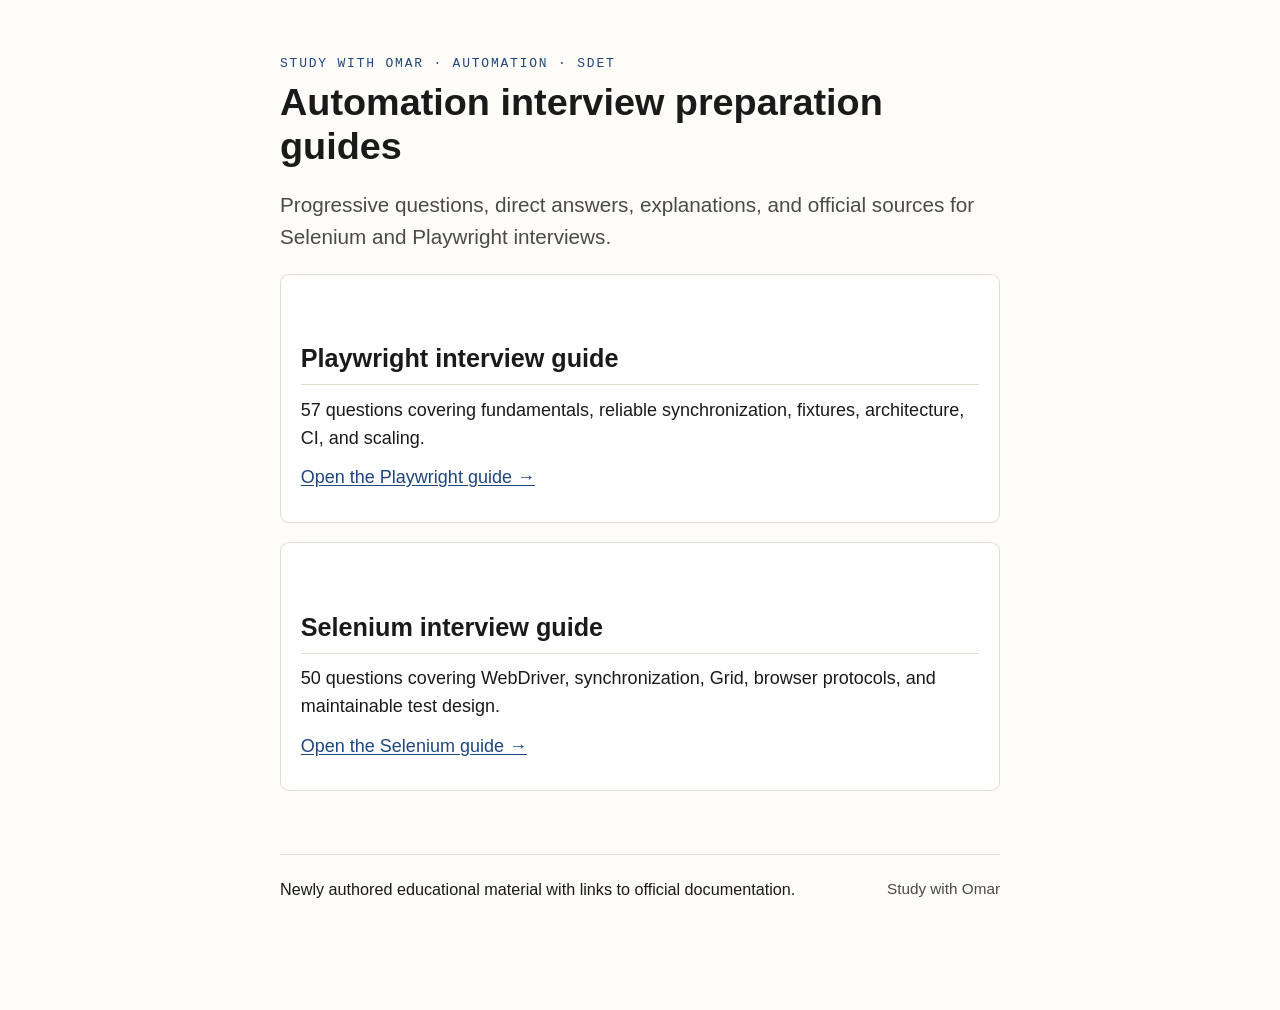
<file: index.html>
<!doctype html>
<html lang="en">
<head>
  <meta charset="utf-8" />
  <meta name="viewport" content="width=device-width, initial-scale=1" />
  <meta name="description" content="Selenium and Playwright interview preparation guides for Automation and SDET engineers." />
  <title>Study with Omar · Automation Interview Guides</title>
  <link rel="icon" href="data:," />
  <link rel="stylesheet" href="assets/course.css" />
  <link rel="stylesheet" href="assets/interview.css" />
</head>
<body>
<main class="page">
  <p class="eyebrow">Study with Omar · Automation · SDET</p>
  <h1>Automation interview preparation guides</h1>
  <p class="lede">
    Progressive questions, direct answers, explanations, and official sources
    for Selenium and Playwright interviews.
  </p>

  <article class="qa">
    <h2>Playwright interview guide</h2>
    <p>57 questions covering fundamentals, reliable synchronization, fixtures, architecture, CI, and scaling.</p>
    <p><a href="playwright-interview-guide.html">Open the Playwright guide →</a></p>
  </article>

  <article class="qa">
    <h2>Selenium interview guide</h2>
    <p>50 questions covering WebDriver, synchronization, Grid, browser protocols, and maintainable test design.</p>
    <p><a href="selenium-interview-guide.html">Open the Selenium guide →</a></p>
  </article>

  <nav class="lesson-nav">
    <span>Newly authored educational material with links to official documentation.</span>
    <span class="fine">Study with Omar</span>
  </nav>
</main>
</body>
</html>
</file>
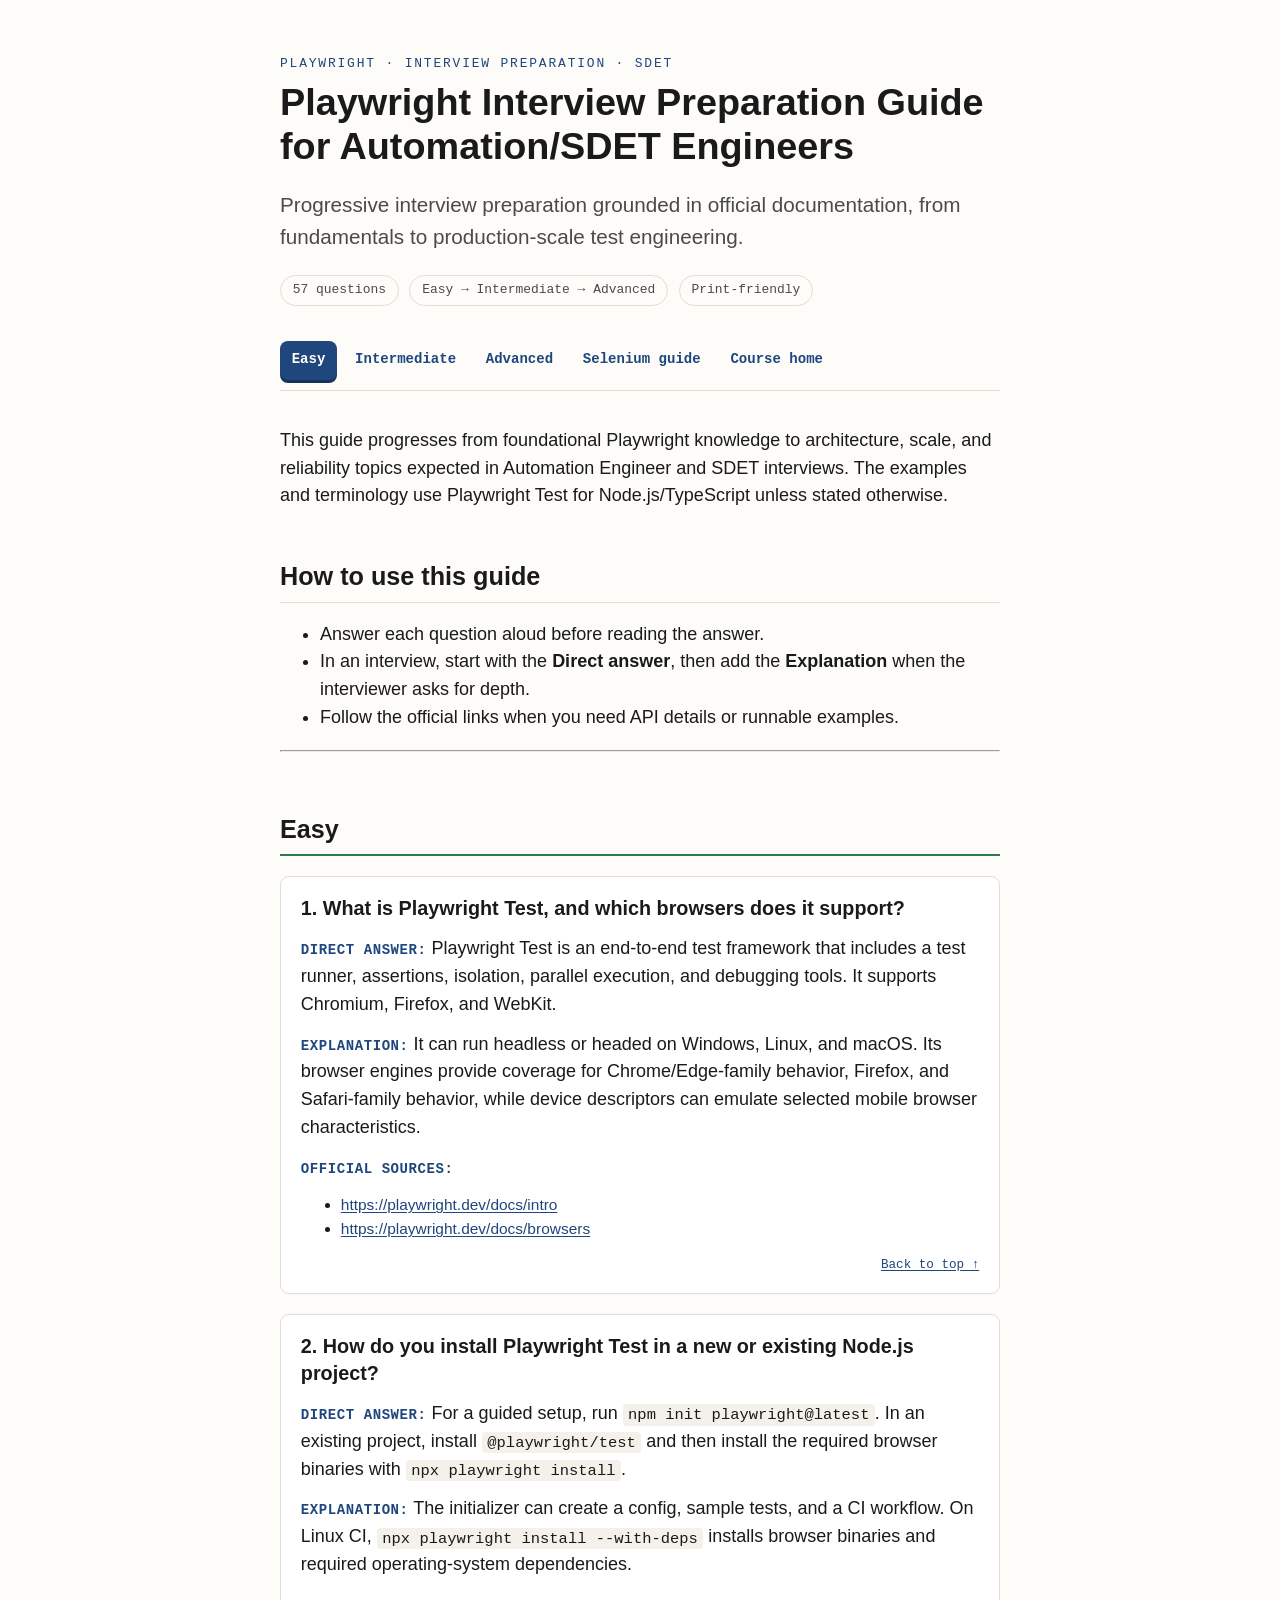
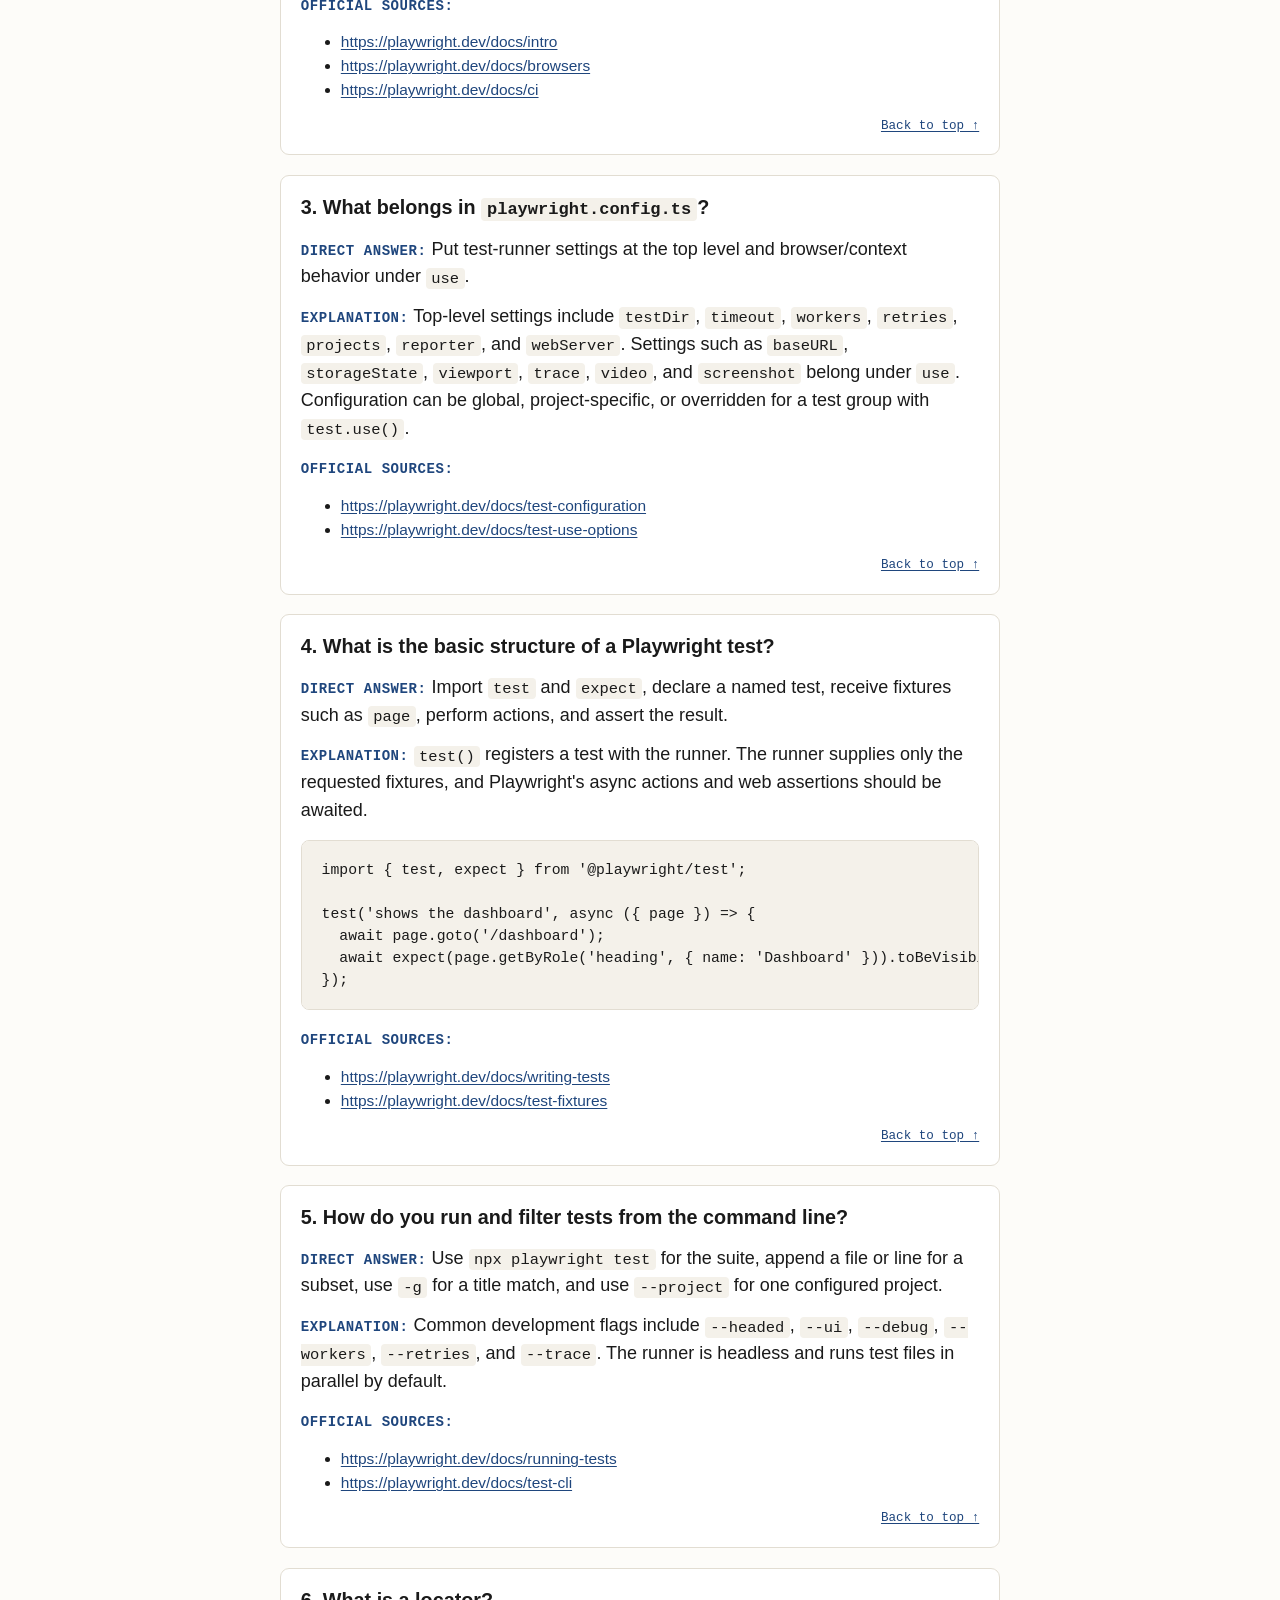
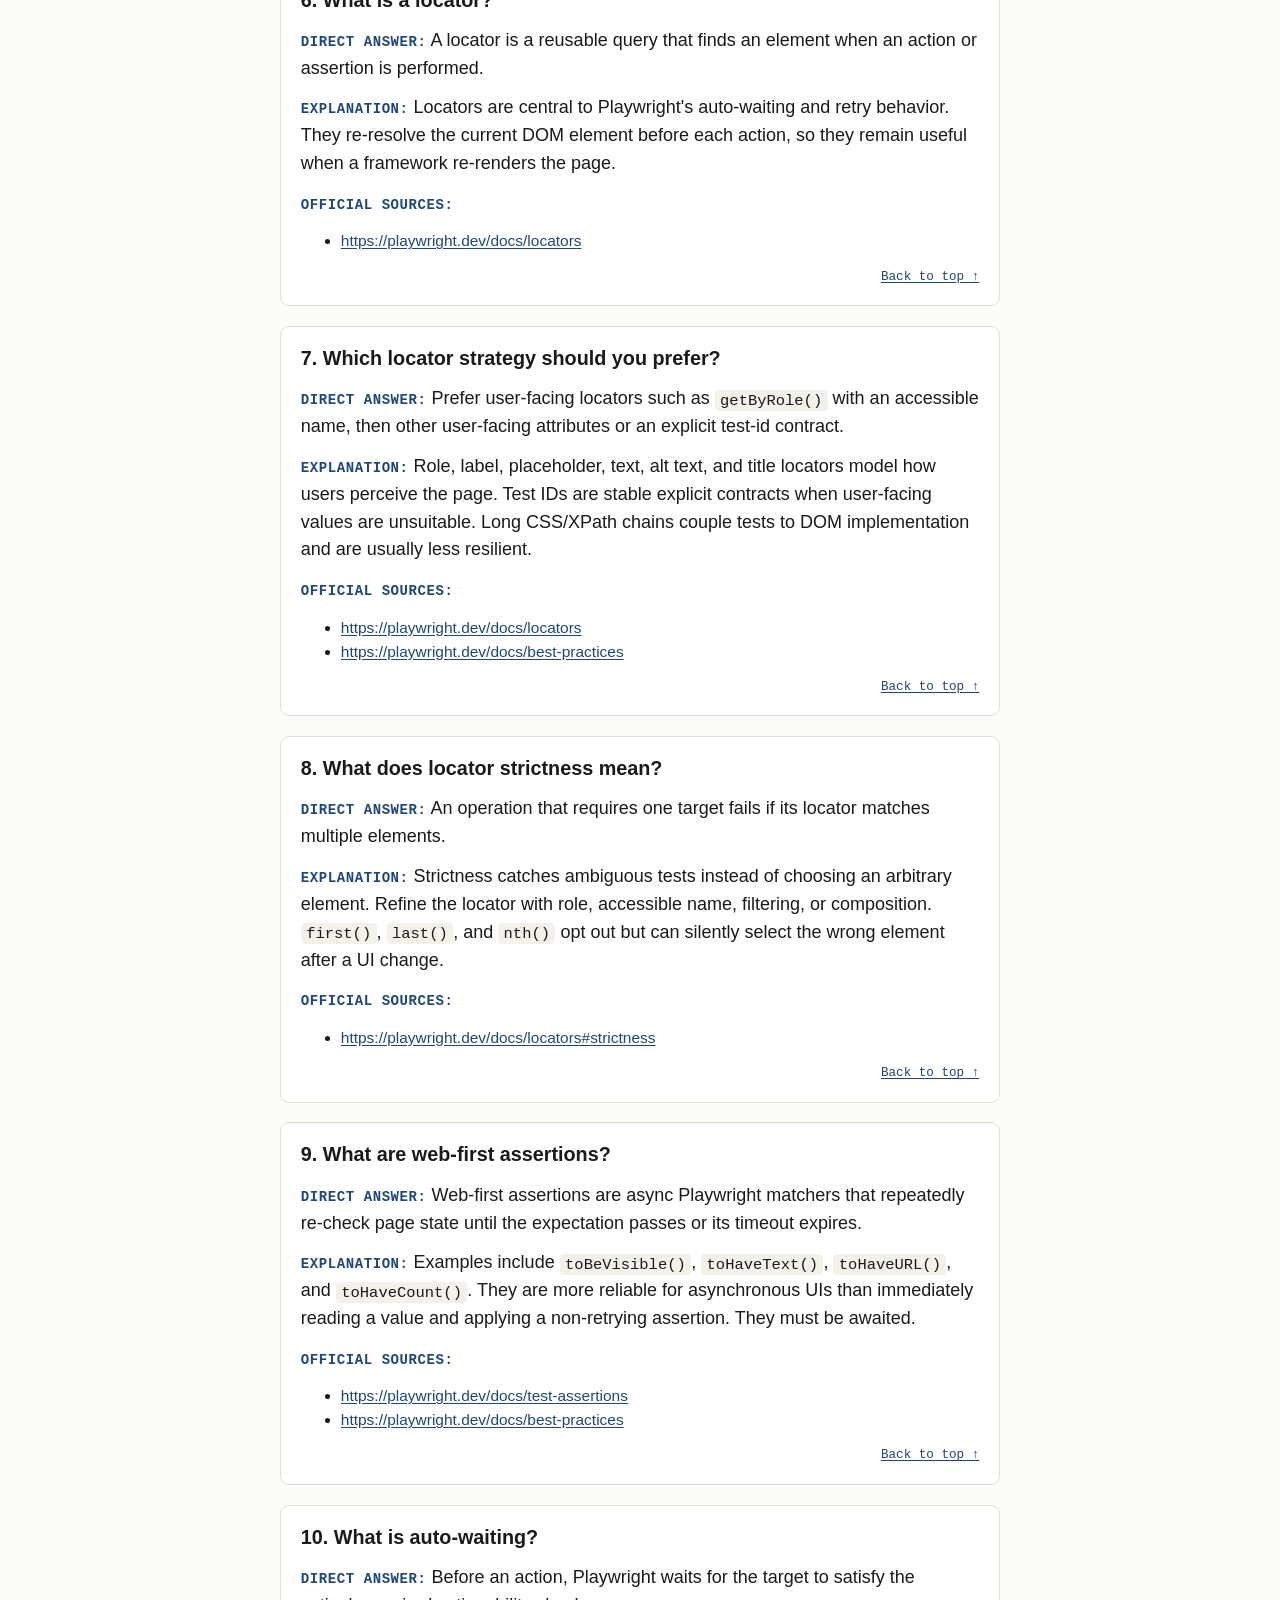
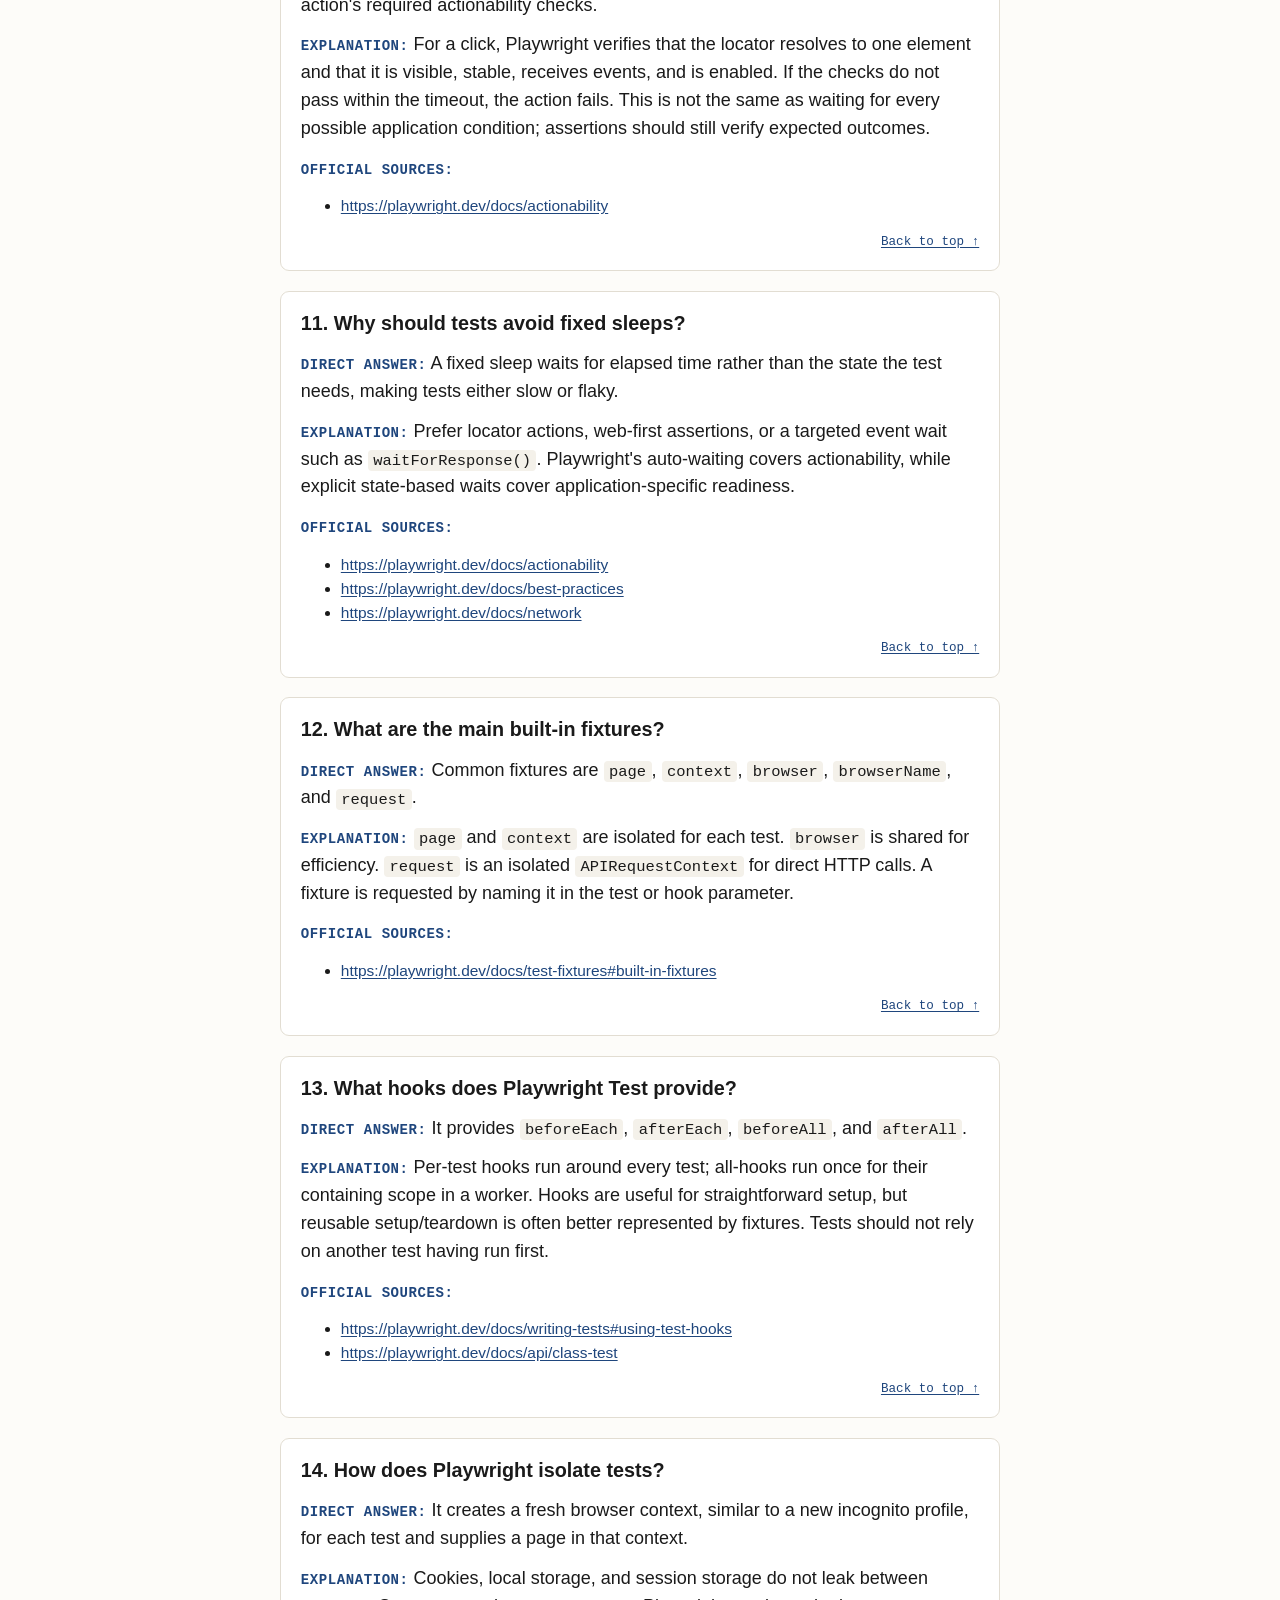
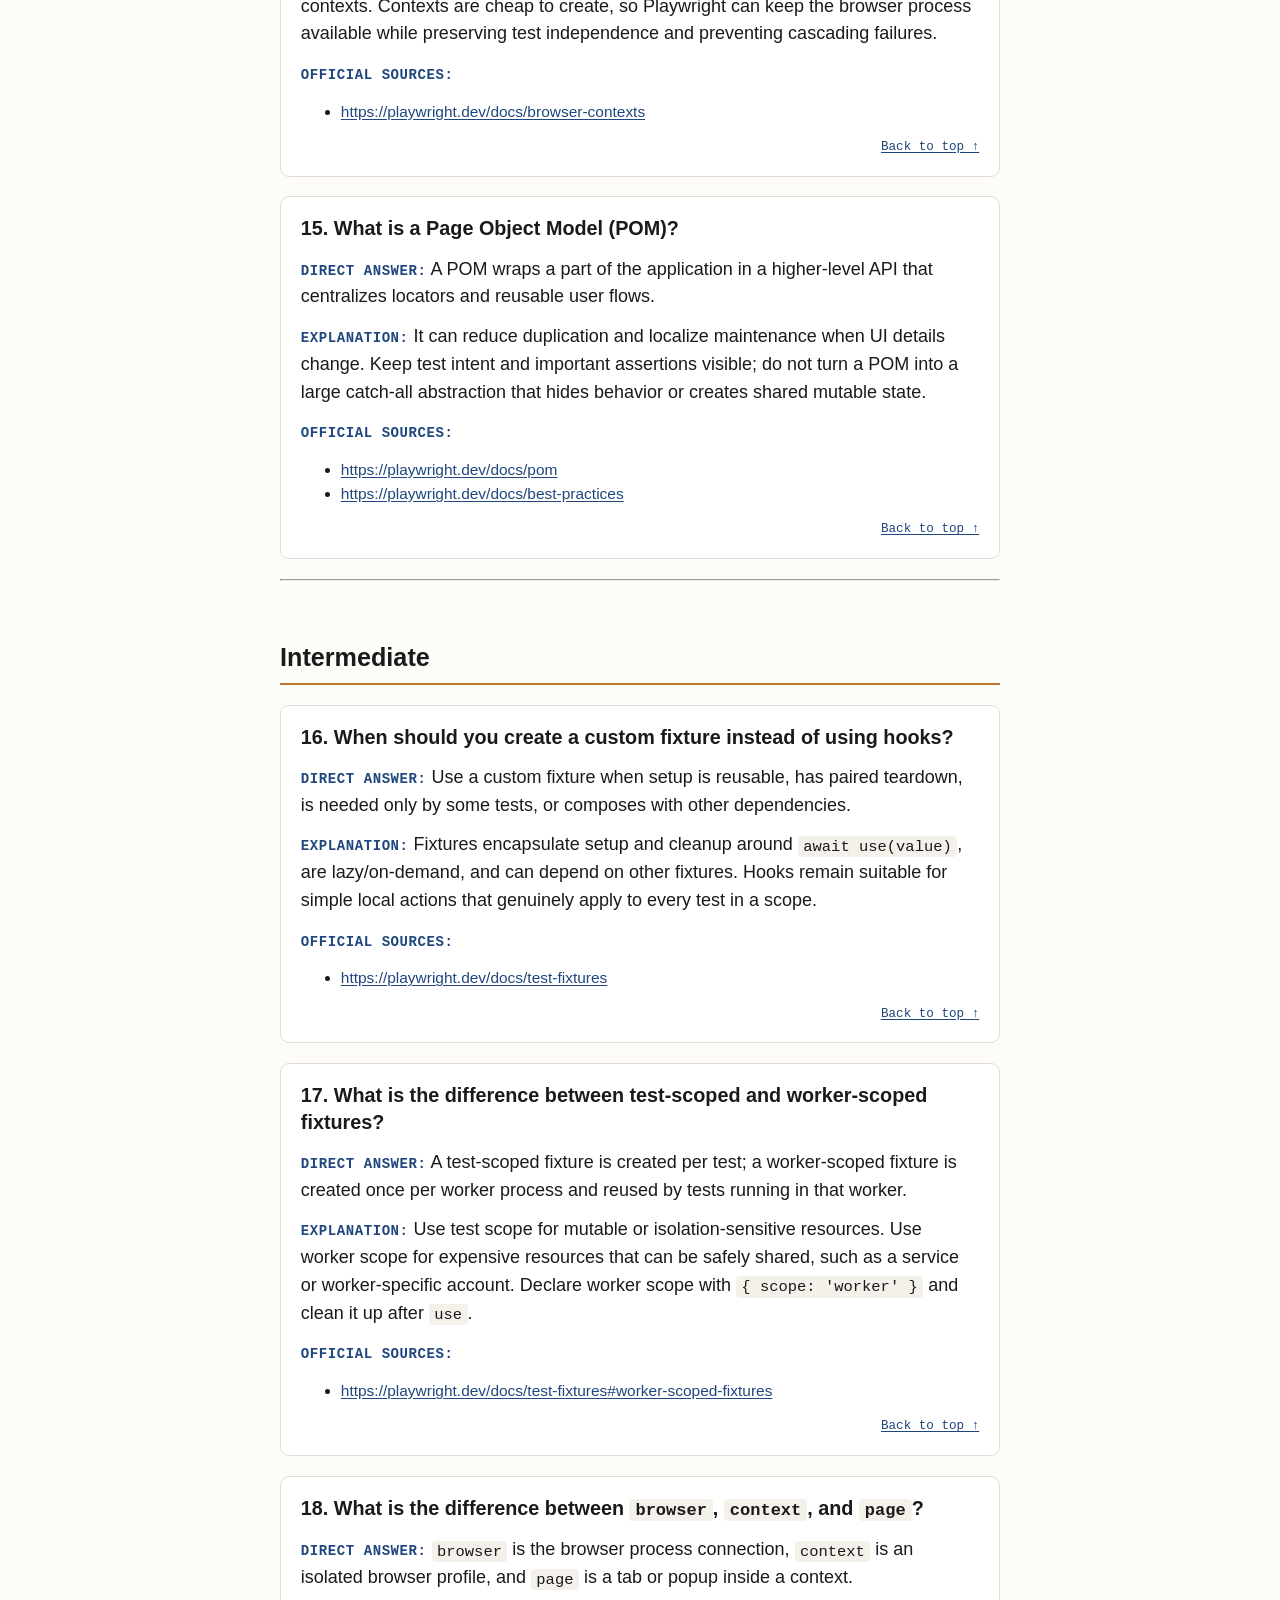
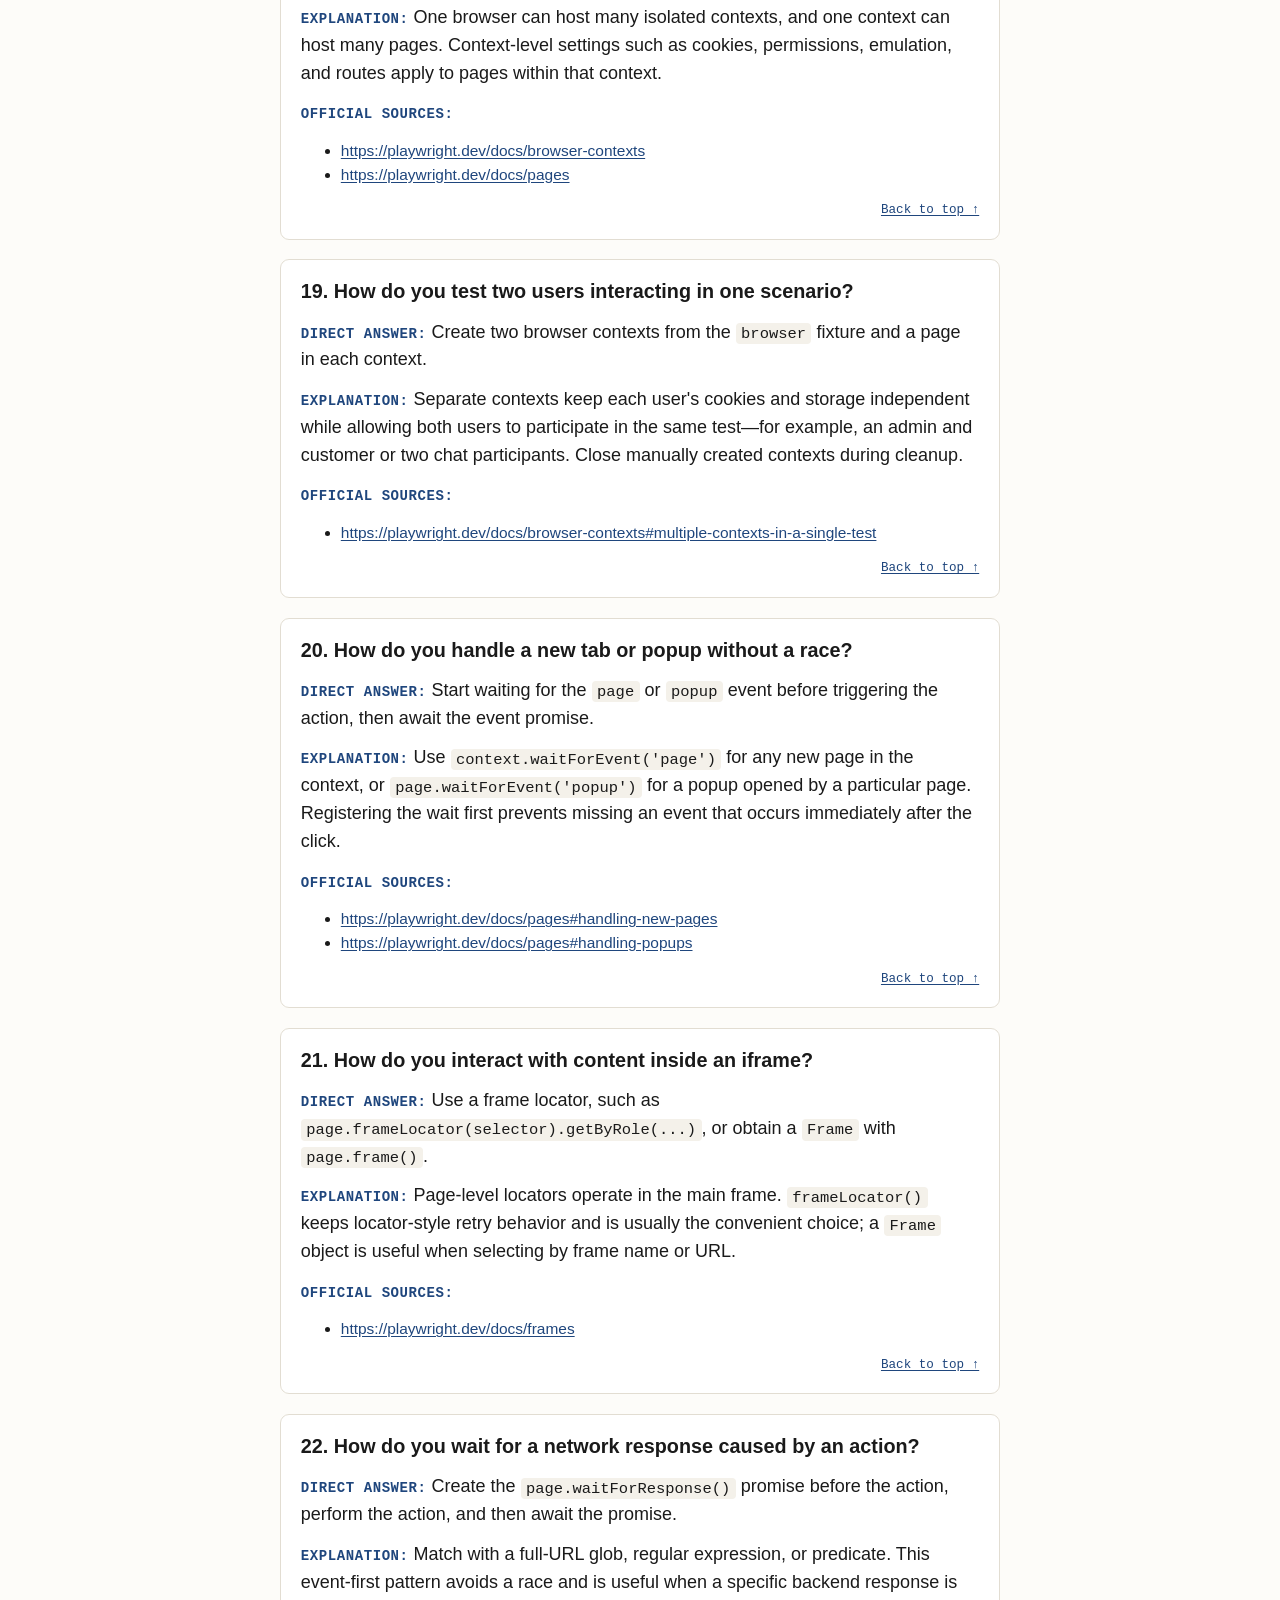
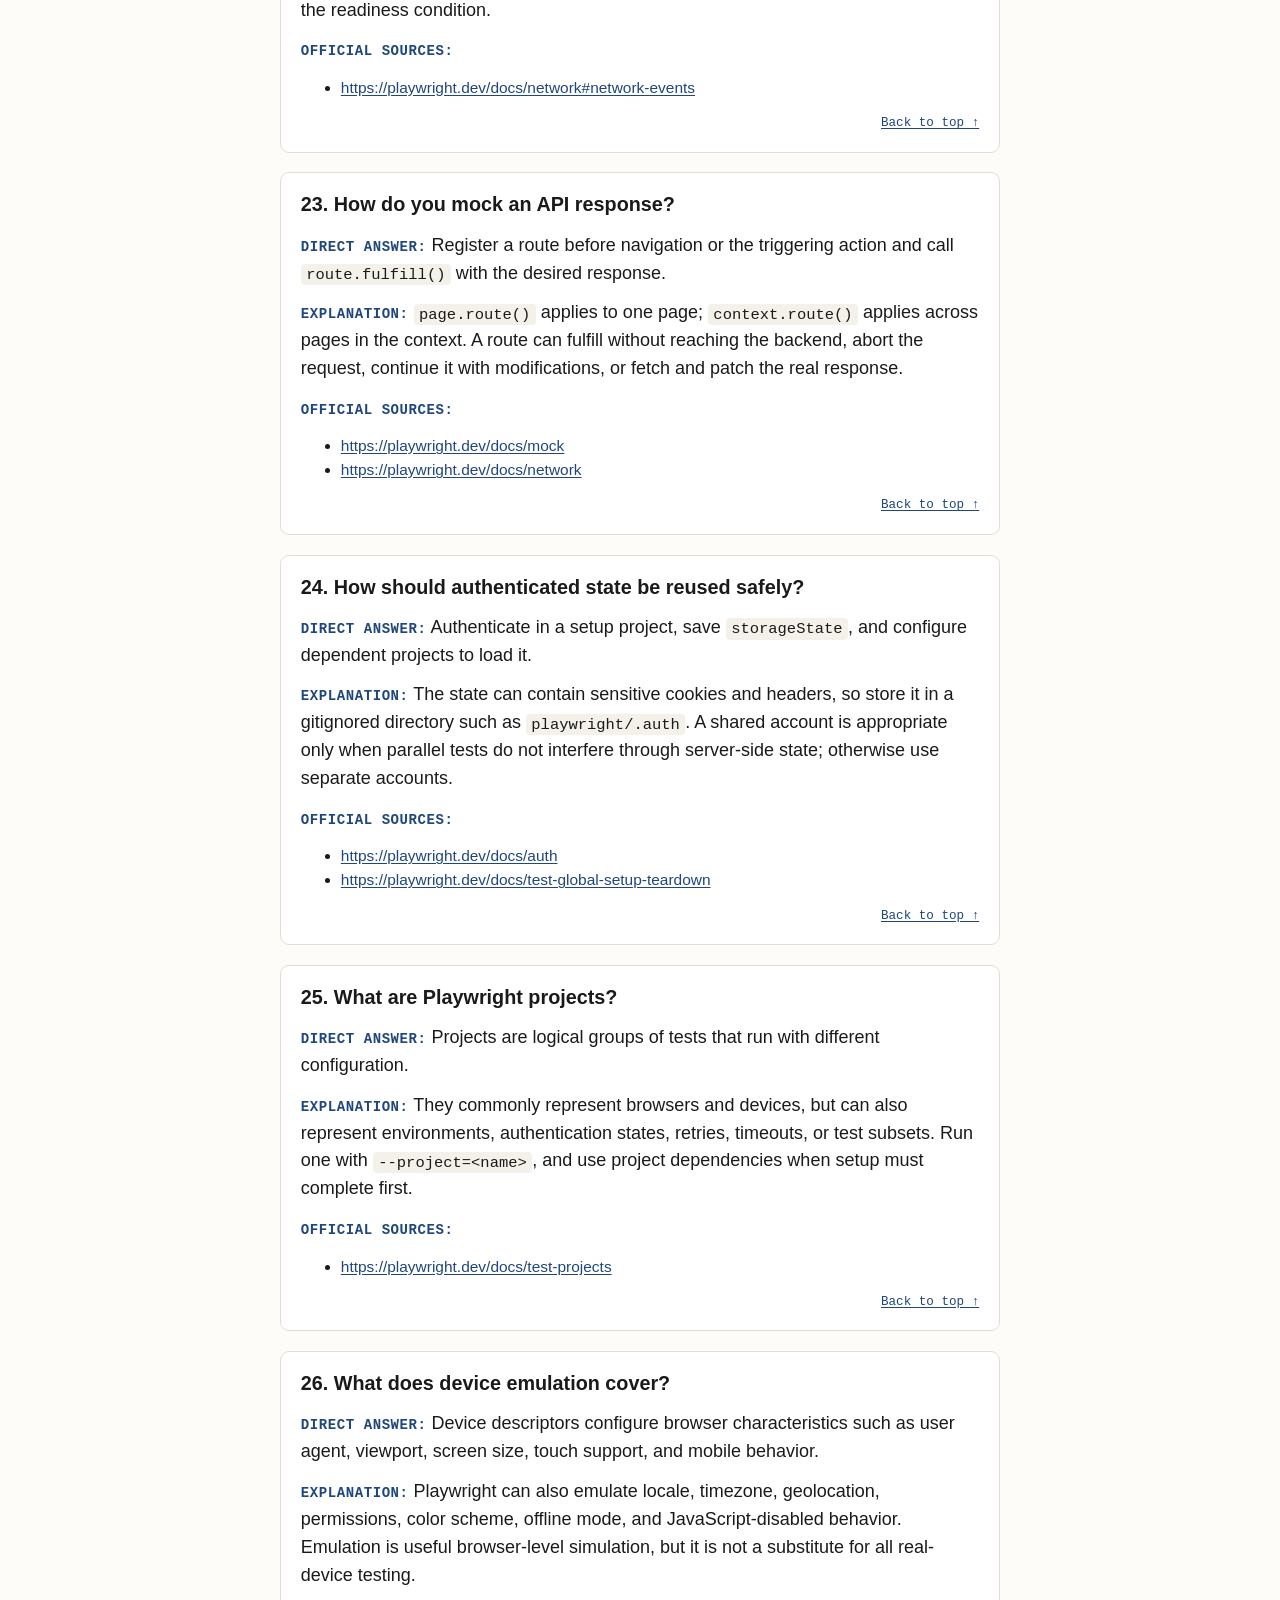
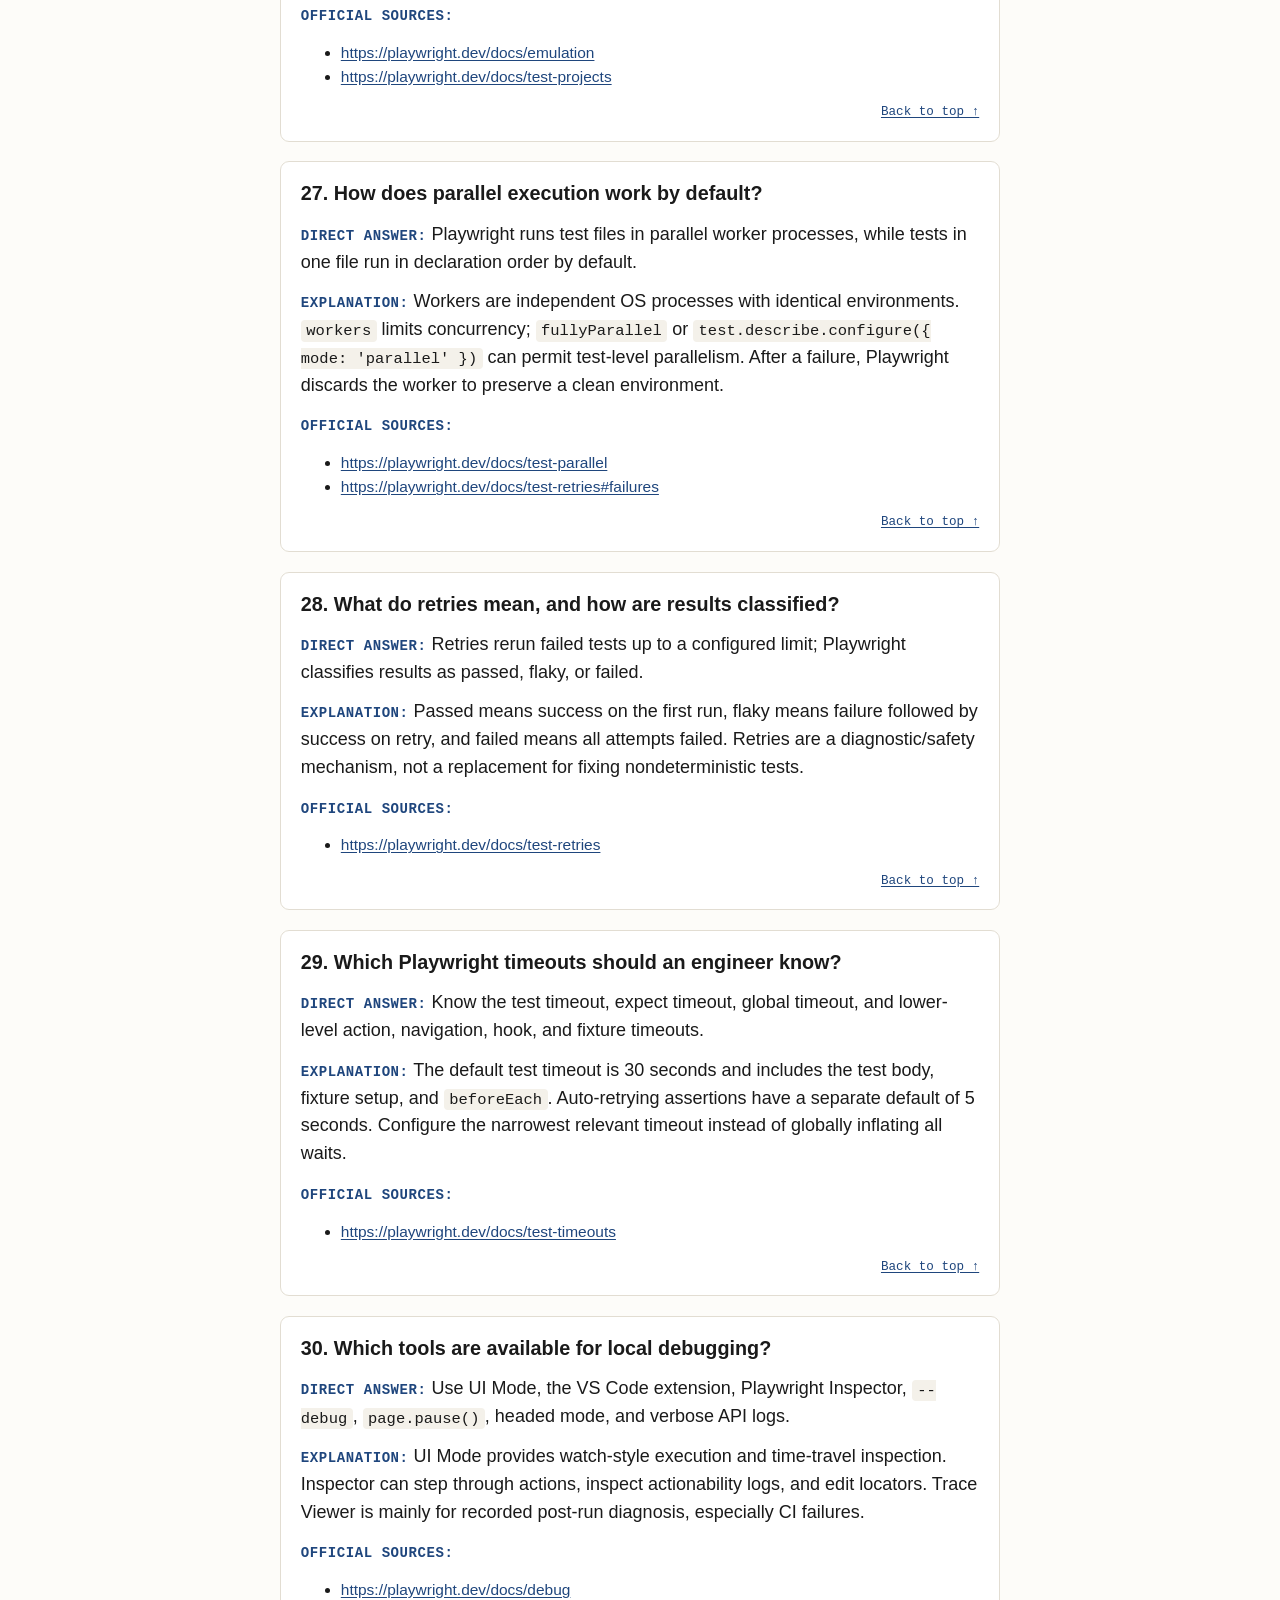
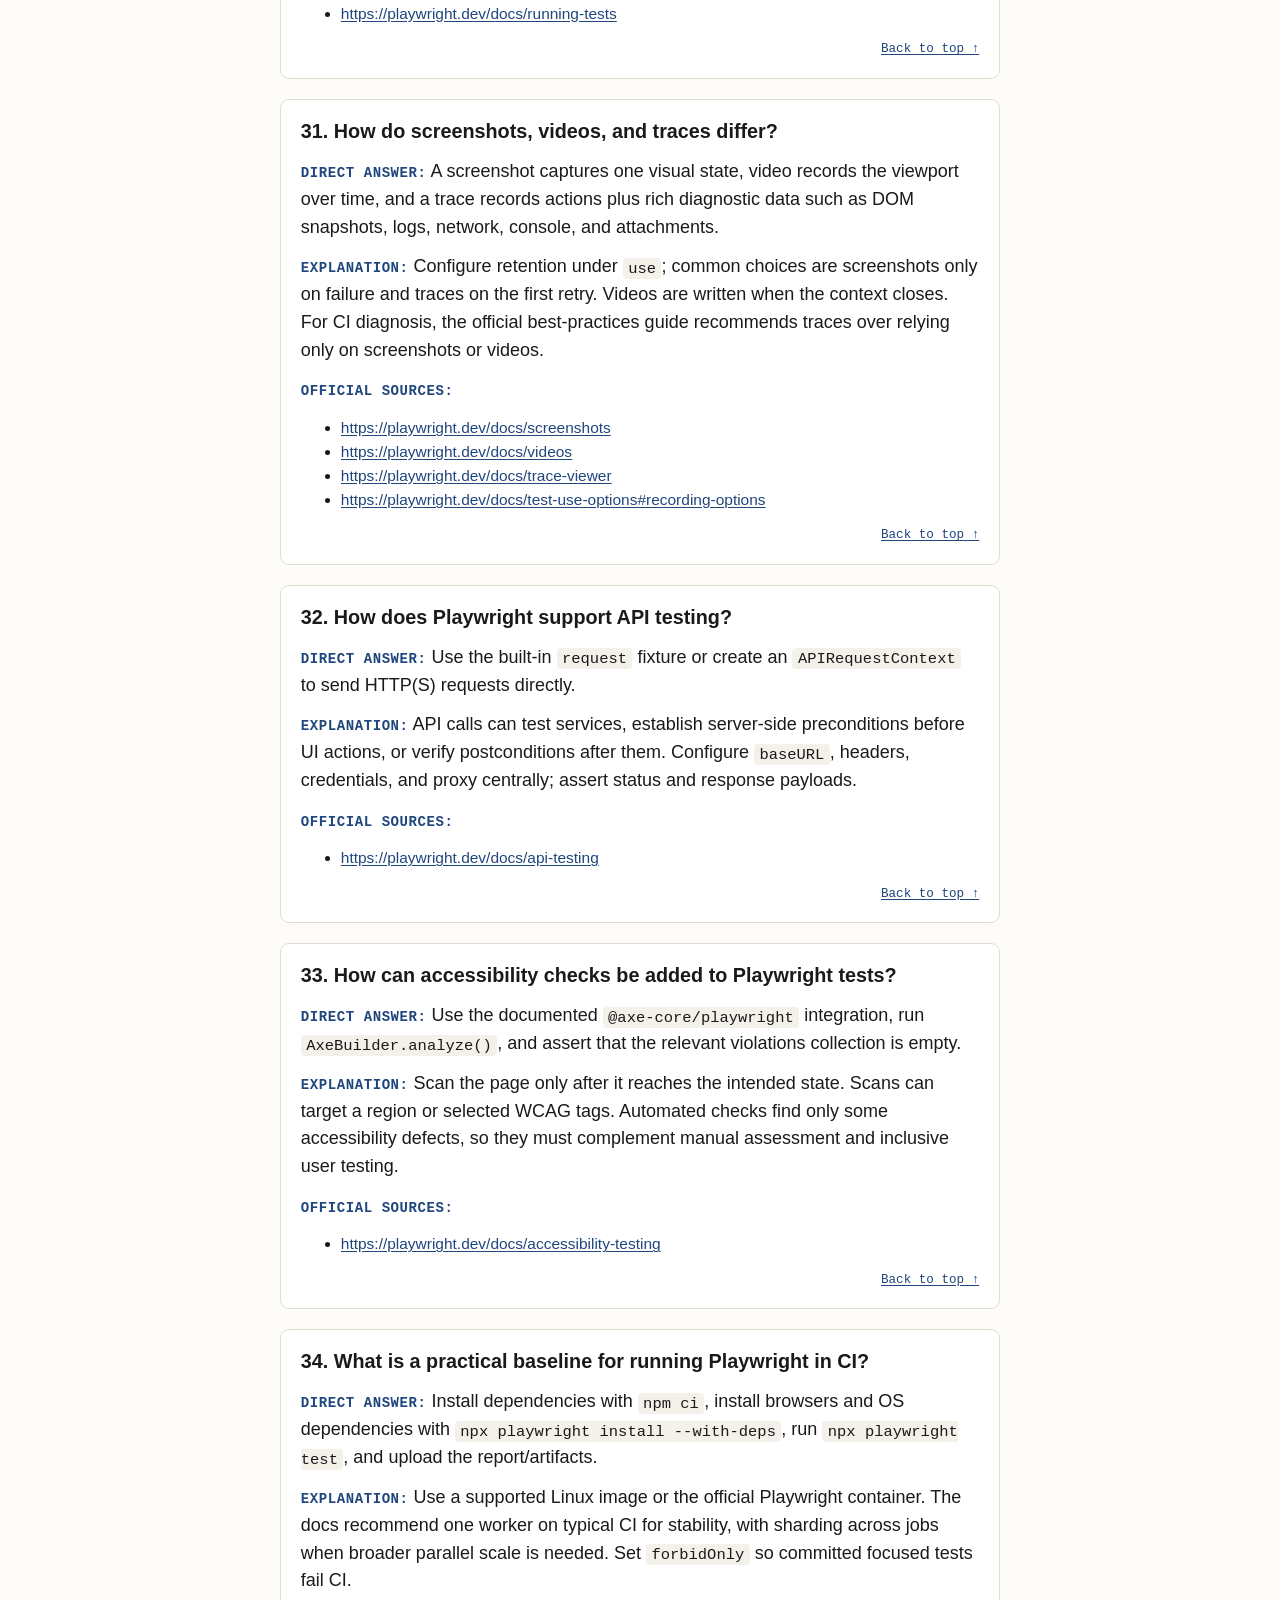
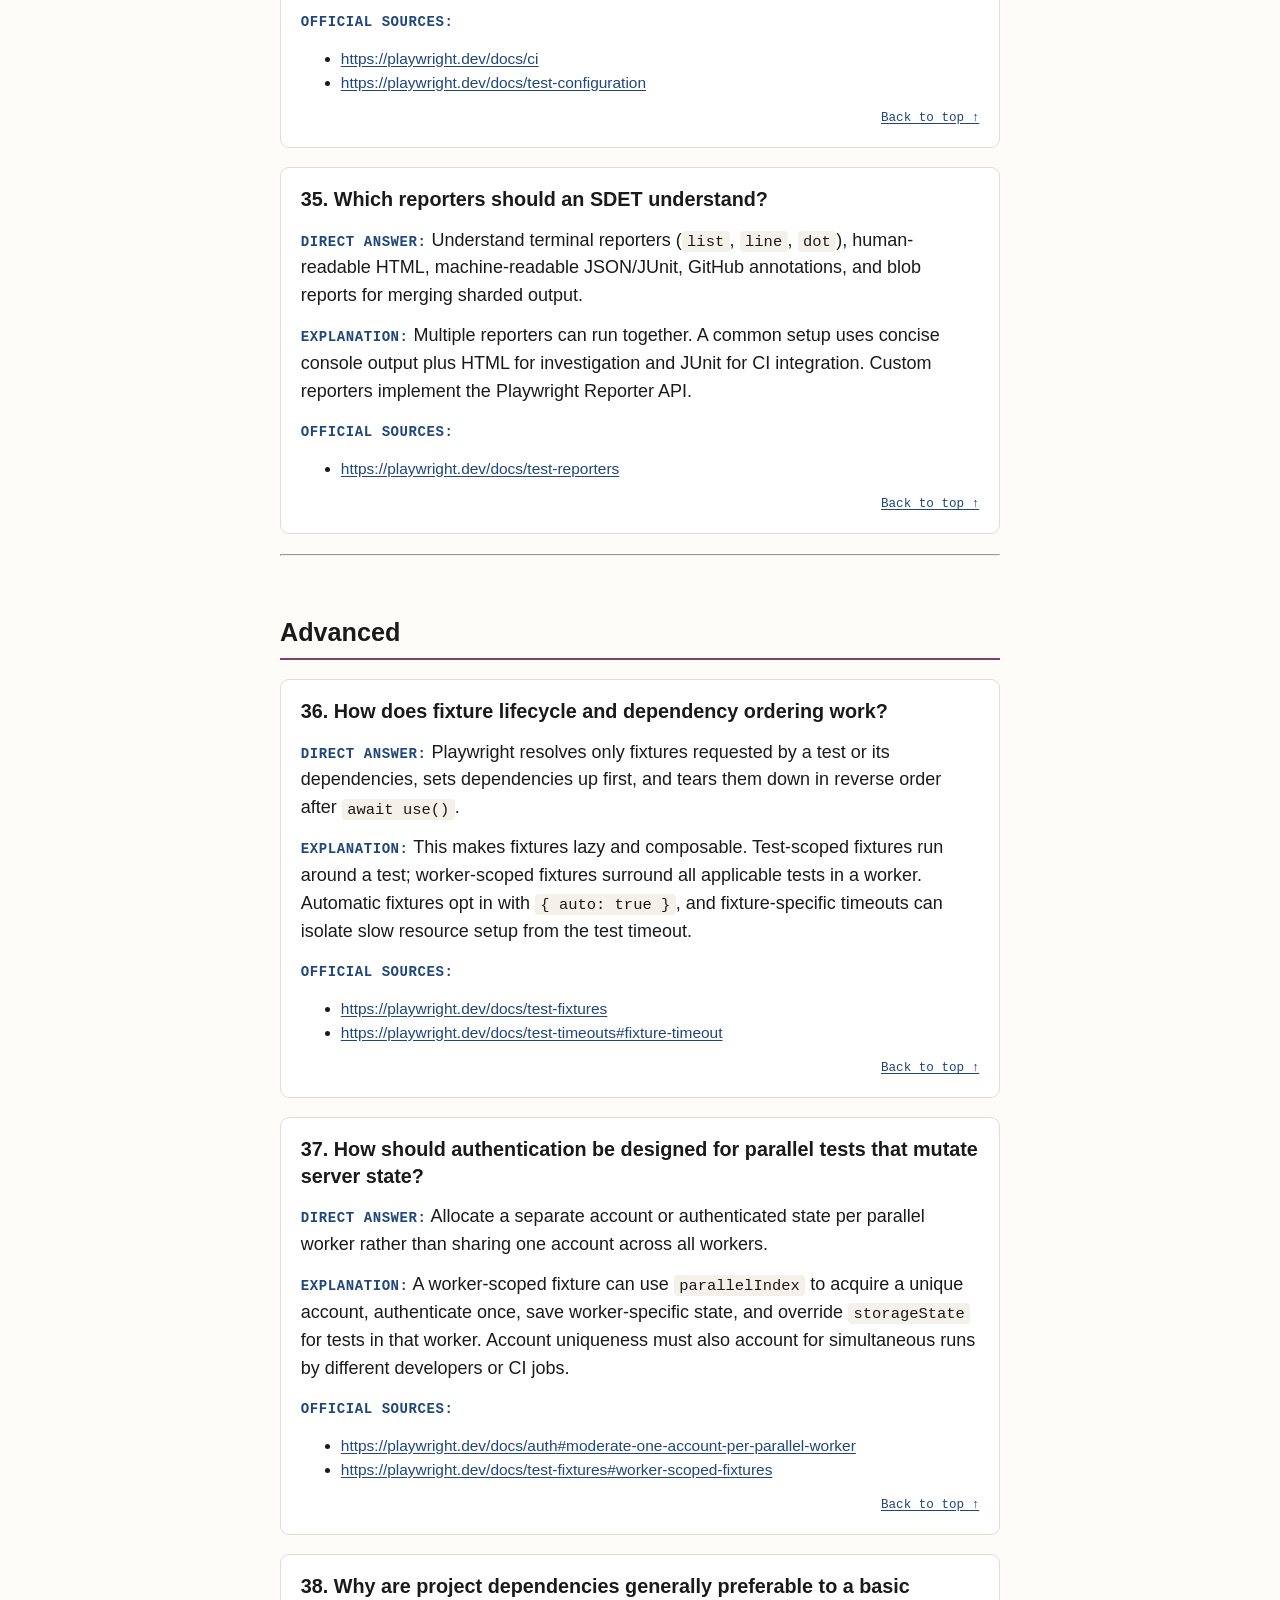
<file: playwright-interview-guide.html>
<!doctype html>
<html lang="en">
<head>
  <meta charset="utf-8" />
  <meta name="viewport" content="width=device-width, initial-scale=1" />
  <meta name="description" content="Playwright Interview Preparation Guide for Automation/SDET Engineers: progressive questions, answers, explanations, and official sources." />
  <title>Playwright Interview Preparation Guide for Automation/SDET Engineers</title>
  <link rel="icon" href="data:," />
  <link rel="stylesheet" href="assets/course.css?v=20260711-2" />
  <link rel="stylesheet" href="assets/interview.css?v=20260711-2" />
</head>
<body>
<main class="page" id="top">
  <p class="eyebrow">Playwright · Interview preparation · SDET</p>
  <h1>Playwright Interview Preparation Guide for Automation/SDET Engineers</h1>
  <p class="lede">Progressive interview preparation grounded in official documentation, from fundamentals to production-scale test engineering.</p>
  <div class="guide-meta">
    <span>57 questions</span>
    <span>Easy → Intermediate → Advanced</span>
    <span>Print-friendly</span>
  </div>
  <nav class="guide-nav" aria-label="Guide navigation">
    <a href="#easy" data-level="easy">Easy</a>
    <a href="#intermediate" data-level="intermediate">Intermediate</a>
    <a href="#advanced" data-level="advanced">Advanced</a>
    <a href="selenium-interview-guide.html">Selenium guide</a>
    <a href="index.html">Course home</a>
  </nav>
<p>This guide progresses from foundational Playwright knowledge to architecture, scale, and reliability topics expected in Automation Engineer and SDET interviews. The examples and terminology use Playwright Test for Node.js/TypeScript unless stated otherwise.</p>
<h2 id="how-to-use-this-guide">How to use this guide</h2>
<ul>
<li>Answer each question aloud before reading the answer.</li>
<li>In an interview, start with the <strong>Direct answer</strong>, then add the <strong>Explanation</strong> when the interviewer asks for depth.</li>
<li>Follow the official links when you need API details or runnable examples.</li>
</ul>
<hr />
<h2 id="easy" class="level-heading">Easy</h2>
<article class="qa" id="1-what-is-playwright-test-and-which-browsers-does-it-support">
<h3>1. What is Playwright Test, and which browsers does it support?</h3>
<p><strong class="answer-label">Direct answer:</strong> Playwright Test is an end-to-end test framework that includes a test runner, assertions, isolation, parallel execution, and debugging tools. It supports Chromium, Firefox, and WebKit.</p>
<p><strong class="answer-label">Explanation:</strong> It can run headless or headed on Windows, Linux, and macOS. Its browser engines provide coverage for Chrome/Edge-family behavior, Firefox, and Safari-family behavior, while device descriptors can emulate selected mobile browser characteristics.</p>
<p><strong class="answer-label">Official sources:</strong></p>
<ul class="source-list">
<li><a href="https://playwright.dev/docs/intro" target="_blank" rel="noopener">https://playwright.dev/docs/intro</a></li>
<li><a href="https://playwright.dev/docs/browsers" target="_blank" rel="noopener">https://playwright.dev/docs/browsers</a></li>
</ul>
<a class="back-to-top" href="#top">Back to top ↑</a>
</article>
<article class="qa" id="2-how-do-you-install-playwright-test-in-a-new-or-existing-node-js-project">
<h3>2. How do you install Playwright Test in a new or existing Node.js project?</h3>
<p><strong class="answer-label">Direct answer:</strong> For a guided setup, run <code>npm init playwright@latest</code>. In an existing project, install <code>@playwright/test</code> and then install the required browser binaries with <code>npx playwright install</code>.</p>
<p><strong class="answer-label">Explanation:</strong> The initializer can create a config, sample tests, and a CI workflow. On Linux CI, <code>npx playwright install --with-deps</code> installs browser binaries and required operating-system dependencies.</p>
<p><strong class="answer-label">Official sources:</strong></p>
<ul class="source-list">
<li><a href="https://playwright.dev/docs/intro" target="_blank" rel="noopener">https://playwright.dev/docs/intro</a></li>
<li><a href="https://playwright.dev/docs/browsers" target="_blank" rel="noopener">https://playwright.dev/docs/browsers</a></li>
<li><a href="https://playwright.dev/docs/ci" target="_blank" rel="noopener">https://playwright.dev/docs/ci</a></li>
</ul>
<a class="back-to-top" href="#top">Back to top ↑</a>
</article>
<article class="qa" id="3-what-belongs-in-playwright-config-ts">
<h3>3. What belongs in <code>playwright.config.ts</code>?</h3>
<p><strong class="answer-label">Direct answer:</strong> Put test-runner settings at the top level and browser/context behavior under <code>use</code>.</p>
<p><strong class="answer-label">Explanation:</strong> Top-level settings include <code>testDir</code>, <code>timeout</code>, <code>workers</code>, <code>retries</code>, <code>projects</code>, <code>reporter</code>, and <code>webServer</code>. Settings such as <code>baseURL</code>, <code>storageState</code>, <code>viewport</code>, <code>trace</code>, <code>video</code>, and <code>screenshot</code> belong under <code>use</code>. Configuration can be global, project-specific, or overridden for a test group with <code>test.use()</code>.</p>
<p><strong class="answer-label">Official sources:</strong></p>
<ul class="source-list">
<li><a href="https://playwright.dev/docs/test-configuration" target="_blank" rel="noopener">https://playwright.dev/docs/test-configuration</a></li>
<li><a href="https://playwright.dev/docs/test-use-options" target="_blank" rel="noopener">https://playwright.dev/docs/test-use-options</a></li>
</ul>
<a class="back-to-top" href="#top">Back to top ↑</a>
</article>
<article class="qa" id="4-what-is-the-basic-structure-of-a-playwright-test">
<h3>4. What is the basic structure of a Playwright test?</h3>
<p><strong class="answer-label">Direct answer:</strong> Import <code>test</code> and <code>expect</code>, declare a named test, receive fixtures such as <code>page</code>, perform actions, and assert the result.</p>
<p><strong class="answer-label">Explanation:</strong> <code>test()</code> registers a test with the runner. The runner supplies only the requested fixtures, and Playwright's async actions and web assertions should be awaited.</p>
<pre><code class="language-ts">import { test, expect } from &#x27;@playwright/test&#x27;;

test(&#x27;shows the dashboard&#x27;, async ({ page }) =&gt; {
  await page.goto(&#x27;/dashboard&#x27;);
  await expect(page.getByRole(&#x27;heading&#x27;, { name: &#x27;Dashboard&#x27; })).toBeVisible();
});</code></pre>
<p><strong class="answer-label">Official sources:</strong></p>
<ul class="source-list">
<li><a href="https://playwright.dev/docs/writing-tests" target="_blank" rel="noopener">https://playwright.dev/docs/writing-tests</a></li>
<li><a href="https://playwright.dev/docs/test-fixtures" target="_blank" rel="noopener">https://playwright.dev/docs/test-fixtures</a></li>
</ul>
<a class="back-to-top" href="#top">Back to top ↑</a>
</article>
<article class="qa" id="5-how-do-you-run-and-filter-tests-from-the-command-line">
<h3>5. How do you run and filter tests from the command line?</h3>
<p><strong class="answer-label">Direct answer:</strong> Use <code>npx playwright test</code> for the suite, append a file or line for a subset, use <code>-g</code> for a title match, and use <code>--project</code> for one configured project.</p>
<p><strong class="answer-label">Explanation:</strong> Common development flags include <code>--headed</code>, <code>--ui</code>, <code>--debug</code>, <code>--workers</code>, <code>--retries</code>, and <code>--trace</code>. The runner is headless and runs test files in parallel by default.</p>
<p><strong class="answer-label">Official sources:</strong></p>
<ul class="source-list">
<li><a href="https://playwright.dev/docs/running-tests" target="_blank" rel="noopener">https://playwright.dev/docs/running-tests</a></li>
<li><a href="https://playwright.dev/docs/test-cli" target="_blank" rel="noopener">https://playwright.dev/docs/test-cli</a></li>
</ul>
<a class="back-to-top" href="#top">Back to top ↑</a>
</article>
<article class="qa" id="6-what-is-a-locator">
<h3>6. What is a locator?</h3>
<p><strong class="answer-label">Direct answer:</strong> A locator is a reusable query that finds an element when an action or assertion is performed.</p>
<p><strong class="answer-label">Explanation:</strong> Locators are central to Playwright's auto-waiting and retry behavior. They re-resolve the current DOM element before each action, so they remain useful when a framework re-renders the page.</p>
<p><strong class="answer-label">Official sources:</strong></p>
<ul class="source-list">
<li><a href="https://playwright.dev/docs/locators" target="_blank" rel="noopener">https://playwright.dev/docs/locators</a></li>
</ul>
<a class="back-to-top" href="#top">Back to top ↑</a>
</article>
<article class="qa" id="7-which-locator-strategy-should-you-prefer">
<h3>7. Which locator strategy should you prefer?</h3>
<p><strong class="answer-label">Direct answer:</strong> Prefer user-facing locators such as <code>getByRole()</code> with an accessible name, then other user-facing attributes or an explicit test-id contract.</p>
<p><strong class="answer-label">Explanation:</strong> Role, label, placeholder, text, alt text, and title locators model how users perceive the page. Test IDs are stable explicit contracts when user-facing values are unsuitable. Long CSS/XPath chains couple tests to DOM implementation and are usually less resilient.</p>
<p><strong class="answer-label">Official sources:</strong></p>
<ul class="source-list">
<li><a href="https://playwright.dev/docs/locators" target="_blank" rel="noopener">https://playwright.dev/docs/locators</a></li>
<li><a href="https://playwright.dev/docs/best-practices" target="_blank" rel="noopener">https://playwright.dev/docs/best-practices</a></li>
</ul>
<a class="back-to-top" href="#top">Back to top ↑</a>
</article>
<article class="qa" id="8-what-does-locator-strictness-mean">
<h3>8. What does locator strictness mean?</h3>
<p><strong class="answer-label">Direct answer:</strong> An operation that requires one target fails if its locator matches multiple elements.</p>
<p><strong class="answer-label">Explanation:</strong> Strictness catches ambiguous tests instead of choosing an arbitrary element. Refine the locator with role, accessible name, filtering, or composition. <code>first()</code>, <code>last()</code>, and <code>nth()</code> opt out but can silently select the wrong element after a UI change.</p>
<p><strong class="answer-label">Official sources:</strong></p>
<ul class="source-list">
<li><a href="https://playwright.dev/docs/locators#strictness" target="_blank" rel="noopener">https://playwright.dev/docs/locators#strictness</a></li>
</ul>
<a class="back-to-top" href="#top">Back to top ↑</a>
</article>
<article class="qa" id="9-what-are-web-first-assertions">
<h3>9. What are web-first assertions?</h3>
<p><strong class="answer-label">Direct answer:</strong> Web-first assertions are async Playwright matchers that repeatedly re-check page state until the expectation passes or its timeout expires.</p>
<p><strong class="answer-label">Explanation:</strong> Examples include <code>toBeVisible()</code>, <code>toHaveText()</code>, <code>toHaveURL()</code>, and <code>toHaveCount()</code>. They are more reliable for asynchronous UIs than immediately reading a value and applying a non-retrying assertion. They must be awaited.</p>
<p><strong class="answer-label">Official sources:</strong></p>
<ul class="source-list">
<li><a href="https://playwright.dev/docs/test-assertions" target="_blank" rel="noopener">https://playwright.dev/docs/test-assertions</a></li>
<li><a href="https://playwright.dev/docs/best-practices" target="_blank" rel="noopener">https://playwright.dev/docs/best-practices</a></li>
</ul>
<a class="back-to-top" href="#top">Back to top ↑</a>
</article>
<article class="qa" id="10-what-is-auto-waiting">
<h3>10. What is auto-waiting?</h3>
<p><strong class="answer-label">Direct answer:</strong> Before an action, Playwright waits for the target to satisfy the action's required actionability checks.</p>
<p><strong class="answer-label">Explanation:</strong> For a click, Playwright verifies that the locator resolves to one element and that it is visible, stable, receives events, and is enabled. If the checks do not pass within the timeout, the action fails. This is not the same as waiting for every possible application condition; assertions should still verify expected outcomes.</p>
<p><strong class="answer-label">Official sources:</strong></p>
<ul class="source-list">
<li><a href="https://playwright.dev/docs/actionability" target="_blank" rel="noopener">https://playwright.dev/docs/actionability</a></li>
</ul>
<a class="back-to-top" href="#top">Back to top ↑</a>
</article>
<article class="qa" id="11-why-should-tests-avoid-fixed-sleeps">
<h3>11. Why should tests avoid fixed sleeps?</h3>
<p><strong class="answer-label">Direct answer:</strong> A fixed sleep waits for elapsed time rather than the state the test needs, making tests either slow or flaky.</p>
<p><strong class="answer-label">Explanation:</strong> Prefer locator actions, web-first assertions, or a targeted event wait such as <code>waitForResponse()</code>. Playwright's auto-waiting covers actionability, while explicit state-based waits cover application-specific readiness.</p>
<p><strong class="answer-label">Official sources:</strong></p>
<ul class="source-list">
<li><a href="https://playwright.dev/docs/actionability" target="_blank" rel="noopener">https://playwright.dev/docs/actionability</a></li>
<li><a href="https://playwright.dev/docs/best-practices" target="_blank" rel="noopener">https://playwright.dev/docs/best-practices</a></li>
<li><a href="https://playwright.dev/docs/network" target="_blank" rel="noopener">https://playwright.dev/docs/network</a></li>
</ul>
<a class="back-to-top" href="#top">Back to top ↑</a>
</article>
<article class="qa" id="12-what-are-the-main-built-in-fixtures">
<h3>12. What are the main built-in fixtures?</h3>
<p><strong class="answer-label">Direct answer:</strong> Common fixtures are <code>page</code>, <code>context</code>, <code>browser</code>, <code>browserName</code>, and <code>request</code>.</p>
<p><strong class="answer-label">Explanation:</strong> <code>page</code> and <code>context</code> are isolated for each test. <code>browser</code> is shared for efficiency. <code>request</code> is an isolated <code>APIRequestContext</code> for direct HTTP calls. A fixture is requested by naming it in the test or hook parameter.</p>
<p><strong class="answer-label">Official sources:</strong></p>
<ul class="source-list">
<li><a href="https://playwright.dev/docs/test-fixtures#built-in-fixtures" target="_blank" rel="noopener">https://playwright.dev/docs/test-fixtures#built-in-fixtures</a></li>
</ul>
<a class="back-to-top" href="#top">Back to top ↑</a>
</article>
<article class="qa" id="13-what-hooks-does-playwright-test-provide">
<h3>13. What hooks does Playwright Test provide?</h3>
<p><strong class="answer-label">Direct answer:</strong> It provides <code>beforeEach</code>, <code>afterEach</code>, <code>beforeAll</code>, and <code>afterAll</code>.</p>
<p><strong class="answer-label">Explanation:</strong> Per-test hooks run around every test; all-hooks run once for their containing scope in a worker. Hooks are useful for straightforward setup, but reusable setup/teardown is often better represented by fixtures. Tests should not rely on another test having run first.</p>
<p><strong class="answer-label">Official sources:</strong></p>
<ul class="source-list">
<li><a href="https://playwright.dev/docs/writing-tests#using-test-hooks" target="_blank" rel="noopener">https://playwright.dev/docs/writing-tests#using-test-hooks</a></li>
<li><a href="https://playwright.dev/docs/api/class-test" target="_blank" rel="noopener">https://playwright.dev/docs/api/class-test</a></li>
</ul>
<a class="back-to-top" href="#top">Back to top ↑</a>
</article>
<article class="qa" id="14-how-does-playwright-isolate-tests">
<h3>14. How does Playwright isolate tests?</h3>
<p><strong class="answer-label">Direct answer:</strong> It creates a fresh browser context, similar to a new incognito profile, for each test and supplies a page in that context.</p>
<p><strong class="answer-label">Explanation:</strong> Cookies, local storage, and session storage do not leak between contexts. Contexts are cheap to create, so Playwright can keep the browser process available while preserving test independence and preventing cascading failures.</p>
<p><strong class="answer-label">Official sources:</strong></p>
<ul class="source-list">
<li><a href="https://playwright.dev/docs/browser-contexts" target="_blank" rel="noopener">https://playwright.dev/docs/browser-contexts</a></li>
</ul>
<a class="back-to-top" href="#top">Back to top ↑</a>
</article>
<article class="qa" id="15-what-is-a-page-object-model-pom">
<h3>15. What is a Page Object Model (POM)?</h3>
<p><strong class="answer-label">Direct answer:</strong> A POM wraps a part of the application in a higher-level API that centralizes locators and reusable user flows.</p>
<p><strong class="answer-label">Explanation:</strong> It can reduce duplication and localize maintenance when UI details change. Keep test intent and important assertions visible; do not turn a POM into a large catch-all abstraction that hides behavior or creates shared mutable state.</p>
<p><strong class="answer-label">Official sources:</strong></p>
<ul class="source-list">
<li><a href="https://playwright.dev/docs/pom" target="_blank" rel="noopener">https://playwright.dev/docs/pom</a></li>
<li><a href="https://playwright.dev/docs/best-practices" target="_blank" rel="noopener">https://playwright.dev/docs/best-practices</a></li>
</ul>
<a class="back-to-top" href="#top">Back to top ↑</a>
</article>
<hr />
<h2 id="intermediate" class="level-heading">Intermediate</h2>
<article class="qa" id="16-when-should-you-create-a-custom-fixture-instead-of-using-hooks">
<h3>16. When should you create a custom fixture instead of using hooks?</h3>
<p><strong class="answer-label">Direct answer:</strong> Use a custom fixture when setup is reusable, has paired teardown, is needed only by some tests, or composes with other dependencies.</p>
<p><strong class="answer-label">Explanation:</strong> Fixtures encapsulate setup and cleanup around <code>await use(value)</code>, are lazy/on-demand, and can depend on other fixtures. Hooks remain suitable for simple local actions that genuinely apply to every test in a scope.</p>
<p><strong class="answer-label">Official sources:</strong></p>
<ul class="source-list">
<li><a href="https://playwright.dev/docs/test-fixtures" target="_blank" rel="noopener">https://playwright.dev/docs/test-fixtures</a></li>
</ul>
<a class="back-to-top" href="#top">Back to top ↑</a>
</article>
<article class="qa" id="17-what-is-the-difference-between-test-scoped-and-worker-scoped-fixtures">
<h3>17. What is the difference between test-scoped and worker-scoped fixtures?</h3>
<p><strong class="answer-label">Direct answer:</strong> A test-scoped fixture is created per test; a worker-scoped fixture is created once per worker process and reused by tests running in that worker.</p>
<p><strong class="answer-label">Explanation:</strong> Use test scope for mutable or isolation-sensitive resources. Use worker scope for expensive resources that can be safely shared, such as a service or worker-specific account. Declare worker scope with <code>{ scope: &#x27;worker&#x27; }</code> and clean it up after <code>use</code>.</p>
<p><strong class="answer-label">Official sources:</strong></p>
<ul class="source-list">
<li><a href="https://playwright.dev/docs/test-fixtures#worker-scoped-fixtures" target="_blank" rel="noopener">https://playwright.dev/docs/test-fixtures#worker-scoped-fixtures</a></li>
</ul>
<a class="back-to-top" href="#top">Back to top ↑</a>
</article>
<article class="qa" id="18-what-is-the-difference-between-browser-context-and-page">
<h3>18. What is the difference between <code>browser</code>, <code>context</code>, and <code>page</code>?</h3>
<p><strong class="answer-label">Direct answer:</strong> <code>browser</code> is the browser process connection, <code>context</code> is an isolated browser profile, and <code>page</code> is a tab or popup inside a context.</p>
<p><strong class="answer-label">Explanation:</strong> One browser can host many isolated contexts, and one context can host many pages. Context-level settings such as cookies, permissions, emulation, and routes apply to pages within that context.</p>
<p><strong class="answer-label">Official sources:</strong></p>
<ul class="source-list">
<li><a href="https://playwright.dev/docs/browser-contexts" target="_blank" rel="noopener">https://playwright.dev/docs/browser-contexts</a></li>
<li><a href="https://playwright.dev/docs/pages" target="_blank" rel="noopener">https://playwright.dev/docs/pages</a></li>
</ul>
<a class="back-to-top" href="#top">Back to top ↑</a>
</article>
<article class="qa" id="19-how-do-you-test-two-users-interacting-in-one-scenario">
<h3>19. How do you test two users interacting in one scenario?</h3>
<p><strong class="answer-label">Direct answer:</strong> Create two browser contexts from the <code>browser</code> fixture and a page in each context.</p>
<p><strong class="answer-label">Explanation:</strong> Separate contexts keep each user's cookies and storage independent while allowing both users to participate in the same test—for example, an admin and customer or two chat participants. Close manually created contexts during cleanup.</p>
<p><strong class="answer-label">Official sources:</strong></p>
<ul class="source-list">
<li><a href="https://playwright.dev/docs/browser-contexts#multiple-contexts-in-a-single-test" target="_blank" rel="noopener">https://playwright.dev/docs/browser-contexts#multiple-contexts-in-a-single-test</a></li>
</ul>
<a class="back-to-top" href="#top">Back to top ↑</a>
</article>
<article class="qa" id="20-how-do-you-handle-a-new-tab-or-popup-without-a-race">
<h3>20. How do you handle a new tab or popup without a race?</h3>
<p><strong class="answer-label">Direct answer:</strong> Start waiting for the <code>page</code> or <code>popup</code> event before triggering the action, then await the event promise.</p>
<p><strong class="answer-label">Explanation:</strong> Use <code>context.waitForEvent(&#x27;page&#x27;)</code> for any new page in the context, or <code>page.waitForEvent(&#x27;popup&#x27;)</code> for a popup opened by a particular page. Registering the wait first prevents missing an event that occurs immediately after the click.</p>
<p><strong class="answer-label">Official sources:</strong></p>
<ul class="source-list">
<li><a href="https://playwright.dev/docs/pages#handling-new-pages" target="_blank" rel="noopener">https://playwright.dev/docs/pages#handling-new-pages</a></li>
<li><a href="https://playwright.dev/docs/pages#handling-popups" target="_blank" rel="noopener">https://playwright.dev/docs/pages#handling-popups</a></li>
</ul>
<a class="back-to-top" href="#top">Back to top ↑</a>
</article>
<article class="qa" id="21-how-do-you-interact-with-content-inside-an-iframe">
<h3>21. How do you interact with content inside an iframe?</h3>
<p><strong class="answer-label">Direct answer:</strong> Use a frame locator, such as <code>page.frameLocator(selector).getByRole(...)</code>, or obtain a <code>Frame</code> with <code>page.frame()</code>.</p>
<p><strong class="answer-label">Explanation:</strong> Page-level locators operate in the main frame. <code>frameLocator()</code> keeps locator-style retry behavior and is usually the convenient choice; a <code>Frame</code> object is useful when selecting by frame name or URL.</p>
<p><strong class="answer-label">Official sources:</strong></p>
<ul class="source-list">
<li><a href="https://playwright.dev/docs/frames" target="_blank" rel="noopener">https://playwright.dev/docs/frames</a></li>
</ul>
<a class="back-to-top" href="#top">Back to top ↑</a>
</article>
<article class="qa" id="22-how-do-you-wait-for-a-network-response-caused-by-an-action">
<h3>22. How do you wait for a network response caused by an action?</h3>
<p><strong class="answer-label">Direct answer:</strong> Create the <code>page.waitForResponse()</code> promise before the action, perform the action, and then await the promise.</p>
<p><strong class="answer-label">Explanation:</strong> Match with a full-URL glob, regular expression, or predicate. This event-first pattern avoids a race and is useful when a specific backend response is the readiness condition.</p>
<p><strong class="answer-label">Official sources:</strong></p>
<ul class="source-list">
<li><a href="https://playwright.dev/docs/network#network-events" target="_blank" rel="noopener">https://playwright.dev/docs/network#network-events</a></li>
</ul>
<a class="back-to-top" href="#top">Back to top ↑</a>
</article>
<article class="qa" id="23-how-do-you-mock-an-api-response">
<h3>23. How do you mock an API response?</h3>
<p><strong class="answer-label">Direct answer:</strong> Register a route before navigation or the triggering action and call <code>route.fulfill()</code> with the desired response.</p>
<p><strong class="answer-label">Explanation:</strong> <code>page.route()</code> applies to one page; <code>context.route()</code> applies across pages in the context. A route can fulfill without reaching the backend, abort the request, continue it with modifications, or fetch and patch the real response.</p>
<p><strong class="answer-label">Official sources:</strong></p>
<ul class="source-list">
<li><a href="https://playwright.dev/docs/mock" target="_blank" rel="noopener">https://playwright.dev/docs/mock</a></li>
<li><a href="https://playwright.dev/docs/network" target="_blank" rel="noopener">https://playwright.dev/docs/network</a></li>
</ul>
<a class="back-to-top" href="#top">Back to top ↑</a>
</article>
<article class="qa" id="24-how-should-authenticated-state-be-reused-safely">
<h3>24. How should authenticated state be reused safely?</h3>
<p><strong class="answer-label">Direct answer:</strong> Authenticate in a setup project, save <code>storageState</code>, and configure dependent projects to load it.</p>
<p><strong class="answer-label">Explanation:</strong> The state can contain sensitive cookies and headers, so store it in a gitignored directory such as <code>playwright/.auth</code>. A shared account is appropriate only when parallel tests do not interfere through server-side state; otherwise use separate accounts.</p>
<p><strong class="answer-label">Official sources:</strong></p>
<ul class="source-list">
<li><a href="https://playwright.dev/docs/auth" target="_blank" rel="noopener">https://playwright.dev/docs/auth</a></li>
<li><a href="https://playwright.dev/docs/test-global-setup-teardown" target="_blank" rel="noopener">https://playwright.dev/docs/test-global-setup-teardown</a></li>
</ul>
<a class="back-to-top" href="#top">Back to top ↑</a>
</article>
<article class="qa" id="25-what-are-playwright-projects">
<h3>25. What are Playwright projects?</h3>
<p><strong class="answer-label">Direct answer:</strong> Projects are logical groups of tests that run with different configuration.</p>
<p><strong class="answer-label">Explanation:</strong> They commonly represent browsers and devices, but can also represent environments, authentication states, retries, timeouts, or test subsets. Run one with <code>--project=&lt;name&gt;</code>, and use project dependencies when setup must complete first.</p>
<p><strong class="answer-label">Official sources:</strong></p>
<ul class="source-list">
<li><a href="https://playwright.dev/docs/test-projects" target="_blank" rel="noopener">https://playwright.dev/docs/test-projects</a></li>
</ul>
<a class="back-to-top" href="#top">Back to top ↑</a>
</article>
<article class="qa" id="26-what-does-device-emulation-cover">
<h3>26. What does device emulation cover?</h3>
<p><strong class="answer-label">Direct answer:</strong> Device descriptors configure browser characteristics such as user agent, viewport, screen size, touch support, and mobile behavior.</p>
<p><strong class="answer-label">Explanation:</strong> Playwright can also emulate locale, timezone, geolocation, permissions, color scheme, offline mode, and JavaScript-disabled behavior. Emulation is useful browser-level simulation, but it is not a substitute for all real-device testing.</p>
<p><strong class="answer-label">Official sources:</strong></p>
<ul class="source-list">
<li><a href="https://playwright.dev/docs/emulation" target="_blank" rel="noopener">https://playwright.dev/docs/emulation</a></li>
<li><a href="https://playwright.dev/docs/test-projects" target="_blank" rel="noopener">https://playwright.dev/docs/test-projects</a></li>
</ul>
<a class="back-to-top" href="#top">Back to top ↑</a>
</article>
<article class="qa" id="27-how-does-parallel-execution-work-by-default">
<h3>27. How does parallel execution work by default?</h3>
<p><strong class="answer-label">Direct answer:</strong> Playwright runs test files in parallel worker processes, while tests in one file run in declaration order by default.</p>
<p><strong class="answer-label">Explanation:</strong> Workers are independent OS processes with identical environments. <code>workers</code> limits concurrency; <code>fullyParallel</code> or <code>test.describe.configure({ mode: &#x27;parallel&#x27; })</code> can permit test-level parallelism. After a failure, Playwright discards the worker to preserve a clean environment.</p>
<p><strong class="answer-label">Official sources:</strong></p>
<ul class="source-list">
<li><a href="https://playwright.dev/docs/test-parallel" target="_blank" rel="noopener">https://playwright.dev/docs/test-parallel</a></li>
<li><a href="https://playwright.dev/docs/test-retries#failures" target="_blank" rel="noopener">https://playwright.dev/docs/test-retries#failures</a></li>
</ul>
<a class="back-to-top" href="#top">Back to top ↑</a>
</article>
<article class="qa" id="28-what-do-retries-mean-and-how-are-results-classified">
<h3>28. What do retries mean, and how are results classified?</h3>
<p><strong class="answer-label">Direct answer:</strong> Retries rerun failed tests up to a configured limit; Playwright classifies results as passed, flaky, or failed.</p>
<p><strong class="answer-label">Explanation:</strong> Passed means success on the first run, flaky means failure followed by success on retry, and failed means all attempts failed. Retries are a diagnostic/safety mechanism, not a replacement for fixing nondeterministic tests.</p>
<p><strong class="answer-label">Official sources:</strong></p>
<ul class="source-list">
<li><a href="https://playwright.dev/docs/test-retries" target="_blank" rel="noopener">https://playwright.dev/docs/test-retries</a></li>
</ul>
<a class="back-to-top" href="#top">Back to top ↑</a>
</article>
<article class="qa" id="29-which-playwright-timeouts-should-an-engineer-know">
<h3>29. Which Playwright timeouts should an engineer know?</h3>
<p><strong class="answer-label">Direct answer:</strong> Know the test timeout, expect timeout, global timeout, and lower-level action, navigation, hook, and fixture timeouts.</p>
<p><strong class="answer-label">Explanation:</strong> The default test timeout is 30 seconds and includes the test body, fixture setup, and <code>beforeEach</code>. Auto-retrying assertions have a separate default of 5 seconds. Configure the narrowest relevant timeout instead of globally inflating all waits.</p>
<p><strong class="answer-label">Official sources:</strong></p>
<ul class="source-list">
<li><a href="https://playwright.dev/docs/test-timeouts" target="_blank" rel="noopener">https://playwright.dev/docs/test-timeouts</a></li>
</ul>
<a class="back-to-top" href="#top">Back to top ↑</a>
</article>
<article class="qa" id="30-which-tools-are-available-for-local-debugging">
<h3>30. Which tools are available for local debugging?</h3>
<p><strong class="answer-label">Direct answer:</strong> Use UI Mode, the VS Code extension, Playwright Inspector, <code>--debug</code>, <code>page.pause()</code>, headed mode, and verbose API logs.</p>
<p><strong class="answer-label">Explanation:</strong> UI Mode provides watch-style execution and time-travel inspection. Inspector can step through actions, inspect actionability logs, and edit locators. Trace Viewer is mainly for recorded post-run diagnosis, especially CI failures.</p>
<p><strong class="answer-label">Official sources:</strong></p>
<ul class="source-list">
<li><a href="https://playwright.dev/docs/debug" target="_blank" rel="noopener">https://playwright.dev/docs/debug</a></li>
<li><a href="https://playwright.dev/docs/running-tests" target="_blank" rel="noopener">https://playwright.dev/docs/running-tests</a></li>
</ul>
<a class="back-to-top" href="#top">Back to top ↑</a>
</article>
<article class="qa" id="31-how-do-screenshots-videos-and-traces-differ">
<h3>31. How do screenshots, videos, and traces differ?</h3>
<p><strong class="answer-label">Direct answer:</strong> A screenshot captures one visual state, video records the viewport over time, and a trace records actions plus rich diagnostic data such as DOM snapshots, logs, network, console, and attachments.</p>
<p><strong class="answer-label">Explanation:</strong> Configure retention under <code>use</code>; common choices are screenshots only on failure and traces on the first retry. Videos are written when the context closes. For CI diagnosis, the official best-practices guide recommends traces over relying only on screenshots or videos.</p>
<p><strong class="answer-label">Official sources:</strong></p>
<ul class="source-list">
<li><a href="https://playwright.dev/docs/screenshots" target="_blank" rel="noopener">https://playwright.dev/docs/screenshots</a></li>
<li><a href="https://playwright.dev/docs/videos" target="_blank" rel="noopener">https://playwright.dev/docs/videos</a></li>
<li><a href="https://playwright.dev/docs/trace-viewer" target="_blank" rel="noopener">https://playwright.dev/docs/trace-viewer</a></li>
<li><a href="https://playwright.dev/docs/test-use-options#recording-options" target="_blank" rel="noopener">https://playwright.dev/docs/test-use-options#recording-options</a></li>
</ul>
<a class="back-to-top" href="#top">Back to top ↑</a>
</article>
<article class="qa" id="32-how-does-playwright-support-api-testing">
<h3>32. How does Playwright support API testing?</h3>
<p><strong class="answer-label">Direct answer:</strong> Use the built-in <code>request</code> fixture or create an <code>APIRequestContext</code> to send HTTP(S) requests directly.</p>
<p><strong class="answer-label">Explanation:</strong> API calls can test services, establish server-side preconditions before UI actions, or verify postconditions after them. Configure <code>baseURL</code>, headers, credentials, and proxy centrally; assert status and response payloads.</p>
<p><strong class="answer-label">Official sources:</strong></p>
<ul class="source-list">
<li><a href="https://playwright.dev/docs/api-testing" target="_blank" rel="noopener">https://playwright.dev/docs/api-testing</a></li>
</ul>
<a class="back-to-top" href="#top">Back to top ↑</a>
</article>
<article class="qa" id="33-how-can-accessibility-checks-be-added-to-playwright-tests">
<h3>33. How can accessibility checks be added to Playwright tests?</h3>
<p><strong class="answer-label">Direct answer:</strong> Use the documented <code>@axe-core/playwright</code> integration, run <code>AxeBuilder.analyze()</code>, and assert that the relevant violations collection is empty.</p>
<p><strong class="answer-label">Explanation:</strong> Scan the page only after it reaches the intended state. Scans can target a region or selected WCAG tags. Automated checks find only some accessibility defects, so they must complement manual assessment and inclusive user testing.</p>
<p><strong class="answer-label">Official sources:</strong></p>
<ul class="source-list">
<li><a href="https://playwright.dev/docs/accessibility-testing" target="_blank" rel="noopener">https://playwright.dev/docs/accessibility-testing</a></li>
</ul>
<a class="back-to-top" href="#top">Back to top ↑</a>
</article>
<article class="qa" id="34-what-is-a-practical-baseline-for-running-playwright-in-ci">
<h3>34. What is a practical baseline for running Playwright in CI?</h3>
<p><strong class="answer-label">Direct answer:</strong> Install dependencies with <code>npm ci</code>, install browsers and OS dependencies with <code>npx playwright install --with-deps</code>, run <code>npx playwright test</code>, and upload the report/artifacts.</p>
<p><strong class="answer-label">Explanation:</strong> Use a supported Linux image or the official Playwright container. The docs recommend one worker on typical CI for stability, with sharding across jobs when broader parallel scale is needed. Set <code>forbidOnly</code> so committed focused tests fail CI.</p>
<p><strong class="answer-label">Official sources:</strong></p>
<ul class="source-list">
<li><a href="https://playwright.dev/docs/ci" target="_blank" rel="noopener">https://playwright.dev/docs/ci</a></li>
<li><a href="https://playwright.dev/docs/test-configuration" target="_blank" rel="noopener">https://playwright.dev/docs/test-configuration</a></li>
</ul>
<a class="back-to-top" href="#top">Back to top ↑</a>
</article>
<article class="qa" id="35-which-reporters-should-an-sdet-understand">
<h3>35. Which reporters should an SDET understand?</h3>
<p><strong class="answer-label">Direct answer:</strong> Understand terminal reporters (<code>list</code>, <code>line</code>, <code>dot</code>), human-readable HTML, machine-readable JSON/JUnit, GitHub annotations, and blob reports for merging sharded output.</p>
<p><strong class="answer-label">Explanation:</strong> Multiple reporters can run together. A common setup uses concise console output plus HTML for investigation and JUnit for CI integration. Custom reporters implement the Playwright Reporter API.</p>
<p><strong class="answer-label">Official sources:</strong></p>
<ul class="source-list">
<li><a href="https://playwright.dev/docs/test-reporters" target="_blank" rel="noopener">https://playwright.dev/docs/test-reporters</a></li>
</ul>
<a class="back-to-top" href="#top">Back to top ↑</a>
</article>
<hr />
<h2 id="advanced" class="level-heading">Advanced</h2>
<article class="qa" id="36-how-does-fixture-lifecycle-and-dependency-ordering-work">
<h3>36. How does fixture lifecycle and dependency ordering work?</h3>
<p><strong class="answer-label">Direct answer:</strong> Playwright resolves only fixtures requested by a test or its dependencies, sets dependencies up first, and tears them down in reverse order after <code>await use()</code>.</p>
<p><strong class="answer-label">Explanation:</strong> This makes fixtures lazy and composable. Test-scoped fixtures run around a test; worker-scoped fixtures surround all applicable tests in a worker. Automatic fixtures opt in with <code>{ auto: true }</code>, and fixture-specific timeouts can isolate slow resource setup from the test timeout.</p>
<p><strong class="answer-label">Official sources:</strong></p>
<ul class="source-list">
<li><a href="https://playwright.dev/docs/test-fixtures" target="_blank" rel="noopener">https://playwright.dev/docs/test-fixtures</a></li>
<li><a href="https://playwright.dev/docs/test-timeouts#fixture-timeout" target="_blank" rel="noopener">https://playwright.dev/docs/test-timeouts#fixture-timeout</a></li>
</ul>
<a class="back-to-top" href="#top">Back to top ↑</a>
</article>
<article class="qa" id="37-how-should-authentication-be-designed-for-parallel-tests-that-mutate-server-state">
<h3>37. How should authentication be designed for parallel tests that mutate server state?</h3>
<p><strong class="answer-label">Direct answer:</strong> Allocate a separate account or authenticated state per parallel worker rather than sharing one account across all workers.</p>
<p><strong class="answer-label">Explanation:</strong> A worker-scoped fixture can use <code>parallelIndex</code> to acquire a unique account, authenticate once, save worker-specific state, and override <code>storageState</code> for tests in that worker. Account uniqueness must also account for simultaneous runs by different developers or CI jobs.</p>
<p><strong class="answer-label">Official sources:</strong></p>
<ul class="source-list">
<li><a href="https://playwright.dev/docs/auth#moderate-one-account-per-parallel-worker" target="_blank" rel="noopener">https://playwright.dev/docs/auth#moderate-one-account-per-parallel-worker</a></li>
<li><a href="https://playwright.dev/docs/test-fixtures#worker-scoped-fixtures" target="_blank" rel="noopener">https://playwright.dev/docs/test-fixtures#worker-scoped-fixtures</a></li>
</ul>
<a class="back-to-top" href="#top">Back to top ↑</a>
</article>
<article class="qa" id="38-why-are-project-dependencies-generally-preferable-to-a-basic-globalsetup-for-test-setup">
<h3>38. Why are project dependencies generally preferable to a basic <code>globalSetup</code> for test setup?</h3>
<p><strong class="answer-label">Direct answer:</strong> A setup project participates in the normal test model, so it can use fixtures, produce traces, appear in reports, and be retried; dependent projects wait for it to pass.</p>
<p><strong class="answer-label">Explanation:</strong> <code>globalSetup</code> remains available as a function run before the suite, but project dependencies provide better visibility and integration with Playwright tooling. Use teardown projects when cleanup must run after dependent projects.</p>
<p><strong class="answer-label">Official sources:</strong></p>
<ul class="source-list">
<li><a href="https://playwright.dev/docs/test-global-setup-teardown" target="_blank" rel="noopener">https://playwright.dev/docs/test-global-setup-teardown</a></li>
<li><a href="https://playwright.dev/docs/test-projects#dependencies" target="_blank" rel="noopener">https://playwright.dev/docs/test-projects#dependencies</a></li>
</ul>
<a class="back-to-top" href="#top">Back to top ↑</a>
</article>
<article class="qa" id="39-what-are-the-main-network-routing-operations">
<h3>39. What are the main network-routing operations?</h3>
<p><strong class="answer-label">Direct answer:</strong> <code>route.fulfill()</code> supplies a response, <code>route.continue()</code> sends the request—optionally modified—<code>route.abort()</code> blocks it, and <code>route.fetch()</code> obtains the real response so it can be patched.</p>
<p><strong class="answer-label">Explanation:</strong> Register routes before requests begin. Context routes cover pages and popups in that context. URL globs must match the entire URL; use regular expressions or predicates for more complex matching. If Service Workers hide events from native routing, the docs advise blocking Service Workers for that scenario.</p>
<p><strong class="answer-label">Official sources:</strong></p>
<ul class="source-list">
<li><a href="https://playwright.dev/docs/network" target="_blank" rel="noopener">https://playwright.dev/docs/network</a></li>
<li><a href="https://playwright.dev/docs/mock" target="_blank" rel="noopener">https://playwright.dev/docs/mock</a></li>
</ul>
<a class="back-to-top" href="#top">Back to top ↑</a>
</article>
<article class="qa" id="40-when-is-har-based-mocking-useful-and-what-are-its-matching-rules">
<h3>40. When is HAR-based mocking useful, and what are its matching rules?</h3>
<p><strong class="answer-label">Direct answer:</strong> HAR replay is useful when a test needs a recorded set of deterministic network responses rather than many hand-written route handlers.</p>
<p><strong class="answer-label">Explanation:</strong> Record or update a HAR, commit the intended test artifact, and replay it with <code>routeFromHAR()</code>. Replay matches URL and method strictly; POST requests also match payload strictly, and the best header match is selected when several entries qualify.</p>
<p><strong class="answer-label">Official sources:</strong></p>
<ul class="source-list">
<li><a href="https://playwright.dev/docs/mock#mocking-with-har-files" target="_blank" rel="noopener">https://playwright.dev/docs/mock#mocking-with-har-files</a></li>
</ul>
<a class="back-to-top" href="#top">Back to top ↑</a>
</article>
<article class="qa" id="41-how-do-browser-context-and-isolated-api-request-contexts-differ-in-cookie-handling">
<h3>41. How do browser-context and isolated API request contexts differ in cookie handling?</h3>
<p><strong class="answer-label">Direct answer:</strong> <code>context.request</code> and <code>page.request</code> share cookie storage with their browser context; a context created with <code>request.newContext()</code> has isolated cookie storage.</p>
<p><strong class="answer-label">Explanation:</strong> A browser-associated request automatically sends context cookies and updates browser cookies from <code>Set-Cookie</code>. Use an isolated <code>APIRequestContext</code> when that coupling is undesirable. <code>storageState</code> can be transferred between API and browser contexts for API-based login.</p>
<p><strong class="answer-label">Official sources:</strong></p>
<ul class="source-list">
<li><a href="https://playwright.dev/docs/api-testing#context-request-vs-global-request" target="_blank" rel="noopener">https://playwright.dev/docs/api-testing#context-request-vs-global-request</a></li>
<li><a href="https://playwright.dev/docs/api-testing#reusing-authentication-state" target="_blank" rel="noopener">https://playwright.dev/docs/api-testing#reusing-authentication-state</a></li>
</ul>
<a class="back-to-top" href="#top">Back to top ↑</a>
</article>
<article class="qa" id="42-how-does-sharding-differ-from-local-parallelism">
<h3>42. How does sharding differ from local parallelism?</h3>
<p><strong class="answer-label">Direct answer:</strong> Local parallelism uses worker processes on one machine; sharding partitions the suite across multiple independent machines or CI jobs.</p>
<p><strong class="answer-label">Explanation:</strong> Invoke each shard with <code>--shard=x/y</code>. With <code>fullyParallel</code>, Playwright can balance individual tests across shards; otherwise it assigns whole files, so uneven file sizes can create uneven shards.</p>
<p><strong class="answer-label">Official sources:</strong></p>
<ul class="source-list">
<li><a href="https://playwright.dev/docs/test-parallel" target="_blank" rel="noopener">https://playwright.dev/docs/test-parallel</a></li>
<li><a href="https://playwright.dev/docs/test-sharding" target="_blank" rel="noopener">https://playwright.dev/docs/test-sharding</a></li>
</ul>
<a class="back-to-top" href="#top">Back to top ↑</a>
</article>
<article class="qa" id="43-how-do-you-produce-one-report-from-many-shards">
<h3>43. How do you produce one report from many shards?</h3>
<p><strong class="answer-label">Direct answer:</strong> Generate a blob report in every shard, collect all blob archives into one directory, and run <code>npx playwright merge-reports --reporter html &lt;directory&gt;</code>.</p>
<p><strong class="answer-label">Explanation:</strong> Blob reports retain test results and attachments and are designed for later merging. Keep environments consistent, or tag/disambiguate different environments and provide merge configuration when paths differ across operating systems.</p>
<p><strong class="answer-label">Official sources:</strong></p>
<ul class="source-list">
<li><a href="https://playwright.dev/docs/test-sharding#merging-reports-from-multiple-shards" target="_blank" rel="noopener">https://playwright.dev/docs/test-sharding#merging-reports-from-multiple-shards</a></li>
<li><a href="https://playwright.dev/docs/test-reporters#blob-reporter" target="_blank" rel="noopener">https://playwright.dev/docs/test-reporters#blob-reporter</a></li>
</ul>
<a class="back-to-top" href="#top">Back to top ↑</a>
</article>
<article class="qa" id="44-what-happens-to-workers-and-hooks-after-a-test-failure">
<h3>44. What happens to workers and hooks after a test failure?</h3>
<p><strong class="answer-label">Direct answer:</strong> Playwright discards the failed worker process and starts a clean worker; applicable <code>afterAll</code> and then <code>beforeAll</code> hooks run around that transition.</p>
<p><strong class="answer-label">Explanation:</strong> With retries enabled, the new worker retries the failed test before continuing. This protects healthy tests from contaminated process/browser state, but it means worker and all-hook setup must tolerate being performed again.</p>
<p><strong class="answer-label">Official sources:</strong></p>
<ul class="source-list">
<li><a href="https://playwright.dev/docs/test-retries#failures" target="_blank" rel="noopener">https://playwright.dev/docs/test-retries#failures</a></li>
<li><a href="https://playwright.dev/docs/test-parallel#worker-processes" target="_blank" rel="noopener">https://playwright.dev/docs/test-parallel#worker-processes</a></li>
</ul>
<a class="back-to-top" href="#top">Back to top ↑</a>
</article>
<article class="qa" id="45-when-should-serial-mode-be-used">
<h3>45. When should serial mode be used?</h3>
<p><strong class="answer-label">Direct answer:</strong> Use serial mode only when tests are intentionally dependent and cannot reasonably be made independent.</p>
<p><strong class="answer-label">Explanation:</strong> In a serial group, a failure skips subsequent tests, and retries rerun the whole group. Independent tests are easier to isolate, parallelize, shard, retry, and debug, so the official guidance favors independence.</p>
<p><strong class="answer-label">Official sources:</strong></p>
<ul class="source-list">
<li><a href="https://playwright.dev/docs/test-retries#serial-mode" target="_blank" rel="noopener">https://playwright.dev/docs/test-retries#serial-mode</a></li>
<li><a href="https://playwright.dev/docs/test-parallel#serial-mode" target="_blank" rel="noopener">https://playwright.dev/docs/test-parallel#serial-mode</a></li>
</ul>
<a class="back-to-top" href="#top">Back to top ↑</a>
</article>
<article class="qa" id="46-how-should-timeout-failures-be-diagnosed-instead-of-simply-raising-every-timeout">
<h3>46. How should timeout failures be diagnosed instead of simply raising every timeout?</h3>
<p><strong class="answer-label">Direct answer:</strong> Identify which budget expired and inspect its call log/trace to determine the unmet condition.</p>
<p><strong class="answer-label">Explanation:</strong> A test timeout, expect timeout, action timeout, navigation timeout, hook timeout, fixture timeout, and global timeout have different scopes. Raising a narrow expectation or fixture timeout can be valid; globally increasing timeouts often conceals incorrect readiness conditions, resource contention, or a bad locator.</p>
<p><strong class="answer-label">Official sources:</strong></p>
<ul class="source-list">
<li><a href="https://playwright.dev/docs/test-timeouts" target="_blank" rel="noopener">https://playwright.dev/docs/test-timeouts</a></li>
<li><a href="https://playwright.dev/docs/trace-viewer" target="_blank" rel="noopener">https://playwright.dev/docs/trace-viewer</a></li>
</ul>
<a class="back-to-top" href="#top">Back to top ↑</a>
</article>
<article class="qa" id="47-what-trace-policy-gives-useful-ci-evidence-without-excessive-overhead">
<h3>47. What trace policy gives useful CI evidence without excessive overhead?</h3>
<p><strong class="answer-label">Direct answer:</strong> A strong default is retries on CI with <code>trace: &#x27;on-first-retry&#x27;</code>.</p>
<p><strong class="answer-label">Explanation:</strong> It captures a rich artifact for a reproduced failure while avoiding the cost of tracing every successful test. If diagnosing first-attempt-only failures, <code>retain-on-failure</code> or a targeted <code>--trace on</code> run may be more suitable. Trace Viewer exposes the timeline, DOM snapshots, action logs, network, console, source, and attachments.</p>
<p><strong class="answer-label">Official sources:</strong></p>
<ul class="source-list">
<li><a href="https://playwright.dev/docs/trace-viewer" target="_blank" rel="noopener">https://playwright.dev/docs/trace-viewer</a></li>
<li><a href="https://playwright.dev/docs/test-use-options#trace-modes" target="_blank" rel="noopener">https://playwright.dev/docs/test-use-options#trace-modes</a></li>
<li><a href="https://playwright.dev/docs/best-practices#debugging-on-ci" target="_blank" rel="noopener">https://playwright.dev/docs/best-practices#debugging-on-ci</a></li>
</ul>
<a class="back-to-top" href="#top">Back to top ↑</a>
</article>
<article class="qa" id="48-how-do-expect-poll-and-expect-topass-differ-from-locator-assertions">
<h3>48. How do <code>expect.poll()</code> and <code>expect(...).toPass()</code> differ from locator assertions?</h3>
<p><strong class="answer-label">Direct answer:</strong> Locator assertions retry a specific page-facing matcher; <code>expect.poll()</code> repeatedly evaluates a function, while <code>toPass()</code> retries a block containing one or more assertions.</p>
<p><strong class="answer-label">Explanation:</strong> Use locator assertions first for DOM state. Use polling for eventually consistent values such as an API status. Use <code>toPass()</code> when a multi-step assertion block must eventually succeed, and configure its timeout explicitly because its default timeout behavior differs from ordinary expect configuration.</p>
<p><strong class="answer-label">Official sources:</strong></p>
<ul class="source-list">
<li><a href="https://playwright.dev/docs/test-assertions#expectpoll" target="_blank" rel="noopener">https://playwright.dev/docs/test-assertions#expectpoll</a></li>
<li><a href="https://playwright.dev/docs/test-assertions#expecttopass" target="_blank" rel="noopener">https://playwright.dev/docs/test-assertions#expecttopass</a></li>
</ul>
<a class="back-to-top" href="#top">Back to top ↑</a>
</article>
<article class="qa" id="49-how-do-you-build-resilient-compound-locators">
<h3>49. How do you build resilient compound locators?</h3>
<p><strong class="answer-label">Direct answer:</strong> Start from a user-facing anchor, then narrow with chaining, <code>filter({ hasText, has, hasNot })</code>, or locator <code>and()</code>/<code>or()</code> composition.</p>
<p><strong class="answer-label">Explanation:</strong> Scope to a stable container such as a list item or dialog and then locate the control within it. This expresses relationships users can perceive and avoids positional selectors. Ensure alternatives used with <code>or()</code> do not create a strictness violation when both are visible.</p>
<p><strong class="answer-label">Official sources:</strong></p>
<ul class="source-list">
<li><a href="https://playwright.dev/docs/locators#filtering-locators" target="_blank" rel="noopener">https://playwright.dev/docs/locators#filtering-locators</a></li>
<li><a href="https://playwright.dev/docs/locators#locator-operators" target="_blank" rel="noopener">https://playwright.dev/docs/locators#locator-operators</a></li>
</ul>
<a class="back-to-top" href="#top">Back to top ↑</a>
</article>
<article class="qa" id="50-what-is-the-correct-pattern-for-any-event-triggered-by-an-action">
<h3>50. What is the correct pattern for any event triggered by an action?</h3>
<p><strong class="answer-label">Direct answer:</strong> Register the event wait first without awaiting it, trigger the action, then await the event promise.</p>
<p><strong class="answer-label">Explanation:</strong> This applies to popups, downloads, responses, requests, dialogs, and similar fast events. Waiting only after the action introduces a race because the event may already have fired.</p>
<p><strong class="answer-label">Official sources:</strong></p>
<ul class="source-list">
<li><a href="https://playwright.dev/docs/events" target="_blank" rel="noopener">https://playwright.dev/docs/events</a></li>
<li><a href="https://playwright.dev/docs/pages" target="_blank" rel="noopener">https://playwright.dev/docs/pages</a></li>
<li><a href="https://playwright.dev/docs/network" target="_blank" rel="noopener">https://playwright.dev/docs/network</a></li>
<li><a href="https://playwright.dev/docs/downloads" target="_blank" rel="noopener">https://playwright.dev/docs/downloads</a></li>
</ul>
<a class="back-to-top" href="#top">Back to top ↑</a>
</article>
<article class="qa" id="51-how-should-an-advanced-pom-and-fixture-architecture-divide-responsibilities">
<h3>51. How should an advanced POM and fixture architecture divide responsibilities?</h3>
<p><strong class="answer-label">Direct answer:</strong> Let page/component objects expose domain-level UI operations and locators; let fixtures construct those objects and own environmental setup/teardown; let tests express scenarios and business assertions.</p>
<p><strong class="answer-label">Explanation:</strong> This combines the official POM goal—centralized selectors and reusable high-level operations—with fixtures' lazy dependency lifecycle. Avoid global page objects and shared mutable state. Keep abstractions cohesive so a UI change has a localized impact and a failed test remains understandable from its steps.</p>
<p><strong class="answer-label">Official sources:</strong></p>
<ul class="source-list">
<li><a href="https://playwright.dev/docs/pom" target="_blank" rel="noopener">https://playwright.dev/docs/pom</a></li>
<li><a href="https://playwright.dev/docs/test-fixtures" target="_blank" rel="noopener">https://playwright.dev/docs/test-fixtures</a></li>
<li><a href="https://playwright.dev/docs/best-practices" target="_blank" rel="noopener">https://playwright.dev/docs/best-practices</a></li>
</ul>
<a class="back-to-top" href="#top">Back to top ↑</a>
</article>
<article class="qa" id="52-how-should-test-data-be-designed-for-parallel-and-repeatable-execution">
<h3>52. How should test data be designed for parallel and repeatable execution?</h3>
<p><strong class="answer-label">Direct answer:</strong> Give tests independent data and accounts, create server state through APIs when practical, and clean up through fixture teardown or isolated backend mechanisms.</p>
<p><strong class="answer-label">Explanation:</strong> Browser contexts isolate client state, not shared database records. Unique worker/test identifiers prevent collisions; API setup is often faster than UI setup. Tests should be runnable alone, in any order, under retries, and across shards.</p>
<p><strong class="answer-label">Official sources:</strong></p>
<ul class="source-list">
<li><a href="https://playwright.dev/docs/best-practices#make-tests-as-isolated-as-possible" target="_blank" rel="noopener">https://playwright.dev/docs/best-practices#make-tests-as-isolated-as-possible</a></li>
<li><a href="https://playwright.dev/docs/api-testing#sending-api-requests-from-ui-tests" target="_blank" rel="noopener">https://playwright.dev/docs/api-testing#sending-api-requests-from-ui-tests</a></li>
<li><a href="https://playwright.dev/docs/auth#moderate-one-account-per-parallel-worker" target="_blank" rel="noopener">https://playwright.dev/docs/auth#moderate-one-account-per-parallel-worker</a></li>
</ul>
<a class="back-to-top" href="#top">Back to top ↑</a>
</article>
<article class="qa" id="53-what-can-automated-accessibility-testing-prove">
<h3>53. What can automated accessibility testing prove?</h3>
<p><strong class="answer-label">Direct answer:</strong> It can prove only that the configured automated rules found no violations in the scanned state; it cannot prove full accessibility or WCAG conformance.</p>
<p><strong class="answer-label">Explanation:</strong> Many issues require keyboard, screen-reader, cognitive, visual, and inclusive-user evaluation. Keep suppressions narrow, scan dynamic states after interactions, and attach full results for diagnosis. Avoid snapshotting an entire axe result object because implementation details make it fragile.</p>
<p><strong class="answer-label">Official sources:</strong></p>
<ul class="source-list">
<li><a href="https://playwright.dev/docs/accessibility-testing" target="_blank" rel="noopener">https://playwright.dev/docs/accessibility-testing</a></li>
</ul>
<a class="back-to-top" href="#top">Back to top ↑</a>
</article>
<article class="qa" id="54-how-do-you-choose-ci-workers-projects-and-shards-without-creating-flakiness">
<h3>54. How do you choose CI workers, projects, and shards without creating flakiness?</h3>
<p><strong class="answer-label">Direct answer:</strong> Treat projects as coverage dimensions, workers as per-machine concurrency, and shards as cross-machine distribution; tune each against resource limits and test isolation.</p>
<p><strong class="answer-label">Explanation:</strong> Start with stable resource allocation—the CI guide recommends one worker in common CI environments—then use shards for throughput. Increase workers only on sufficiently powerful agents and only after eliminating shared-state conflicts. Use blob reports and traces so distributed failures remain diagnosable.</p>
<p><strong class="answer-label">Official sources:</strong></p>
<ul class="source-list">
<li><a href="https://playwright.dev/docs/ci#workers" target="_blank" rel="noopener">https://playwright.dev/docs/ci#workers</a></li>
<li><a href="https://playwright.dev/docs/test-projects" target="_blank" rel="noopener">https://playwright.dev/docs/test-projects</a></li>
<li><a href="https://playwright.dev/docs/test-sharding" target="_blank" rel="noopener">https://playwright.dev/docs/test-sharding</a></li>
<li><a href="https://playwright.dev/docs/trace-viewer" target="_blank" rel="noopener">https://playwright.dev/docs/trace-viewer</a></li>
</ul>
<a class="back-to-top" href="#top">Back to top ↑</a>
</article>
<article class="qa" id="55-what-principles-distinguish-a-maintainable-playwright-suite">
<h3>55. What principles distinguish a maintainable Playwright suite?</h3>
<p><strong class="answer-label">Direct answer:</strong> Test user-visible behavior, use resilient locators and web-first assertions, isolate tests and data, centralize configuration, and introduce abstractions only where they clarify domain intent.</p>
<p><strong class="answer-label">Explanation:</strong> Avoid testing third-party systems you do not control; mock their boundary where appropriate. Keep tests independent, use API setup for speed when it does not undermine the purpose of the test, collect traces for failures, and remove the root cause of flaky tests rather than normalizing retries.</p>
<p><strong class="answer-label">Official sources:</strong></p>
<ul class="source-list">
<li><a href="https://playwright.dev/docs/best-practices" target="_blank" rel="noopener">https://playwright.dev/docs/best-practices</a></li>
<li><a href="https://playwright.dev/docs/locators" target="_blank" rel="noopener">https://playwright.dev/docs/locators</a></li>
<li><a href="https://playwright.dev/docs/test-assertions" target="_blank" rel="noopener">https://playwright.dev/docs/test-assertions</a></li>
<li><a href="https://playwright.dev/docs/browser-contexts" target="_blank" rel="noopener">https://playwright.dev/docs/browser-contexts</a></li>
<li><a href="https://playwright.dev/docs/mock" target="_blank" rel="noopener">https://playwright.dev/docs/mock</a></li>
</ul>
<a class="back-to-top" href="#top">Back to top ↑</a>
</article>
<article class="qa" id="56-how-do-you-investigate-a-flaky-playwright-test">
<h3>56. How do you investigate a flaky Playwright test?</h3>
<p><strong class="answer-label">Direct answer:</strong> Reproduce the failure, collect evidence from both passing and failing runs, isolate the changing variable, fix the root cause, and prove the fix with repeated execution. Retries can expose flakiness, but they are not the fix.</p>
<p><strong class="answer-label">A practical daily workflow:</strong></p>
<ol>
<li><strong>Confirm the pattern.</strong> Run the test repeatedly with <code>--repeat-each</code>, first in its normal project and then alone. Record whether it fails only in CI, under parallel load, or in one browser.</li>
<li><strong>Inspect evidence.</strong> Open the Trace Viewer and compare a failed run with a passing run. Check the action log, DOM snapshot, network activity, console messages, screenshots, and timing.</li>
<li><strong>Narrow the cause.</strong> Temporarily run with one worker and stable test data. Look for ambiguous locators, missing <code>await</code>, fixed sleeps, an event listener registered after its action, shared accounts, slow APIs, overlays, animations, or third-party dependencies.</li>
<li><strong>Fix the cause.</strong> Use resilient locators and web-first assertions, register event waits before triggering actions, isolate browser contexts and data, and mock an external boundary when the real integration is not what the test is meant to verify.</li>
<li><strong>Prove stability.</strong> Repeat the test locally and in CI under normal parallelism. Keep traces on the first retry for future diagnosis, and document the cause rather than simply increasing timeouts.</li>
</ol>
<p><strong class="answer-label">Example:</strong> A checkout test sometimes timed out after clicking “Place order.” The trace showed that the response completed before <code>waitForResponse()</code> was registered. Creating the response promise before the click removed the race; repeated parallel CI runs then confirmed the fix.</p>
<p><strong class="answer-label">Official sources:</strong></p>
<ul class="source-list">
<li><a href="https://playwright.dev/docs/test-retries" target="_blank" rel="noopener">https://playwright.dev/docs/test-retries</a></li>
<li><a href="https://playwright.dev/docs/trace-viewer" target="_blank" rel="noopener">https://playwright.dev/docs/trace-viewer</a></li>
<li><a href="https://playwright.dev/docs/best-practices" target="_blank" rel="noopener">https://playwright.dev/docs/best-practices</a></li>
<li><a href="https://playwright.dev/docs/test-cli" target="_blank" rel="noopener">https://playwright.dev/docs/test-cli</a></li>
</ul>
<a class="back-to-top" href="#top">Back to top ↑</a>
</article>
<article class="qa" id="57-what-challenges-have-you-faced-during-playwright-automation">
<h3>57. What challenges have you faced during test automation, and how did you handle them?</h3>
<p><strong class="answer-label">Direct answer:</strong> Give one or two real examples using challenge, investigation, action, and measurable outcome. Strong answers show engineering judgment instead of only naming tools.</p>
<p><strong class="answer-label">Common daily-life challenges:</strong></p>
<ul>
<li><strong>Dynamic UI and unstable locators:</strong> replace DOM-coupled selectors with roles, accessible names, or agreed test IDs.</li>
<li><strong>Timing and network races:</strong> remove fixed sleeps, use web-first assertions, and register popup, download, or response waits before the triggering action.</li>
<li><strong>Shared data and authentication:</strong> give workers unique users or records, create data through APIs, and keep tests isolated and independently repeatable.</li>
<li><strong>CI-only failures:</strong> inspect traces and resource usage, reproduce with CI-like workers and browser settings, then tune concurrency only after fixing shared-state problems.</li>
<li><strong>Unreliable external systems:</strong> test the owned integration contract and mock third-party boundaries when end-to-end availability is outside the team’s control.</li>
</ul>
<p><strong class="answer-label">Sample interview answer:</strong> “Our parallel checkout tests reused one account, so one test occasionally consumed another test’s cart. I used traces to confirm the shared-state conflict, created a worker-scoped account fixture, seeded each cart through the API, and added cleanup. The suite became independently repeatable and the CI failure rate dropped. I kept retries as a diagnostic signal, not as the solution.” Adapt this structure to an experience you can defend with details.</p>
<p><strong class="answer-label">Official sources:</strong></p>
<ul class="source-list">
<li><a href="https://playwright.dev/docs/best-practices" target="_blank" rel="noopener">https://playwright.dev/docs/best-practices</a></li>
<li><a href="https://playwright.dev/docs/locators" target="_blank" rel="noopener">https://playwright.dev/docs/locators</a></li>
<li><a href="https://playwright.dev/docs/auth#moderate-one-account-per-parallel-worker" target="_blank" rel="noopener">https://playwright.dev/docs/auth#moderate-one-account-per-parallel-worker</a></li>
<li><a href="https://playwright.dev/docs/api-testing#sending-api-requests-from-ui-tests" target="_blank" rel="noopener">https://playwright.dev/docs/api-testing#sending-api-requests-from-ui-tests</a></li>
<li><a href="https://playwright.dev/docs/mock" target="_blank" rel="noopener">https://playwright.dev/docs/mock</a></li>
</ul>
<a class="back-to-top" href="#top">Back to top ↑</a>
</article>
<hr />
<h2 id="rapid-review-checklist">Rapid review checklist</h2>
<p>Before an interview, be able to explain and sketch:</p>
<ul>
<li>A minimal <code>playwright.config.ts</code> with <code>baseURL</code>, projects, retries, reporter, and trace policy.</li>
<li>A test using <code>getByRole()</code>, an action, and an awaited web-first assertion.</li>
<li>The actionability checks for a click and why fixed sleeps are weak.</li>
<li>Test isolation through browser contexts and a two-user, two-context scenario.</li>
<li>A custom fixture with setup, <code>use</code>, teardown, and the correct scope.</li>
<li>Race-free waiting for a popup, response, or download.</li>
<li>A route that fulfills a mock and a route that fetches then modifies a real response.</li>
<li>A setup project that saves gitignored authentication state.</li>
<li>The relationship between projects, workers, fully parallel mode, retries, and shards.</li>
<li>The difference between screenshot, video, and trace evidence.</li>
<li>An API-assisted UI test and an axe accessibility scan with its limitations.</li>
<li>A CI flow that installs browsers/dependencies, runs tests, and publishes reports and traces.</li>
<li>A POM/fixture structure that improves readability without hiding test intent.</li>
</ul>
<hr />
<h2 id="original-content-and-license-note">Original content and license note</h2>
<p>This interview guide is newly authored original educational content and may be shared, adapted, and reused with attribution to this guide's author or repository. It is not copied from or endorsed by Microsoft or the Playwright project. Playwright names and trademarks remain the property of their respective owners. Linked Playwright documentation, code samples, logos, and other first-party materials remain subject to their owners' copyright, trademark, and applicable license or website terms. Readers should consult the linked official sources for the current authoritative behavior.</p>
  <nav class="lesson-nav">
    <span><a href="#top">Back to top</a> · <a href="selenium-interview-guide.html">Selenium guide</a></span>
    <span class="fine">Original study guide with links to authoritative sources.</span>
  </nav>
</main>
<script src="assets/interview.js?v=20260711-2"></script>
</body>
</html>
</file>
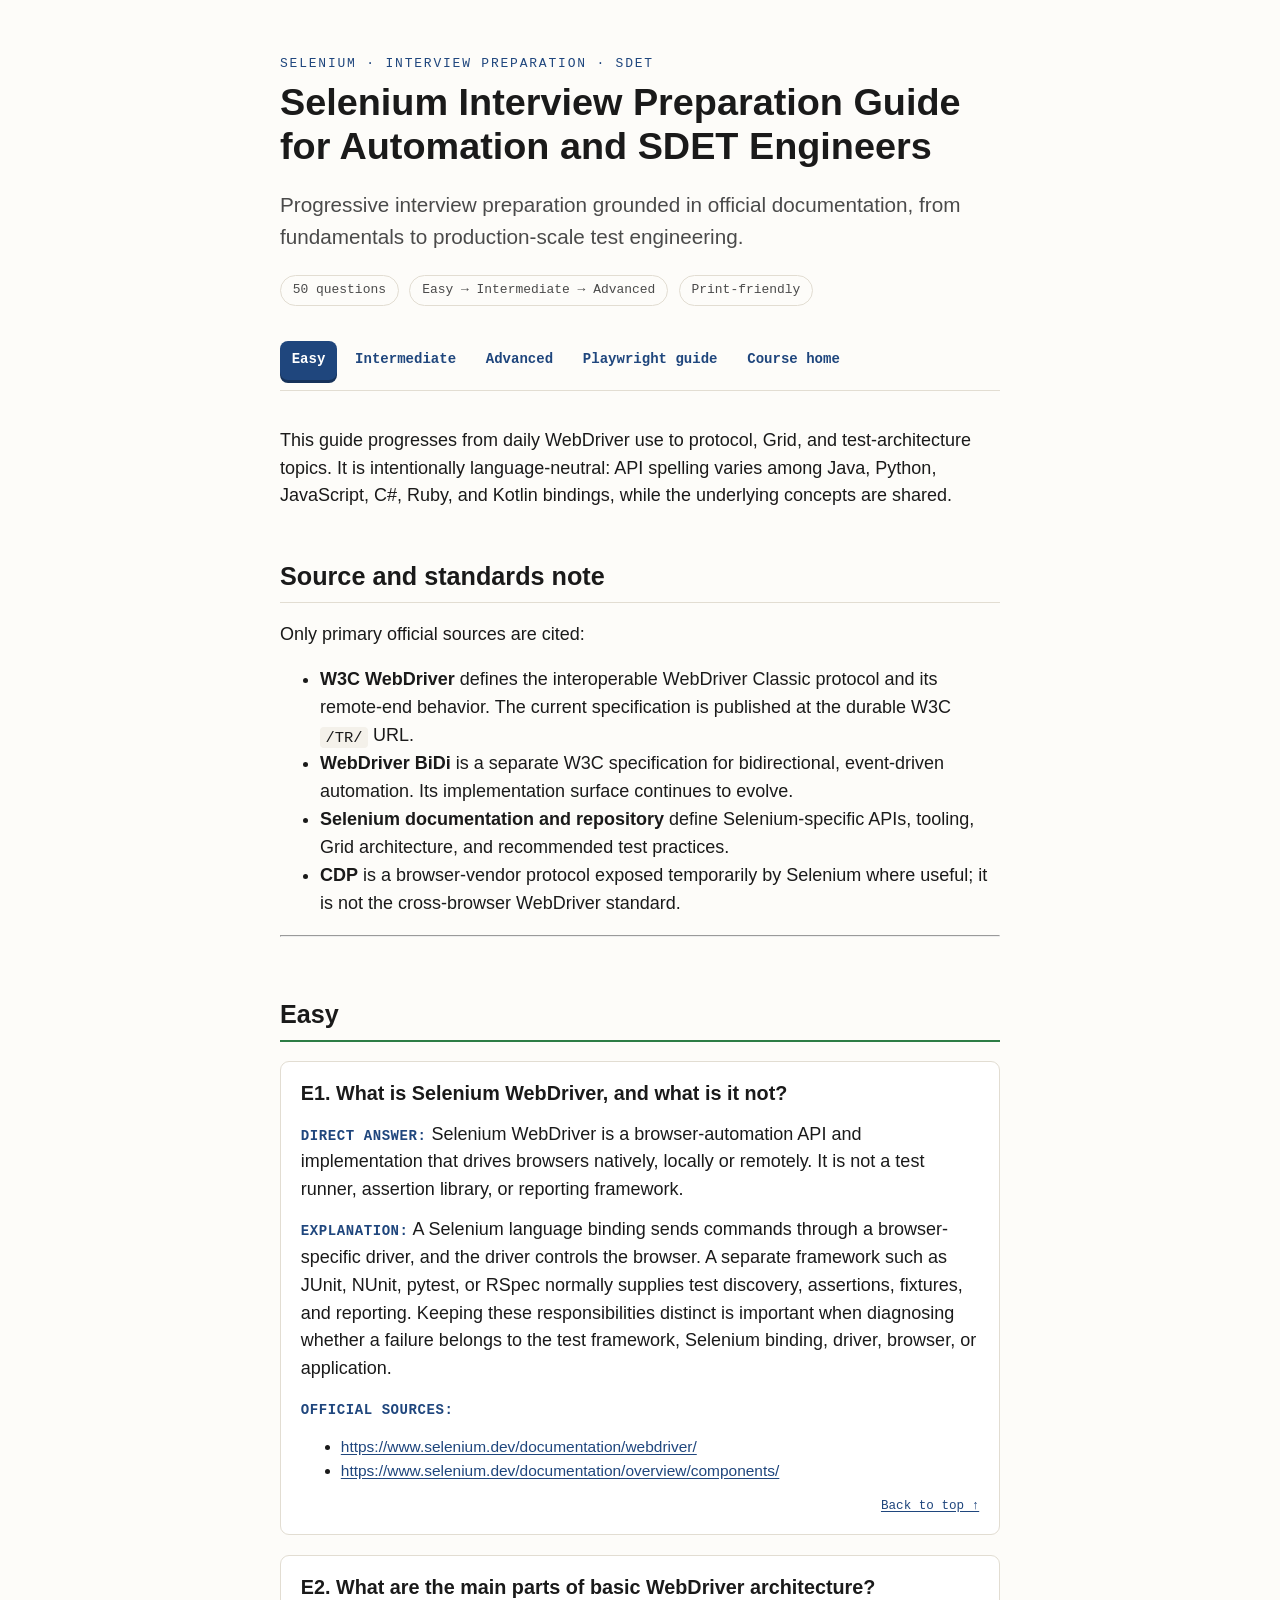
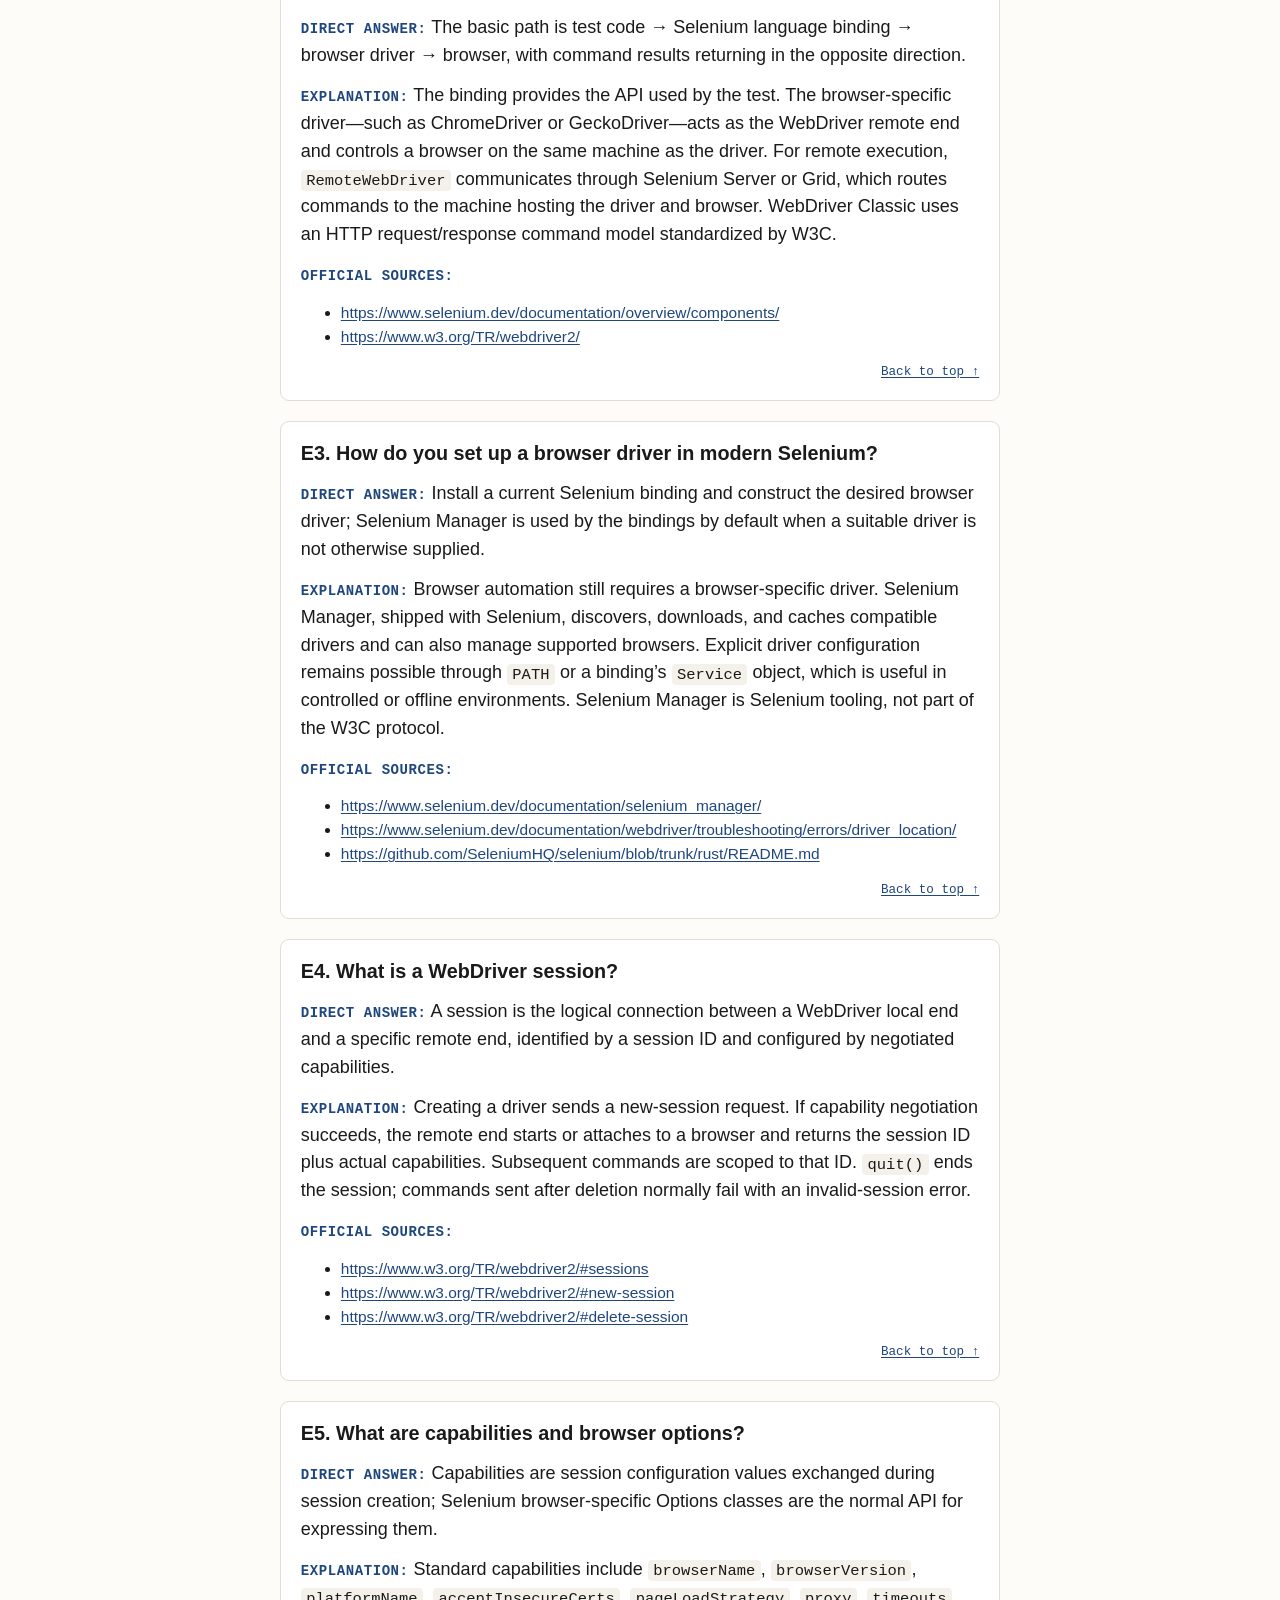
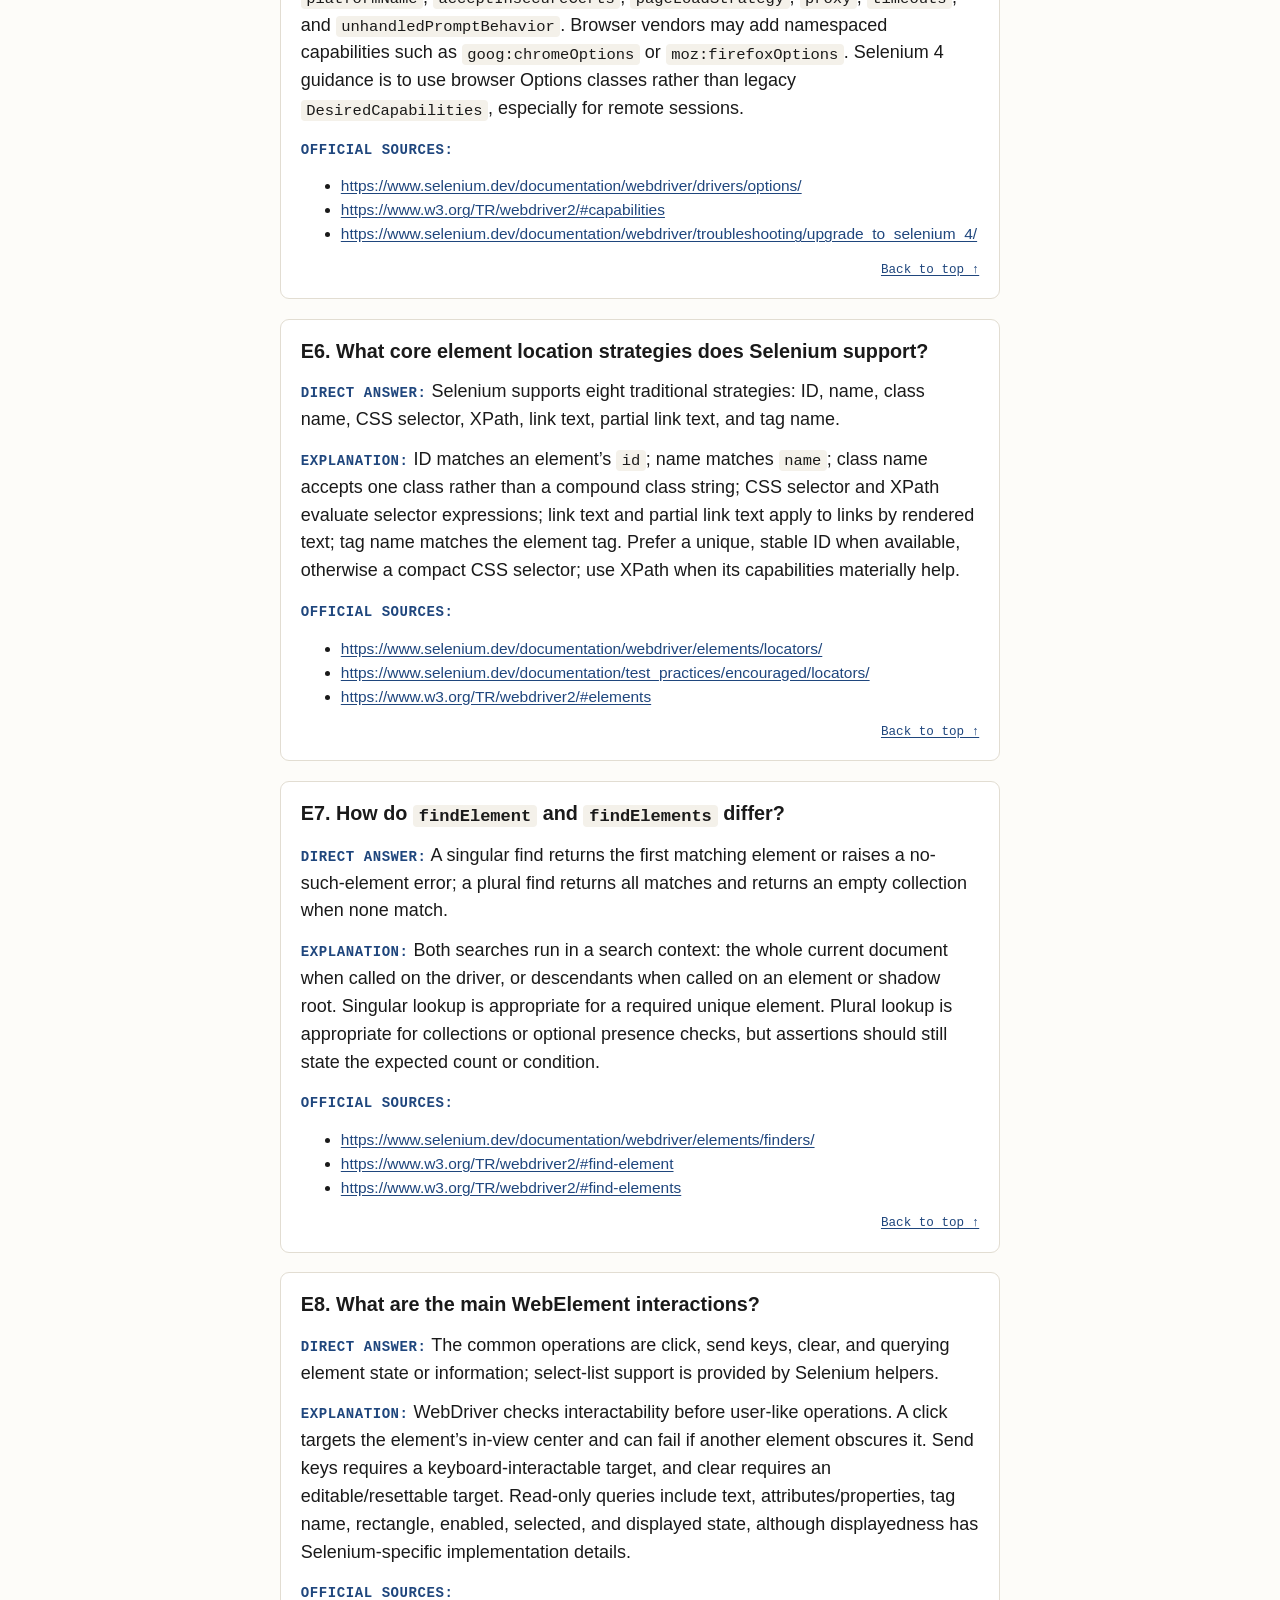
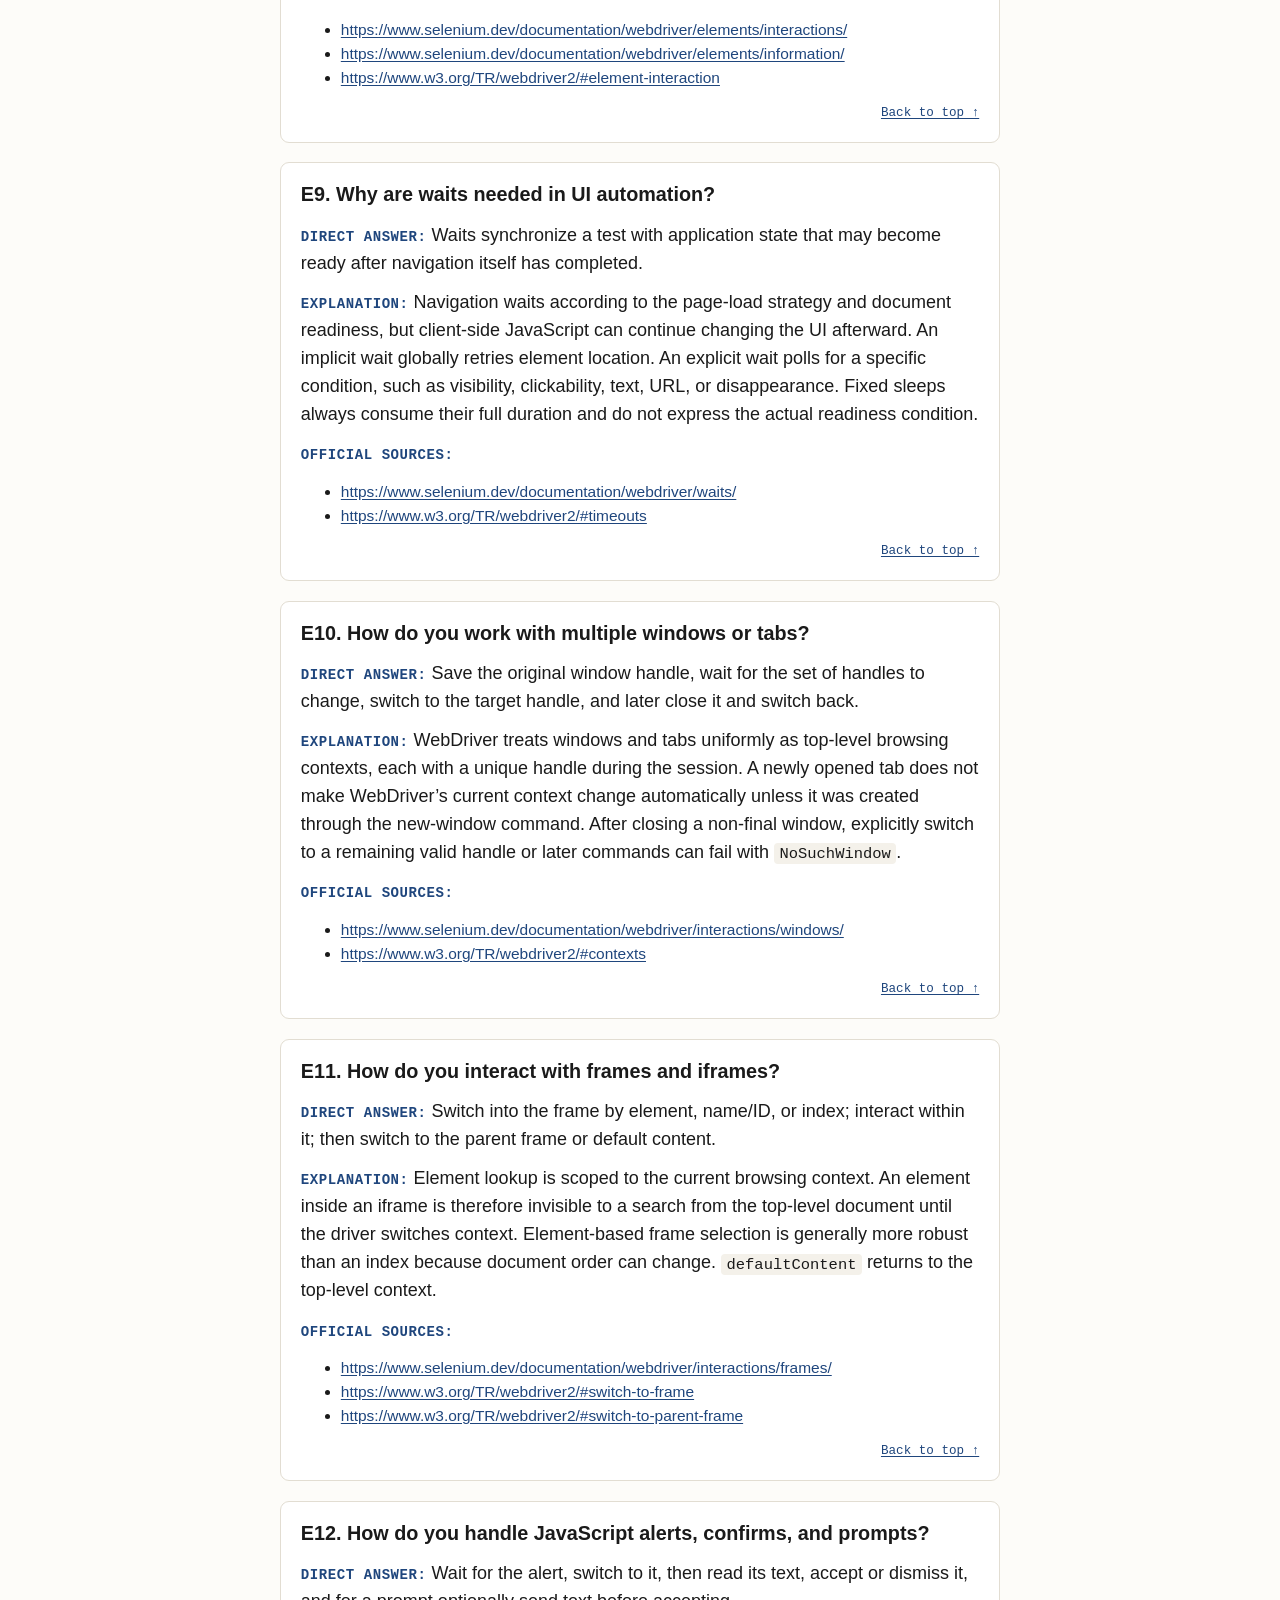
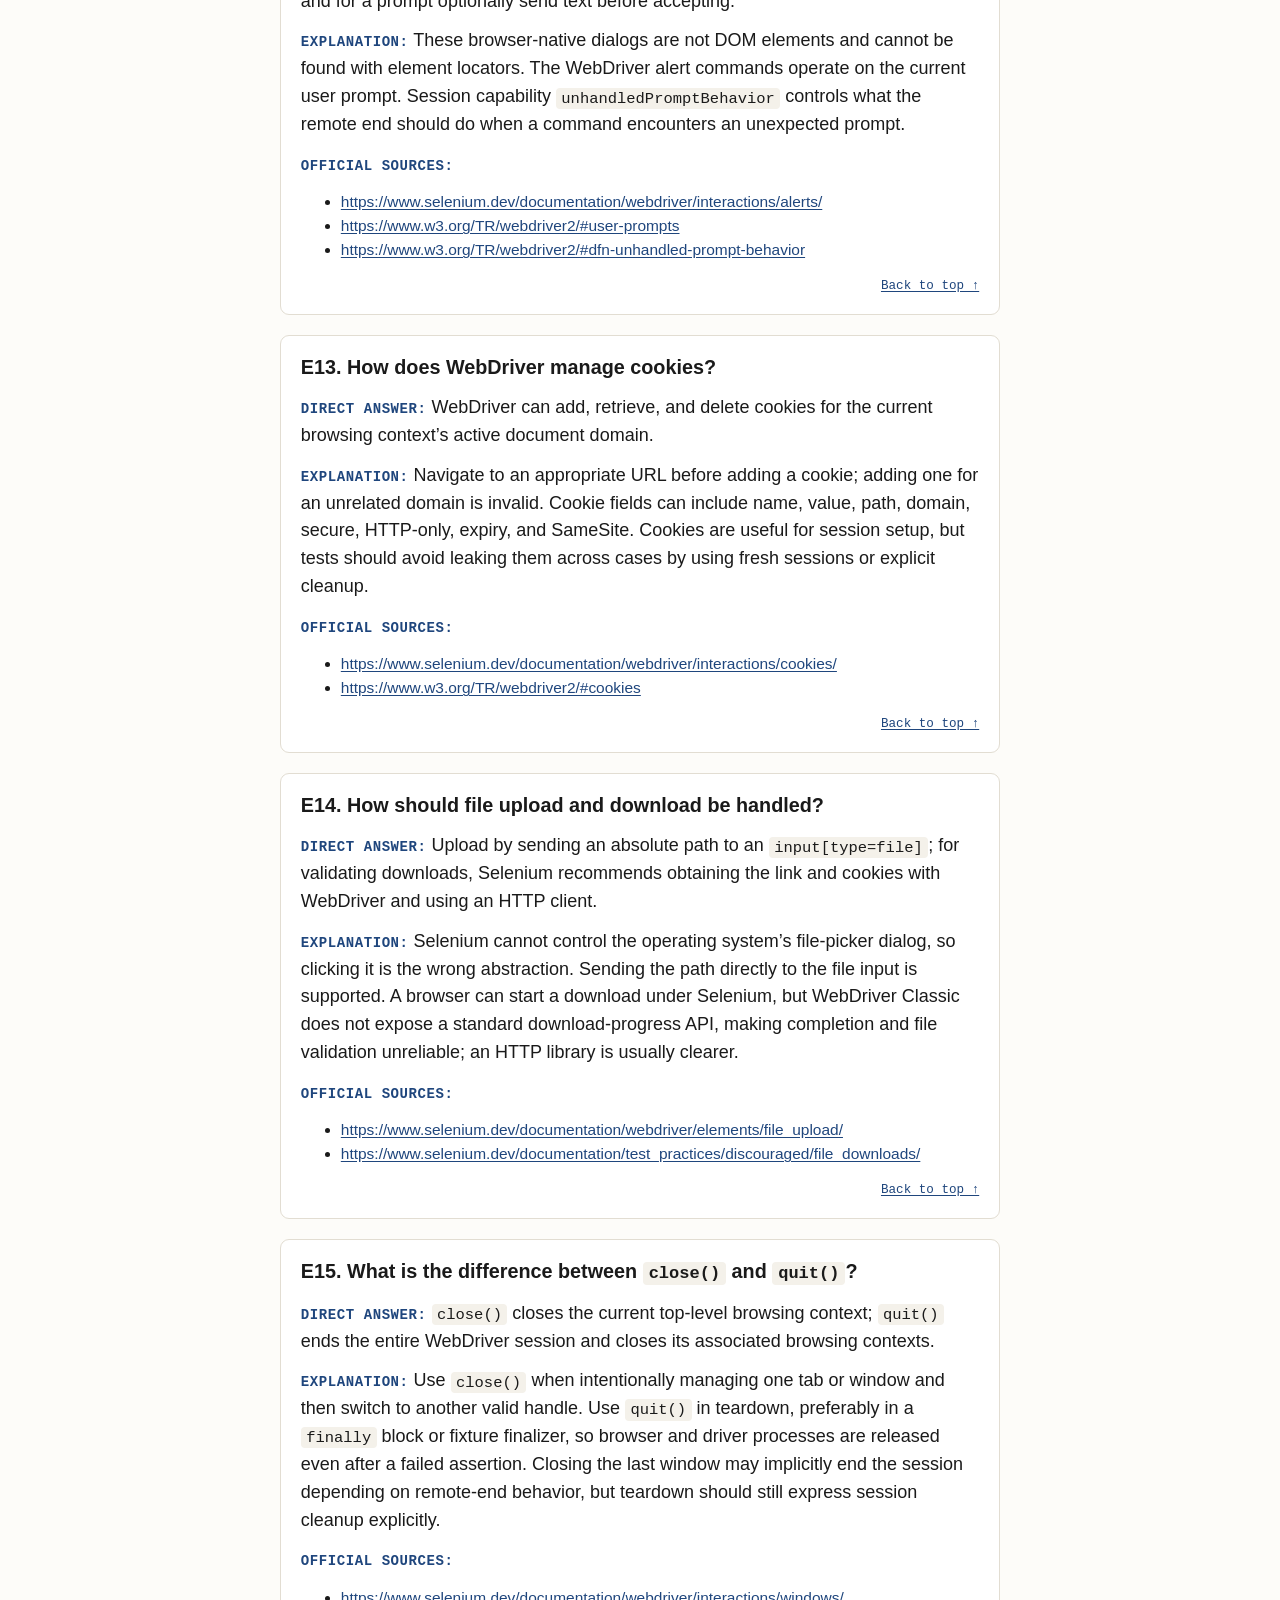
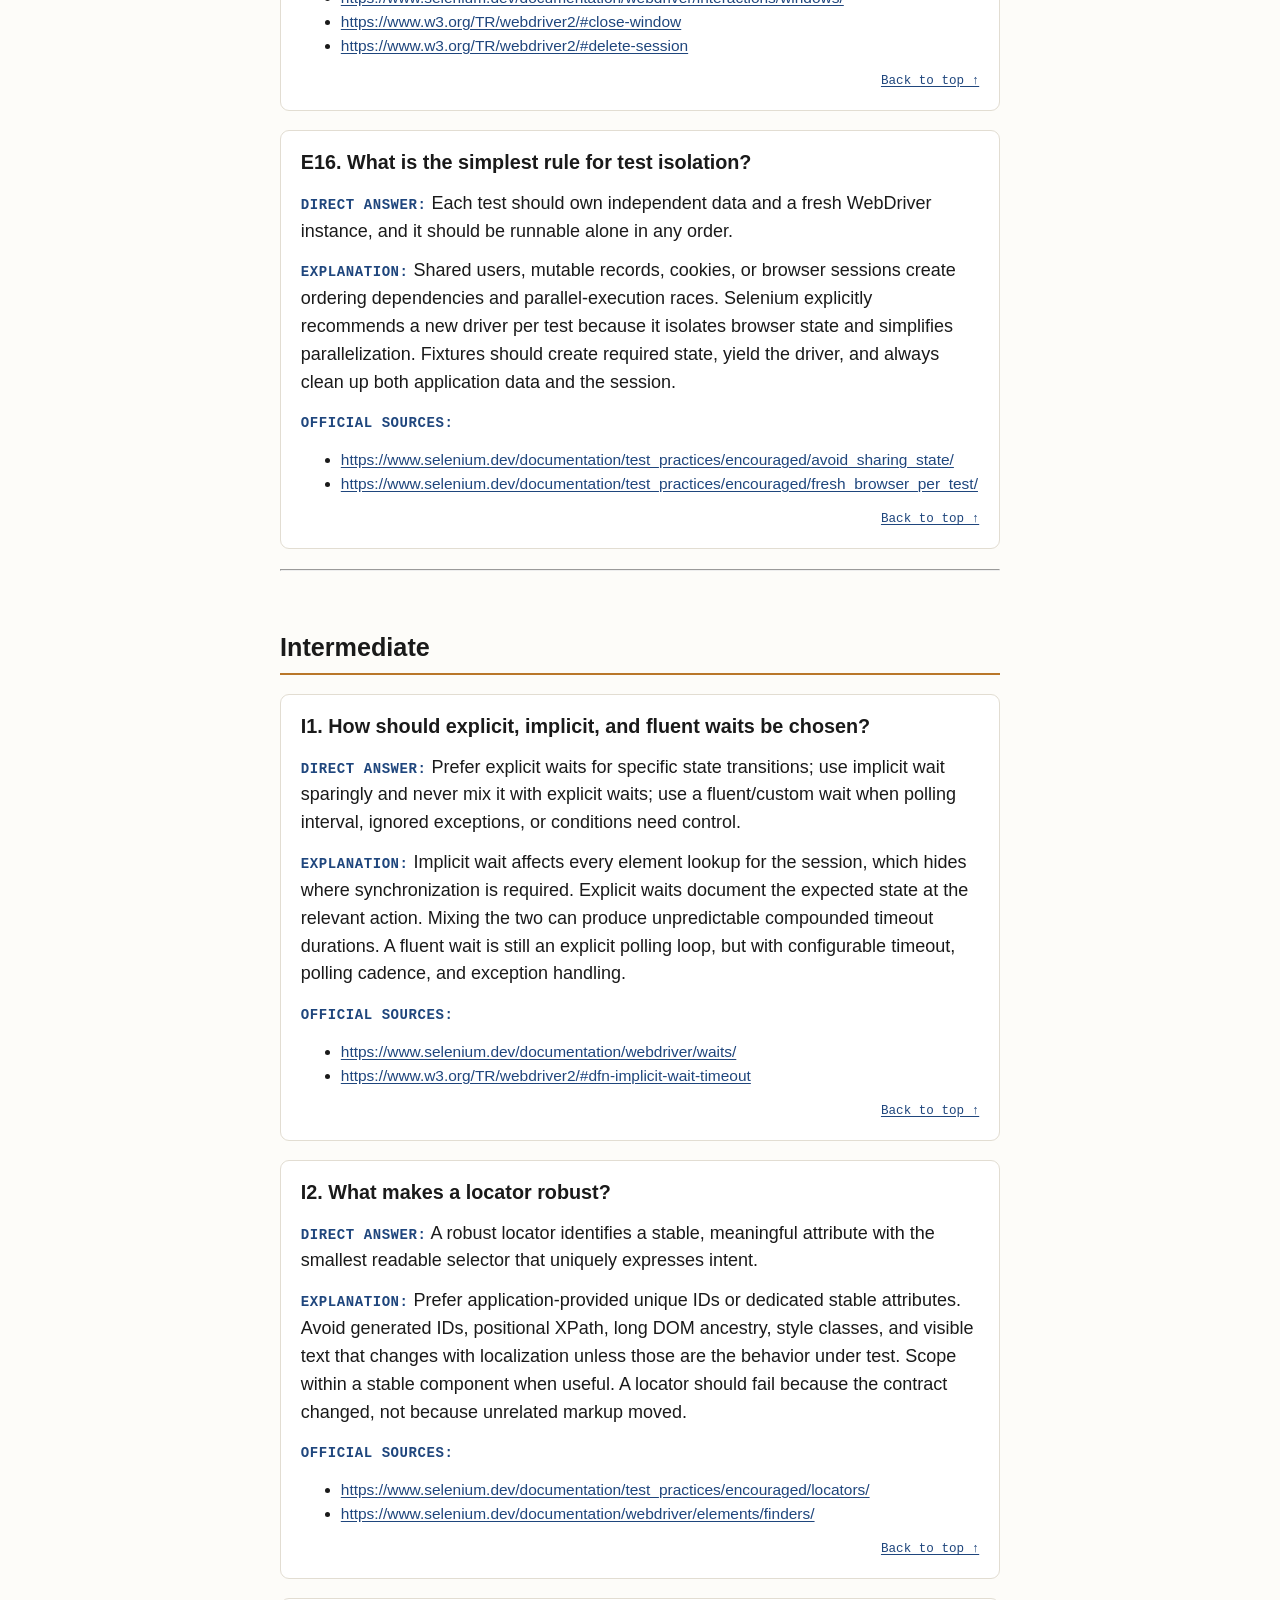
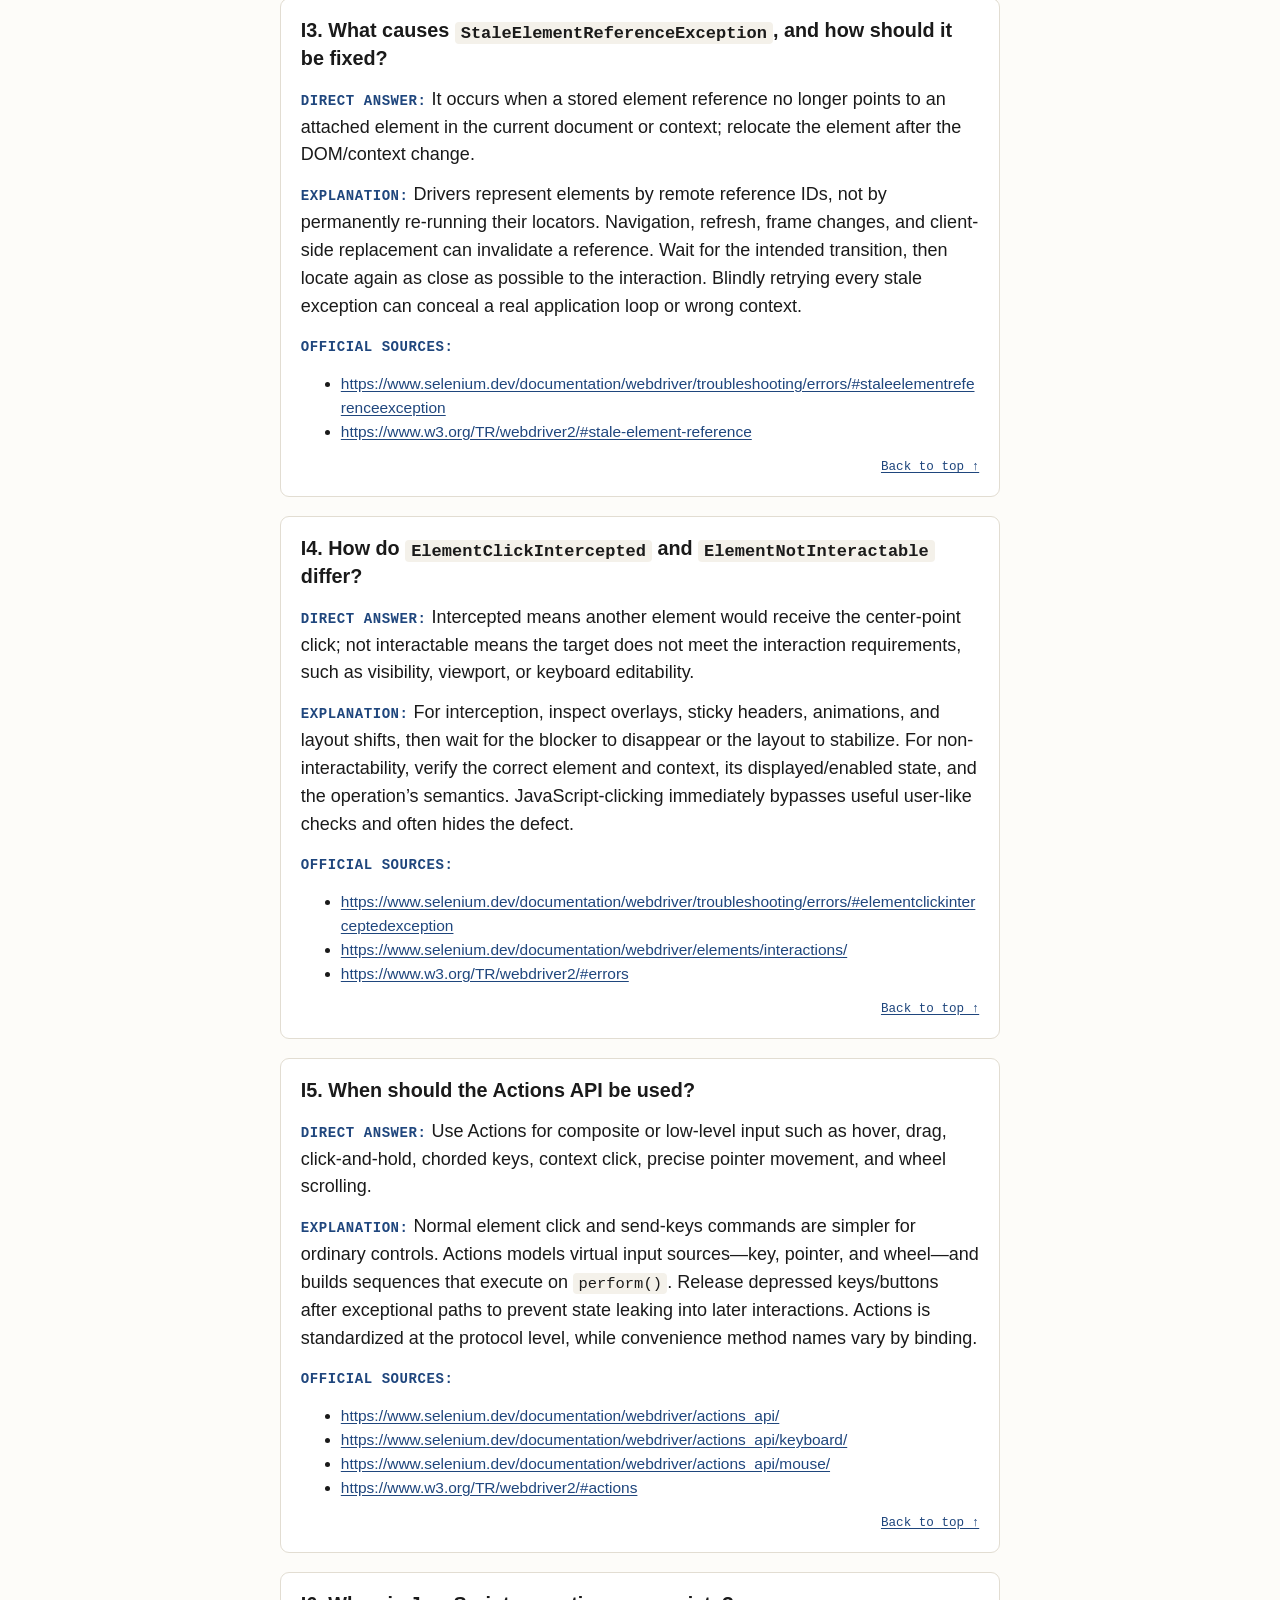
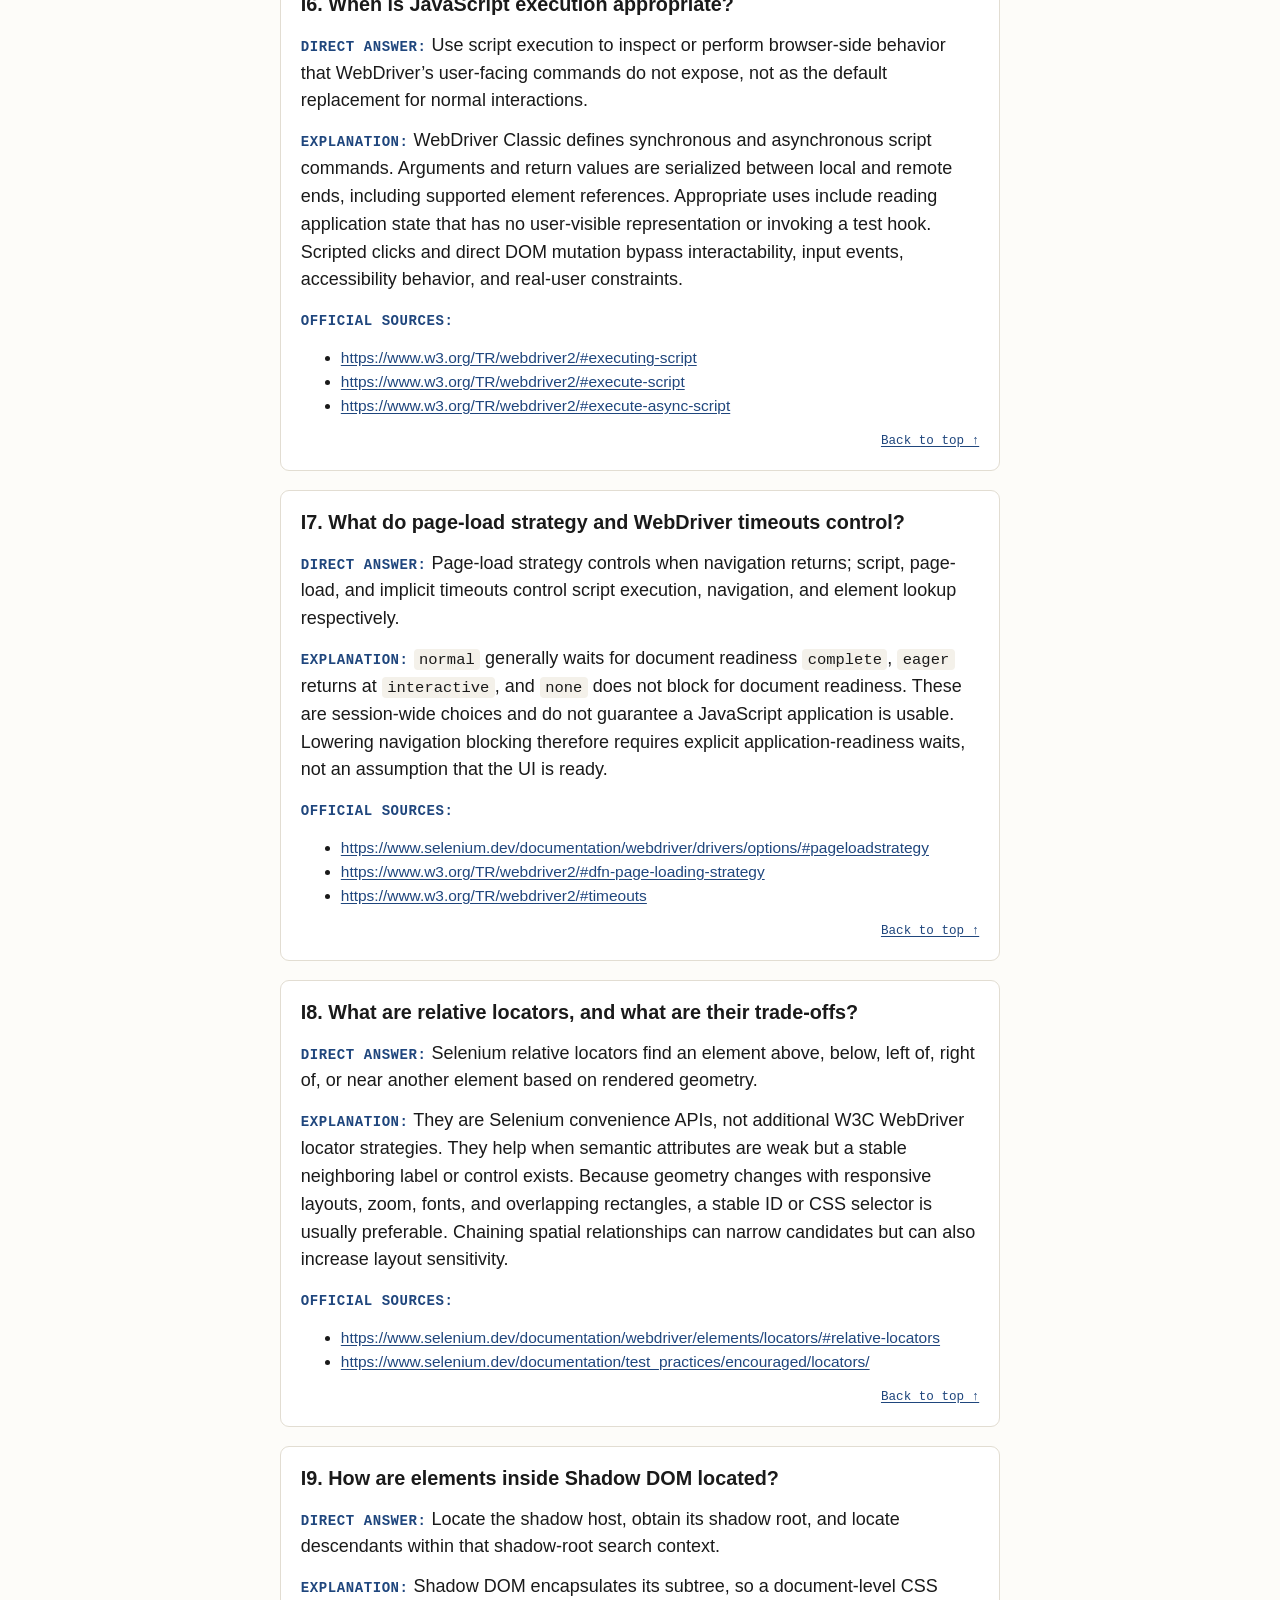
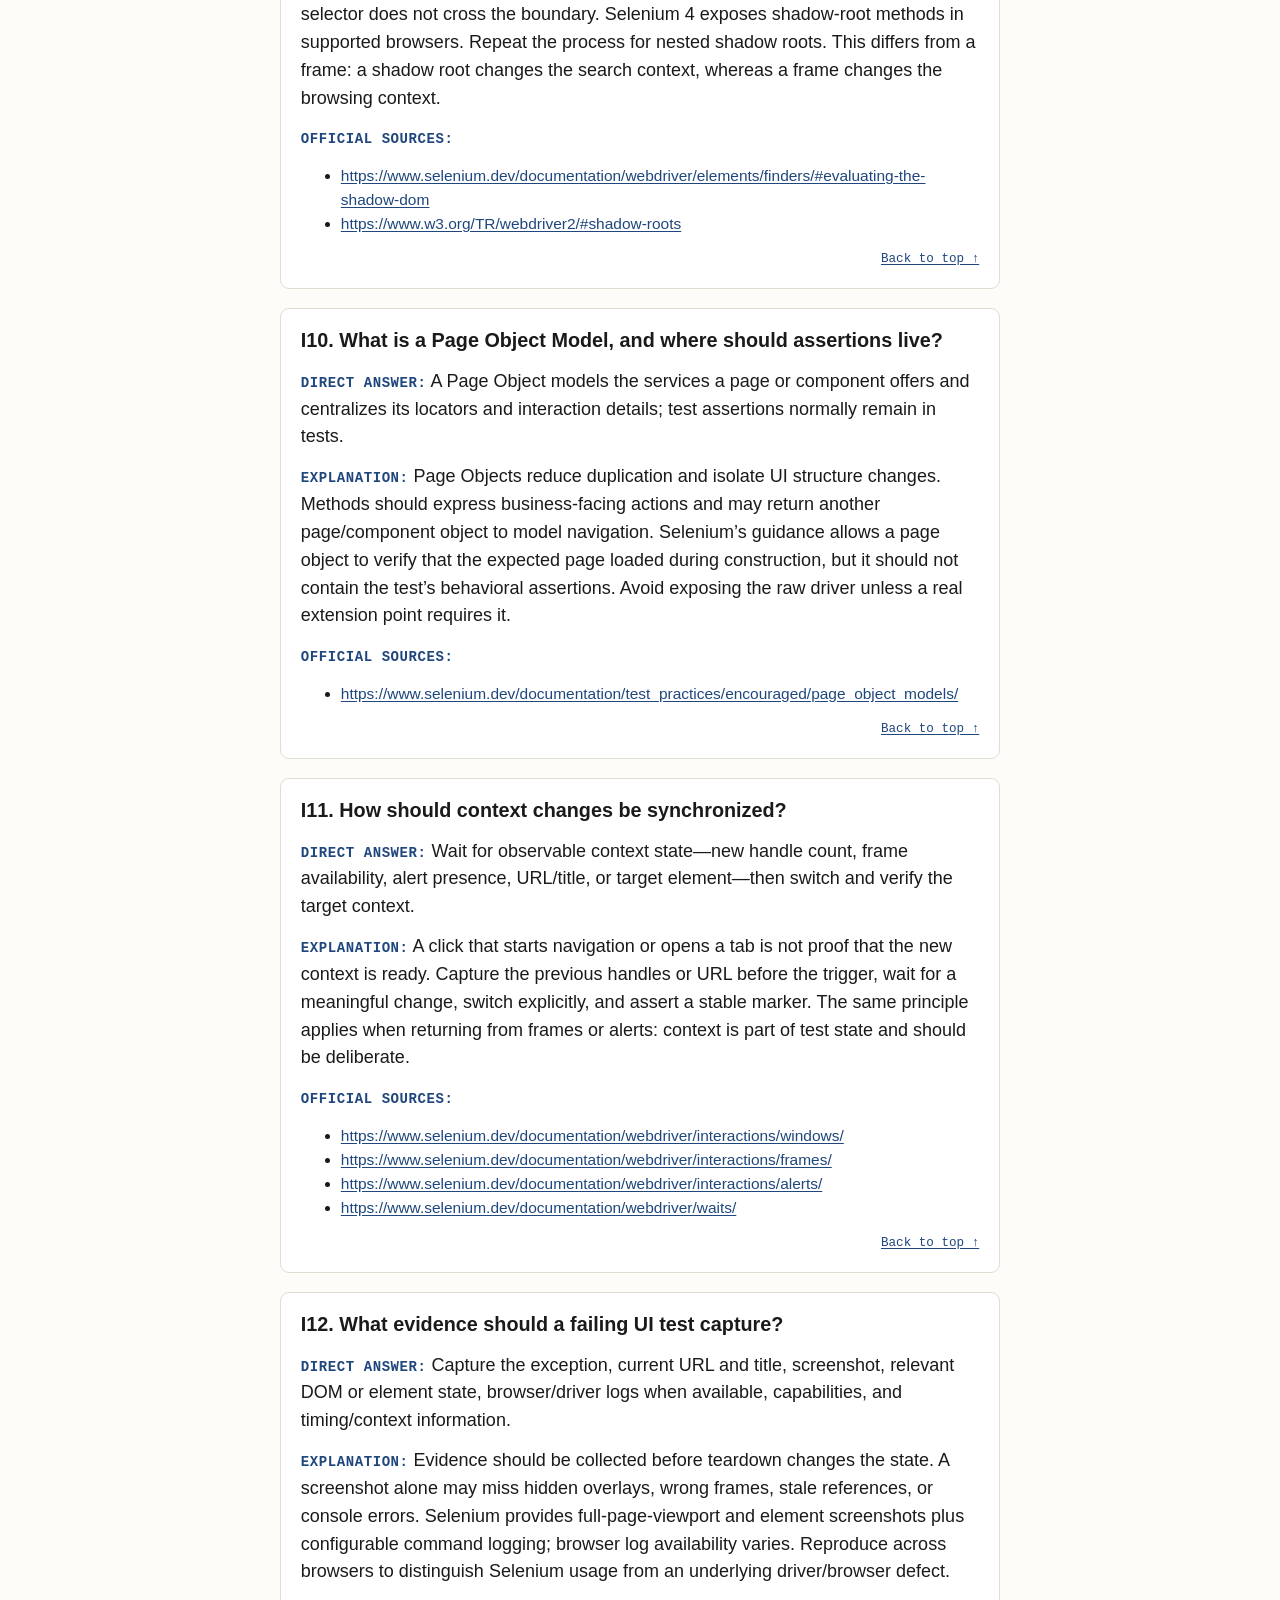
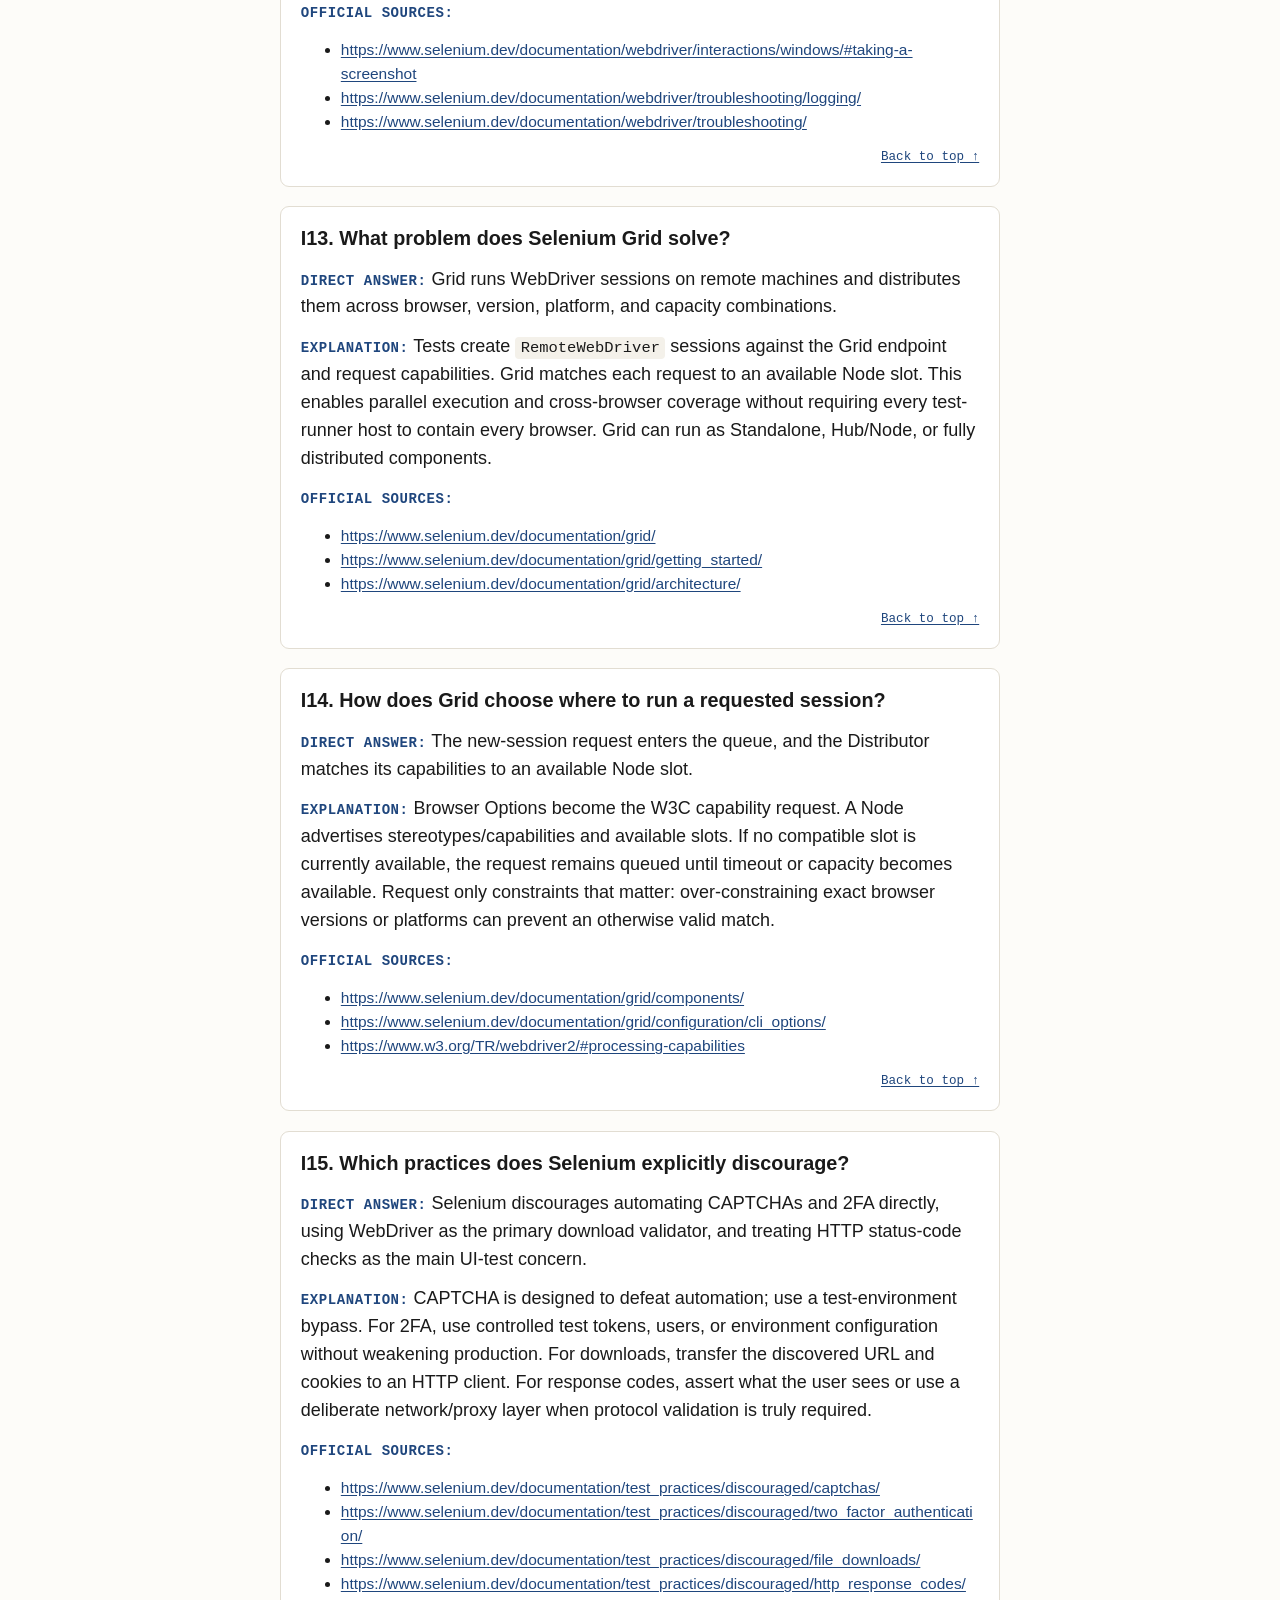
<file: selenium-interview-guide.html>
<!doctype html>
<html lang="en">
<head>
  <meta charset="utf-8" />
  <meta name="viewport" content="width=device-width, initial-scale=1" />
  <meta name="description" content="Selenium Interview Preparation Guide for Automation and SDET Engineers: progressive questions, answers, explanations, and official sources." />
  <title>Selenium Interview Preparation Guide for Automation and SDET Engineers</title>
  <link rel="icon" href="data:," />
  <link rel="stylesheet" href="assets/course.css?v=20260711-2" />
  <link rel="stylesheet" href="assets/interview.css?v=20260711-2" />
</head>
<body>
<main class="page" id="top">
  <p class="eyebrow">Selenium · Interview preparation · SDET</p>
  <h1>Selenium Interview Preparation Guide for Automation and SDET Engineers</h1>
  <p class="lede">Progressive interview preparation grounded in official documentation, from fundamentals to production-scale test engineering.</p>
  <div class="guide-meta">
    <span>50 questions</span>
    <span>Easy → Intermediate → Advanced</span>
    <span>Print-friendly</span>
  </div>
  <nav class="guide-nav" aria-label="Guide navigation">
    <a href="#easy" data-level="easy">Easy</a>
    <a href="#intermediate" data-level="intermediate">Intermediate</a>
    <a href="#advanced" data-level="advanced">Advanced</a>
    <a href="playwright-interview-guide.html">Playwright guide</a>
    <a href="index.html">Course home</a>
  </nav>
<p>This guide progresses from daily WebDriver use to protocol, Grid, and test-architecture topics. It is intentionally language-neutral: API spelling varies among Java, Python, JavaScript, C#, Ruby, and Kotlin bindings, while the underlying concepts are shared.</p>
<h2 id="source-and-standards-note">Source and standards note</h2>
<p>Only primary official sources are cited:</p>
<ul>
<li><strong>W3C WebDriver</strong> defines the interoperable WebDriver Classic protocol and its remote-end behavior. The current specification is published at the durable W3C <code>/TR/</code> URL.</li>
<li><strong>WebDriver BiDi</strong> is a separate W3C specification for bidirectional, event-driven automation. Its implementation surface continues to evolve.</li>
<li><strong>Selenium documentation and repository</strong> define Selenium-specific APIs, tooling, Grid architecture, and recommended test practices.</li>
<li><strong>CDP</strong> is a browser-vendor protocol exposed temporarily by Selenium where useful; it is not the cross-browser WebDriver standard.</li>
</ul>
<hr />
<h2 id="easy" class="level-heading">Easy</h2>
<article class="qa" id="e1-what-is-selenium-webdriver-and-what-is-it-not">
<h3>E1. What is Selenium WebDriver, and what is it not?</h3>
<p><strong class="answer-label">Direct answer:</strong> Selenium WebDriver is a browser-automation API and implementation that drives browsers natively, locally or remotely. It is not a test runner, assertion library, or reporting framework.</p>
<p><strong class="answer-label">Explanation:</strong> A Selenium language binding sends commands through a browser-specific driver, and the driver controls the browser. A separate framework such as JUnit, NUnit, pytest, or RSpec normally supplies test discovery, assertions, fixtures, and reporting. Keeping these responsibilities distinct is important when diagnosing whether a failure belongs to the test framework, Selenium binding, driver, browser, or application.</p>
<p><strong class="answer-label">Official sources:</strong></p>
<ul class="source-list">
<li><a href="https://www.selenium.dev/documentation/webdriver/" target="_blank" rel="noopener">https://www.selenium.dev/documentation/webdriver/</a></li>
<li><a href="https://www.selenium.dev/documentation/overview/components/" target="_blank" rel="noopener">https://www.selenium.dev/documentation/overview/components/</a></li>
</ul>
<a class="back-to-top" href="#top">Back to top ↑</a>
</article>
<article class="qa" id="e2-what-are-the-main-parts-of-basic-webdriver-architecture">
<h3>E2. What are the main parts of basic WebDriver architecture?</h3>
<p><strong class="answer-label">Direct answer:</strong> The basic path is test code → Selenium language binding → browser driver → browser, with command results returning in the opposite direction.</p>
<p><strong class="answer-label">Explanation:</strong> The binding provides the API used by the test. The browser-specific driver—such as ChromeDriver or GeckoDriver—acts as the WebDriver remote end and controls a browser on the same machine as the driver. For remote execution, <code>RemoteWebDriver</code> communicates through Selenium Server or Grid, which routes commands to the machine hosting the driver and browser. WebDriver Classic uses an HTTP request/response command model standardized by W3C.</p>
<p><strong class="answer-label">Official sources:</strong></p>
<ul class="source-list">
<li><a href="https://www.selenium.dev/documentation/overview/components/" target="_blank" rel="noopener">https://www.selenium.dev/documentation/overview/components/</a></li>
<li><a href="https://www.w3.org/TR/webdriver2/" target="_blank" rel="noopener">https://www.w3.org/TR/webdriver2/</a></li>
</ul>
<a class="back-to-top" href="#top">Back to top ↑</a>
</article>
<article class="qa" id="e3-how-do-you-set-up-a-browser-driver-in-modern-selenium">
<h3>E3. How do you set up a browser driver in modern Selenium?</h3>
<p><strong class="answer-label">Direct answer:</strong> Install a current Selenium binding and construct the desired browser driver; Selenium Manager is used by the bindings by default when a suitable driver is not otherwise supplied.</p>
<p><strong class="answer-label">Explanation:</strong> Browser automation still requires a browser-specific driver. Selenium Manager, shipped with Selenium, discovers, downloads, and caches compatible drivers and can also manage supported browsers. Explicit driver configuration remains possible through <code>PATH</code> or a binding’s <code>Service</code> object, which is useful in controlled or offline environments. Selenium Manager is Selenium tooling, not part of the W3C protocol.</p>
<p><strong class="answer-label">Official sources:</strong></p>
<ul class="source-list">
<li><a href="https://www.selenium.dev/documentation/selenium_manager/" target="_blank" rel="noopener">https://www.selenium.dev/documentation/selenium_manager/</a></li>
<li><a href="https://www.selenium.dev/documentation/webdriver/troubleshooting/errors/driver_location/" target="_blank" rel="noopener">https://www.selenium.dev/documentation/webdriver/troubleshooting/errors/driver_location/</a></li>
<li><a href="https://github.com/SeleniumHQ/selenium/blob/trunk/rust/README.md" target="_blank" rel="noopener">https://github.com/SeleniumHQ/selenium/blob/trunk/rust/README.md</a></li>
</ul>
<a class="back-to-top" href="#top">Back to top ↑</a>
</article>
<article class="qa" id="e4-what-is-a-webdriver-session">
<h3>E4. What is a WebDriver session?</h3>
<p><strong class="answer-label">Direct answer:</strong> A session is the logical connection between a WebDriver local end and a specific remote end, identified by a session ID and configured by negotiated capabilities.</p>
<p><strong class="answer-label">Explanation:</strong> Creating a driver sends a new-session request. If capability negotiation succeeds, the remote end starts or attaches to a browser and returns the session ID plus actual capabilities. Subsequent commands are scoped to that ID. <code>quit()</code> ends the session; commands sent after deletion normally fail with an invalid-session error.</p>
<p><strong class="answer-label">Official sources:</strong></p>
<ul class="source-list">
<li><a href="https://www.w3.org/TR/webdriver2/#sessions" target="_blank" rel="noopener">https://www.w3.org/TR/webdriver2/#sessions</a></li>
<li><a href="https://www.w3.org/TR/webdriver2/#new-session" target="_blank" rel="noopener">https://www.w3.org/TR/webdriver2/#new-session</a></li>
<li><a href="https://www.w3.org/TR/webdriver2/#delete-session" target="_blank" rel="noopener">https://www.w3.org/TR/webdriver2/#delete-session</a></li>
</ul>
<a class="back-to-top" href="#top">Back to top ↑</a>
</article>
<article class="qa" id="e5-what-are-capabilities-and-browser-options">
<h3>E5. What are capabilities and browser options?</h3>
<p><strong class="answer-label">Direct answer:</strong> Capabilities are session configuration values exchanged during session creation; Selenium browser-specific Options classes are the normal API for expressing them.</p>
<p><strong class="answer-label">Explanation:</strong> Standard capabilities include <code>browserName</code>, <code>browserVersion</code>, <code>platformName</code>, <code>acceptInsecureCerts</code>, <code>pageLoadStrategy</code>, <code>proxy</code>, <code>timeouts</code>, and <code>unhandledPromptBehavior</code>. Browser vendors may add namespaced capabilities such as <code>goog:chromeOptions</code> or <code>moz:firefoxOptions</code>. Selenium 4 guidance is to use browser Options classes rather than legacy <code>DesiredCapabilities</code>, especially for remote sessions.</p>
<p><strong class="answer-label">Official sources:</strong></p>
<ul class="source-list">
<li><a href="https://www.selenium.dev/documentation/webdriver/drivers/options/" target="_blank" rel="noopener">https://www.selenium.dev/documentation/webdriver/drivers/options/</a></li>
<li><a href="https://www.w3.org/TR/webdriver2/#capabilities" target="_blank" rel="noopener">https://www.w3.org/TR/webdriver2/#capabilities</a></li>
<li><a href="https://www.selenium.dev/documentation/webdriver/troubleshooting/upgrade_to_selenium_4/" target="_blank" rel="noopener">https://www.selenium.dev/documentation/webdriver/troubleshooting/upgrade_to_selenium_4/</a></li>
</ul>
<a class="back-to-top" href="#top">Back to top ↑</a>
</article>
<article class="qa" id="e6-what-core-element-location-strategies-does-selenium-support">
<h3>E6. What core element location strategies does Selenium support?</h3>
<p><strong class="answer-label">Direct answer:</strong> Selenium supports eight traditional strategies: ID, name, class name, CSS selector, XPath, link text, partial link text, and tag name.</p>
<p><strong class="answer-label">Explanation:</strong> ID matches an element’s <code>id</code>; name matches <code>name</code>; class name accepts one class rather than a compound class string; CSS selector and XPath evaluate selector expressions; link text and partial link text apply to links by rendered text; tag name matches the element tag. Prefer a unique, stable ID when available, otherwise a compact CSS selector; use XPath when its capabilities materially help.</p>
<p><strong class="answer-label">Official sources:</strong></p>
<ul class="source-list">
<li><a href="https://www.selenium.dev/documentation/webdriver/elements/locators/" target="_blank" rel="noopener">https://www.selenium.dev/documentation/webdriver/elements/locators/</a></li>
<li><a href="https://www.selenium.dev/documentation/test_practices/encouraged/locators/" target="_blank" rel="noopener">https://www.selenium.dev/documentation/test_practices/encouraged/locators/</a></li>
<li><a href="https://www.w3.org/TR/webdriver2/#elements" target="_blank" rel="noopener">https://www.w3.org/TR/webdriver2/#elements</a></li>
</ul>
<a class="back-to-top" href="#top">Back to top ↑</a>
</article>
<article class="qa" id="e7-how-do-findelement-and-findelements-differ">
<h3>E7. How do <code>findElement</code> and <code>findElements</code> differ?</h3>
<p><strong class="answer-label">Direct answer:</strong> A singular find returns the first matching element or raises a no-such-element error; a plural find returns all matches and returns an empty collection when none match.</p>
<p><strong class="answer-label">Explanation:</strong> Both searches run in a search context: the whole current document when called on the driver, or descendants when called on an element or shadow root. Singular lookup is appropriate for a required unique element. Plural lookup is appropriate for collections or optional presence checks, but assertions should still state the expected count or condition.</p>
<p><strong class="answer-label">Official sources:</strong></p>
<ul class="source-list">
<li><a href="https://www.selenium.dev/documentation/webdriver/elements/finders/" target="_blank" rel="noopener">https://www.selenium.dev/documentation/webdriver/elements/finders/</a></li>
<li><a href="https://www.w3.org/TR/webdriver2/#find-element" target="_blank" rel="noopener">https://www.w3.org/TR/webdriver2/#find-element</a></li>
<li><a href="https://www.w3.org/TR/webdriver2/#find-elements" target="_blank" rel="noopener">https://www.w3.org/TR/webdriver2/#find-elements</a></li>
</ul>
<a class="back-to-top" href="#top">Back to top ↑</a>
</article>
<article class="qa" id="e8-what-are-the-main-webelement-interactions">
<h3>E8. What are the main WebElement interactions?</h3>
<p><strong class="answer-label">Direct answer:</strong> The common operations are click, send keys, clear, and querying element state or information; select-list support is provided by Selenium helpers.</p>
<p><strong class="answer-label">Explanation:</strong> WebDriver checks interactability before user-like operations. A click targets the element’s in-view center and can fail if another element obscures it. Send keys requires a keyboard-interactable target, and clear requires an editable/resettable target. Read-only queries include text, attributes/properties, tag name, rectangle, enabled, selected, and displayed state, although displayedness has Selenium-specific implementation details.</p>
<p><strong class="answer-label">Official sources:</strong></p>
<ul class="source-list">
<li><a href="https://www.selenium.dev/documentation/webdriver/elements/interactions/" target="_blank" rel="noopener">https://www.selenium.dev/documentation/webdriver/elements/interactions/</a></li>
<li><a href="https://www.selenium.dev/documentation/webdriver/elements/information/" target="_blank" rel="noopener">https://www.selenium.dev/documentation/webdriver/elements/information/</a></li>
<li><a href="https://www.w3.org/TR/webdriver2/#element-interaction" target="_blank" rel="noopener">https://www.w3.org/TR/webdriver2/#element-interaction</a></li>
</ul>
<a class="back-to-top" href="#top">Back to top ↑</a>
</article>
<article class="qa" id="e9-why-are-waits-needed-in-ui-automation">
<h3>E9. Why are waits needed in UI automation?</h3>
<p><strong class="answer-label">Direct answer:</strong> Waits synchronize a test with application state that may become ready after navigation itself has completed.</p>
<p><strong class="answer-label">Explanation:</strong> Navigation waits according to the page-load strategy and document readiness, but client-side JavaScript can continue changing the UI afterward. An implicit wait globally retries element location. An explicit wait polls for a specific condition, such as visibility, clickability, text, URL, or disappearance. Fixed sleeps always consume their full duration and do not express the actual readiness condition.</p>
<p><strong class="answer-label">Official sources:</strong></p>
<ul class="source-list">
<li><a href="https://www.selenium.dev/documentation/webdriver/waits/" target="_blank" rel="noopener">https://www.selenium.dev/documentation/webdriver/waits/</a></li>
<li><a href="https://www.w3.org/TR/webdriver2/#timeouts" target="_blank" rel="noopener">https://www.w3.org/TR/webdriver2/#timeouts</a></li>
</ul>
<a class="back-to-top" href="#top">Back to top ↑</a>
</article>
<article class="qa" id="e10-how-do-you-work-with-multiple-windows-or-tabs">
<h3>E10. How do you work with multiple windows or tabs?</h3>
<p><strong class="answer-label">Direct answer:</strong> Save the original window handle, wait for the set of handles to change, switch to the target handle, and later close it and switch back.</p>
<p><strong class="answer-label">Explanation:</strong> WebDriver treats windows and tabs uniformly as top-level browsing contexts, each with a unique handle during the session. A newly opened tab does not make WebDriver’s current context change automatically unless it was created through the new-window command. After closing a non-final window, explicitly switch to a remaining valid handle or later commands can fail with <code>NoSuchWindow</code>.</p>
<p><strong class="answer-label">Official sources:</strong></p>
<ul class="source-list">
<li><a href="https://www.selenium.dev/documentation/webdriver/interactions/windows/" target="_blank" rel="noopener">https://www.selenium.dev/documentation/webdriver/interactions/windows/</a></li>
<li><a href="https://www.w3.org/TR/webdriver2/#contexts" target="_blank" rel="noopener">https://www.w3.org/TR/webdriver2/#contexts</a></li>
</ul>
<a class="back-to-top" href="#top">Back to top ↑</a>
</article>
<article class="qa" id="e11-how-do-you-interact-with-frames-and-iframes">
<h3>E11. How do you interact with frames and iframes?</h3>
<p><strong class="answer-label">Direct answer:</strong> Switch into the frame by element, name/ID, or index; interact within it; then switch to the parent frame or default content.</p>
<p><strong class="answer-label">Explanation:</strong> Element lookup is scoped to the current browsing context. An element inside an iframe is therefore invisible to a search from the top-level document until the driver switches context. Element-based frame selection is generally more robust than an index because document order can change. <code>defaultContent</code> returns to the top-level context.</p>
<p><strong class="answer-label">Official sources:</strong></p>
<ul class="source-list">
<li><a href="https://www.selenium.dev/documentation/webdriver/interactions/frames/" target="_blank" rel="noopener">https://www.selenium.dev/documentation/webdriver/interactions/frames/</a></li>
<li><a href="https://www.w3.org/TR/webdriver2/#switch-to-frame" target="_blank" rel="noopener">https://www.w3.org/TR/webdriver2/#switch-to-frame</a></li>
<li><a href="https://www.w3.org/TR/webdriver2/#switch-to-parent-frame" target="_blank" rel="noopener">https://www.w3.org/TR/webdriver2/#switch-to-parent-frame</a></li>
</ul>
<a class="back-to-top" href="#top">Back to top ↑</a>
</article>
<article class="qa" id="e12-how-do-you-handle-javascript-alerts-confirms-and-prompts">
<h3>E12. How do you handle JavaScript alerts, confirms, and prompts?</h3>
<p><strong class="answer-label">Direct answer:</strong> Wait for the alert, switch to it, then read its text, accept or dismiss it, and for a prompt optionally send text before accepting.</p>
<p><strong class="answer-label">Explanation:</strong> These browser-native dialogs are not DOM elements and cannot be found with element locators. The WebDriver alert commands operate on the current user prompt. Session capability <code>unhandledPromptBehavior</code> controls what the remote end should do when a command encounters an unexpected prompt.</p>
<p><strong class="answer-label">Official sources:</strong></p>
<ul class="source-list">
<li><a href="https://www.selenium.dev/documentation/webdriver/interactions/alerts/" target="_blank" rel="noopener">https://www.selenium.dev/documentation/webdriver/interactions/alerts/</a></li>
<li><a href="https://www.w3.org/TR/webdriver2/#user-prompts" target="_blank" rel="noopener">https://www.w3.org/TR/webdriver2/#user-prompts</a></li>
<li><a href="https://www.w3.org/TR/webdriver2/#dfn-unhandled-prompt-behavior" target="_blank" rel="noopener">https://www.w3.org/TR/webdriver2/#dfn-unhandled-prompt-behavior</a></li>
</ul>
<a class="back-to-top" href="#top">Back to top ↑</a>
</article>
<article class="qa" id="e13-how-does-webdriver-manage-cookies">
<h3>E13. How does WebDriver manage cookies?</h3>
<p><strong class="answer-label">Direct answer:</strong> WebDriver can add, retrieve, and delete cookies for the current browsing context’s active document domain.</p>
<p><strong class="answer-label">Explanation:</strong> Navigate to an appropriate URL before adding a cookie; adding one for an unrelated domain is invalid. Cookie fields can include name, value, path, domain, secure, HTTP-only, expiry, and SameSite. Cookies are useful for session setup, but tests should avoid leaking them across cases by using fresh sessions or explicit cleanup.</p>
<p><strong class="answer-label">Official sources:</strong></p>
<ul class="source-list">
<li><a href="https://www.selenium.dev/documentation/webdriver/interactions/cookies/" target="_blank" rel="noopener">https://www.selenium.dev/documentation/webdriver/interactions/cookies/</a></li>
<li><a href="https://www.w3.org/TR/webdriver2/#cookies" target="_blank" rel="noopener">https://www.w3.org/TR/webdriver2/#cookies</a></li>
</ul>
<a class="back-to-top" href="#top">Back to top ↑</a>
</article>
<article class="qa" id="e14-how-should-file-upload-and-download-be-handled">
<h3>E14. How should file upload and download be handled?</h3>
<p><strong class="answer-label">Direct answer:</strong> Upload by sending an absolute path to an <code>input[type=file]</code>; for validating downloads, Selenium recommends obtaining the link and cookies with WebDriver and using an HTTP client.</p>
<p><strong class="answer-label">Explanation:</strong> Selenium cannot control the operating system’s file-picker dialog, so clicking it is the wrong abstraction. Sending the path directly to the file input is supported. A browser can start a download under Selenium, but WebDriver Classic does not expose a standard download-progress API, making completion and file validation unreliable; an HTTP library is usually clearer.</p>
<p><strong class="answer-label">Official sources:</strong></p>
<ul class="source-list">
<li><a href="https://www.selenium.dev/documentation/webdriver/elements/file_upload/" target="_blank" rel="noopener">https://www.selenium.dev/documentation/webdriver/elements/file_upload/</a></li>
<li><a href="https://www.selenium.dev/documentation/test_practices/discouraged/file_downloads/" target="_blank" rel="noopener">https://www.selenium.dev/documentation/test_practices/discouraged/file_downloads/</a></li>
</ul>
<a class="back-to-top" href="#top">Back to top ↑</a>
</article>
<article class="qa" id="e15-what-is-the-difference-between-close-and-quit">
<h3>E15. What is the difference between <code>close()</code> and <code>quit()</code>?</h3>
<p><strong class="answer-label">Direct answer:</strong> <code>close()</code> closes the current top-level browsing context; <code>quit()</code> ends the entire WebDriver session and closes its associated browsing contexts.</p>
<p><strong class="answer-label">Explanation:</strong> Use <code>close()</code> when intentionally managing one tab or window and then switch to another valid handle. Use <code>quit()</code> in teardown, preferably in a <code>finally</code> block or fixture finalizer, so browser and driver processes are released even after a failed assertion. Closing the last window may implicitly end the session depending on remote-end behavior, but teardown should still express session cleanup explicitly.</p>
<p><strong class="answer-label">Official sources:</strong></p>
<ul class="source-list">
<li><a href="https://www.selenium.dev/documentation/webdriver/interactions/windows/" target="_blank" rel="noopener">https://www.selenium.dev/documentation/webdriver/interactions/windows/</a></li>
<li><a href="https://www.w3.org/TR/webdriver2/#close-window" target="_blank" rel="noopener">https://www.w3.org/TR/webdriver2/#close-window</a></li>
<li><a href="https://www.w3.org/TR/webdriver2/#delete-session" target="_blank" rel="noopener">https://www.w3.org/TR/webdriver2/#delete-session</a></li>
</ul>
<a class="back-to-top" href="#top">Back to top ↑</a>
</article>
<article class="qa" id="e16-what-is-the-simplest-rule-for-test-isolation">
<h3>E16. What is the simplest rule for test isolation?</h3>
<p><strong class="answer-label">Direct answer:</strong> Each test should own independent data and a fresh WebDriver instance, and it should be runnable alone in any order.</p>
<p><strong class="answer-label">Explanation:</strong> Shared users, mutable records, cookies, or browser sessions create ordering dependencies and parallel-execution races. Selenium explicitly recommends a new driver per test because it isolates browser state and simplifies parallelization. Fixtures should create required state, yield the driver, and always clean up both application data and the session.</p>
<p><strong class="answer-label">Official sources:</strong></p>
<ul class="source-list">
<li><a href="https://www.selenium.dev/documentation/test_practices/encouraged/avoid_sharing_state/" target="_blank" rel="noopener">https://www.selenium.dev/documentation/test_practices/encouraged/avoid_sharing_state/</a></li>
<li><a href="https://www.selenium.dev/documentation/test_practices/encouraged/fresh_browser_per_test/" target="_blank" rel="noopener">https://www.selenium.dev/documentation/test_practices/encouraged/fresh_browser_per_test/</a></li>
</ul>
<a class="back-to-top" href="#top">Back to top ↑</a>
</article>
<hr />
<h2 id="intermediate" class="level-heading">Intermediate</h2>
<article class="qa" id="i1-how-should-explicit-implicit-and-fluent-waits-be-chosen">
<h3>I1. How should explicit, implicit, and fluent waits be chosen?</h3>
<p><strong class="answer-label">Direct answer:</strong> Prefer explicit waits for specific state transitions; use implicit wait sparingly and never mix it with explicit waits; use a fluent/custom wait when polling interval, ignored exceptions, or conditions need control.</p>
<p><strong class="answer-label">Explanation:</strong> Implicit wait affects every element lookup for the session, which hides where synchronization is required. Explicit waits document the expected state at the relevant action. Mixing the two can produce unpredictable compounded timeout durations. A fluent wait is still an explicit polling loop, but with configurable timeout, polling cadence, and exception handling.</p>
<p><strong class="answer-label">Official sources:</strong></p>
<ul class="source-list">
<li><a href="https://www.selenium.dev/documentation/webdriver/waits/" target="_blank" rel="noopener">https://www.selenium.dev/documentation/webdriver/waits/</a></li>
<li><a href="https://www.w3.org/TR/webdriver2/#dfn-implicit-wait-timeout" target="_blank" rel="noopener">https://www.w3.org/TR/webdriver2/#dfn-implicit-wait-timeout</a></li>
</ul>
<a class="back-to-top" href="#top">Back to top ↑</a>
</article>
<article class="qa" id="i2-what-makes-a-locator-robust">
<h3>I2. What makes a locator robust?</h3>
<p><strong class="answer-label">Direct answer:</strong> A robust locator identifies a stable, meaningful attribute with the smallest readable selector that uniquely expresses intent.</p>
<p><strong class="answer-label">Explanation:</strong> Prefer application-provided unique IDs or dedicated stable attributes. Avoid generated IDs, positional XPath, long DOM ancestry, style classes, and visible text that changes with localization unless those are the behavior under test. Scope within a stable component when useful. A locator should fail because the contract changed, not because unrelated markup moved.</p>
<p><strong class="answer-label">Official sources:</strong></p>
<ul class="source-list">
<li><a href="https://www.selenium.dev/documentation/test_practices/encouraged/locators/" target="_blank" rel="noopener">https://www.selenium.dev/documentation/test_practices/encouraged/locators/</a></li>
<li><a href="https://www.selenium.dev/documentation/webdriver/elements/finders/" target="_blank" rel="noopener">https://www.selenium.dev/documentation/webdriver/elements/finders/</a></li>
</ul>
<a class="back-to-top" href="#top">Back to top ↑</a>
</article>
<article class="qa" id="i3-what-causes-staleelementreferenceexception-and-how-should-it-be-fixed">
<h3>I3. What causes <code>StaleElementReferenceException</code>, and how should it be fixed?</h3>
<p><strong class="answer-label">Direct answer:</strong> It occurs when a stored element reference no longer points to an attached element in the current document or context; relocate the element after the DOM/context change.</p>
<p><strong class="answer-label">Explanation:</strong> Drivers represent elements by remote reference IDs, not by permanently re-running their locators. Navigation, refresh, frame changes, and client-side replacement can invalidate a reference. Wait for the intended transition, then locate again as close as possible to the interaction. Blindly retrying every stale exception can conceal a real application loop or wrong context.</p>
<p><strong class="answer-label">Official sources:</strong></p>
<ul class="source-list">
<li><a href="https://www.selenium.dev/documentation/webdriver/troubleshooting/errors/#staleelementreferenceexception" target="_blank" rel="noopener">https://www.selenium.dev/documentation/webdriver/troubleshooting/errors/#staleelementreferenceexception</a></li>
<li><a href="https://www.w3.org/TR/webdriver2/#stale-element-reference" target="_blank" rel="noopener">https://www.w3.org/TR/webdriver2/#stale-element-reference</a></li>
</ul>
<a class="back-to-top" href="#top">Back to top ↑</a>
</article>
<article class="qa" id="i4-how-do-elementclickintercepted-and-elementnotinteractable-differ">
<h3>I4. How do <code>ElementClickIntercepted</code> and <code>ElementNotInteractable</code> differ?</h3>
<p><strong class="answer-label">Direct answer:</strong> Intercepted means another element would receive the center-point click; not interactable means the target does not meet the interaction requirements, such as visibility, viewport, or keyboard editability.</p>
<p><strong class="answer-label">Explanation:</strong> For interception, inspect overlays, sticky headers, animations, and layout shifts, then wait for the blocker to disappear or the layout to stabilize. For non-interactability, verify the correct element and context, its displayed/enabled state, and the operation’s semantics. JavaScript-clicking immediately bypasses useful user-like checks and often hides the defect.</p>
<p><strong class="answer-label">Official sources:</strong></p>
<ul class="source-list">
<li><a href="https://www.selenium.dev/documentation/webdriver/troubleshooting/errors/#elementclickinterceptedexception" target="_blank" rel="noopener">https://www.selenium.dev/documentation/webdriver/troubleshooting/errors/#elementclickinterceptedexception</a></li>
<li><a href="https://www.selenium.dev/documentation/webdriver/elements/interactions/" target="_blank" rel="noopener">https://www.selenium.dev/documentation/webdriver/elements/interactions/</a></li>
<li><a href="https://www.w3.org/TR/webdriver2/#errors" target="_blank" rel="noopener">https://www.w3.org/TR/webdriver2/#errors</a></li>
</ul>
<a class="back-to-top" href="#top">Back to top ↑</a>
</article>
<article class="qa" id="i5-when-should-the-actions-api-be-used">
<h3>I5. When should the Actions API be used?</h3>
<p><strong class="answer-label">Direct answer:</strong> Use Actions for composite or low-level input such as hover, drag, click-and-hold, chorded keys, context click, precise pointer movement, and wheel scrolling.</p>
<p><strong class="answer-label">Explanation:</strong> Normal element click and send-keys commands are simpler for ordinary controls. Actions models virtual input sources—key, pointer, and wheel—and builds sequences that execute on <code>perform()</code>. Release depressed keys/buttons after exceptional paths to prevent state leaking into later interactions. Actions is standardized at the protocol level, while convenience method names vary by binding.</p>
<p><strong class="answer-label">Official sources:</strong></p>
<ul class="source-list">
<li><a href="https://www.selenium.dev/documentation/webdriver/actions_api/" target="_blank" rel="noopener">https://www.selenium.dev/documentation/webdriver/actions_api/</a></li>
<li><a href="https://www.selenium.dev/documentation/webdriver/actions_api/keyboard/" target="_blank" rel="noopener">https://www.selenium.dev/documentation/webdriver/actions_api/keyboard/</a></li>
<li><a href="https://www.selenium.dev/documentation/webdriver/actions_api/mouse/" target="_blank" rel="noopener">https://www.selenium.dev/documentation/webdriver/actions_api/mouse/</a></li>
<li><a href="https://www.w3.org/TR/webdriver2/#actions" target="_blank" rel="noopener">https://www.w3.org/TR/webdriver2/#actions</a></li>
</ul>
<a class="back-to-top" href="#top">Back to top ↑</a>
</article>
<article class="qa" id="i6-when-is-javascript-execution-appropriate">
<h3>I6. When is JavaScript execution appropriate?</h3>
<p><strong class="answer-label">Direct answer:</strong> Use script execution to inspect or perform browser-side behavior that WebDriver’s user-facing commands do not expose, not as the default replacement for normal interactions.</p>
<p><strong class="answer-label">Explanation:</strong> WebDriver Classic defines synchronous and asynchronous script commands. Arguments and return values are serialized between local and remote ends, including supported element references. Appropriate uses include reading application state that has no user-visible representation or invoking a test hook. Scripted clicks and direct DOM mutation bypass interactability, input events, accessibility behavior, and real-user constraints.</p>
<p><strong class="answer-label">Official sources:</strong></p>
<ul class="source-list">
<li><a href="https://www.w3.org/TR/webdriver2/#executing-script" target="_blank" rel="noopener">https://www.w3.org/TR/webdriver2/#executing-script</a></li>
<li><a href="https://www.w3.org/TR/webdriver2/#execute-script" target="_blank" rel="noopener">https://www.w3.org/TR/webdriver2/#execute-script</a></li>
<li><a href="https://www.w3.org/TR/webdriver2/#execute-async-script" target="_blank" rel="noopener">https://www.w3.org/TR/webdriver2/#execute-async-script</a></li>
</ul>
<a class="back-to-top" href="#top">Back to top ↑</a>
</article>
<article class="qa" id="i7-what-do-page-load-strategy-and-webdriver-timeouts-control">
<h3>I7. What do page-load strategy and WebDriver timeouts control?</h3>
<p><strong class="answer-label">Direct answer:</strong> Page-load strategy controls when navigation returns; script, page-load, and implicit timeouts control script execution, navigation, and element lookup respectively.</p>
<p><strong class="answer-label">Explanation:</strong> <code>normal</code> generally waits for document readiness <code>complete</code>, <code>eager</code> returns at <code>interactive</code>, and <code>none</code> does not block for document readiness. These are session-wide choices and do not guarantee a JavaScript application is usable. Lowering navigation blocking therefore requires explicit application-readiness waits, not an assumption that the UI is ready.</p>
<p><strong class="answer-label">Official sources:</strong></p>
<ul class="source-list">
<li><a href="https://www.selenium.dev/documentation/webdriver/drivers/options/#pageloadstrategy" target="_blank" rel="noopener">https://www.selenium.dev/documentation/webdriver/drivers/options/#pageloadstrategy</a></li>
<li><a href="https://www.w3.org/TR/webdriver2/#dfn-page-loading-strategy" target="_blank" rel="noopener">https://www.w3.org/TR/webdriver2/#dfn-page-loading-strategy</a></li>
<li><a href="https://www.w3.org/TR/webdriver2/#timeouts" target="_blank" rel="noopener">https://www.w3.org/TR/webdriver2/#timeouts</a></li>
</ul>
<a class="back-to-top" href="#top">Back to top ↑</a>
</article>
<article class="qa" id="i8-what-are-relative-locators-and-what-are-their-trade-offs">
<h3>I8. What are relative locators, and what are their trade-offs?</h3>
<p><strong class="answer-label">Direct answer:</strong> Selenium relative locators find an element above, below, left of, right of, or near another element based on rendered geometry.</p>
<p><strong class="answer-label">Explanation:</strong> They are Selenium convenience APIs, not additional W3C WebDriver locator strategies. They help when semantic attributes are weak but a stable neighboring label or control exists. Because geometry changes with responsive layouts, zoom, fonts, and overlapping rectangles, a stable ID or CSS selector is usually preferable. Chaining spatial relationships can narrow candidates but can also increase layout sensitivity.</p>
<p><strong class="answer-label">Official sources:</strong></p>
<ul class="source-list">
<li><a href="https://www.selenium.dev/documentation/webdriver/elements/locators/#relative-locators" target="_blank" rel="noopener">https://www.selenium.dev/documentation/webdriver/elements/locators/#relative-locators</a></li>
<li><a href="https://www.selenium.dev/documentation/test_practices/encouraged/locators/" target="_blank" rel="noopener">https://www.selenium.dev/documentation/test_practices/encouraged/locators/</a></li>
</ul>
<a class="back-to-top" href="#top">Back to top ↑</a>
</article>
<article class="qa" id="i9-how-are-elements-inside-shadow-dom-located">
<h3>I9. How are elements inside Shadow DOM located?</h3>
<p><strong class="answer-label">Direct answer:</strong> Locate the shadow host, obtain its shadow root, and locate descendants within that shadow-root search context.</p>
<p><strong class="answer-label">Explanation:</strong> Shadow DOM encapsulates its subtree, so a document-level CSS selector does not cross the boundary. Selenium 4 exposes shadow-root methods in supported browsers. Repeat the process for nested shadow roots. This differs from a frame: a shadow root changes the search context, whereas a frame changes the browsing context.</p>
<p><strong class="answer-label">Official sources:</strong></p>
<ul class="source-list">
<li><a href="https://www.selenium.dev/documentation/webdriver/elements/finders/#evaluating-the-shadow-dom" target="_blank" rel="noopener">https://www.selenium.dev/documentation/webdriver/elements/finders/#evaluating-the-shadow-dom</a></li>
<li><a href="https://www.w3.org/TR/webdriver2/#shadow-roots" target="_blank" rel="noopener">https://www.w3.org/TR/webdriver2/#shadow-roots</a></li>
</ul>
<a class="back-to-top" href="#top">Back to top ↑</a>
</article>
<article class="qa" id="i10-what-is-a-page-object-model-and-where-should-assertions-live">
<h3>I10. What is a Page Object Model, and where should assertions live?</h3>
<p><strong class="answer-label">Direct answer:</strong> A Page Object models the services a page or component offers and centralizes its locators and interaction details; test assertions normally remain in tests.</p>
<p><strong class="answer-label">Explanation:</strong> Page Objects reduce duplication and isolate UI structure changes. Methods should express business-facing actions and may return another page/component object to model navigation. Selenium’s guidance allows a page object to verify that the expected page loaded during construction, but it should not contain the test’s behavioral assertions. Avoid exposing the raw driver unless a real extension point requires it.</p>
<p><strong class="answer-label">Official sources:</strong></p>
<ul class="source-list">
<li><a href="https://www.selenium.dev/documentation/test_practices/encouraged/page_object_models/" target="_blank" rel="noopener">https://www.selenium.dev/documentation/test_practices/encouraged/page_object_models/</a></li>
</ul>
<a class="back-to-top" href="#top">Back to top ↑</a>
</article>
<article class="qa" id="i11-how-should-context-changes-be-synchronized">
<h3>I11. How should context changes be synchronized?</h3>
<p><strong class="answer-label">Direct answer:</strong> Wait for observable context state—new handle count, frame availability, alert presence, URL/title, or target element—then switch and verify the target context.</p>
<p><strong class="answer-label">Explanation:</strong> A click that starts navigation or opens a tab is not proof that the new context is ready. Capture the previous handles or URL before the trigger, wait for a meaningful change, switch explicitly, and assert a stable marker. The same principle applies when returning from frames or alerts: context is part of test state and should be deliberate.</p>
<p><strong class="answer-label">Official sources:</strong></p>
<ul class="source-list">
<li><a href="https://www.selenium.dev/documentation/webdriver/interactions/windows/" target="_blank" rel="noopener">https://www.selenium.dev/documentation/webdriver/interactions/windows/</a></li>
<li><a href="https://www.selenium.dev/documentation/webdriver/interactions/frames/" target="_blank" rel="noopener">https://www.selenium.dev/documentation/webdriver/interactions/frames/</a></li>
<li><a href="https://www.selenium.dev/documentation/webdriver/interactions/alerts/" target="_blank" rel="noopener">https://www.selenium.dev/documentation/webdriver/interactions/alerts/</a></li>
<li><a href="https://www.selenium.dev/documentation/webdriver/waits/" target="_blank" rel="noopener">https://www.selenium.dev/documentation/webdriver/waits/</a></li>
</ul>
<a class="back-to-top" href="#top">Back to top ↑</a>
</article>
<article class="qa" id="i12-what-evidence-should-a-failing-ui-test-capture">
<h3>I12. What evidence should a failing UI test capture?</h3>
<p><strong class="answer-label">Direct answer:</strong> Capture the exception, current URL and title, screenshot, relevant DOM or element state, browser/driver logs when available, capabilities, and timing/context information.</p>
<p><strong class="answer-label">Explanation:</strong> Evidence should be collected before teardown changes the state. A screenshot alone may miss hidden overlays, wrong frames, stale references, or console errors. Selenium provides full-page-viewport and element screenshots plus configurable command logging; browser log availability varies. Reproduce across browsers to distinguish Selenium usage from an underlying driver/browser defect.</p>
<p><strong class="answer-label">Official sources:</strong></p>
<ul class="source-list">
<li><a href="https://www.selenium.dev/documentation/webdriver/interactions/windows/#taking-a-screenshot" target="_blank" rel="noopener">https://www.selenium.dev/documentation/webdriver/interactions/windows/#taking-a-screenshot</a></li>
<li><a href="https://www.selenium.dev/documentation/webdriver/troubleshooting/logging/" target="_blank" rel="noopener">https://www.selenium.dev/documentation/webdriver/troubleshooting/logging/</a></li>
<li><a href="https://www.selenium.dev/documentation/webdriver/troubleshooting/" target="_blank" rel="noopener">https://www.selenium.dev/documentation/webdriver/troubleshooting/</a></li>
</ul>
<a class="back-to-top" href="#top">Back to top ↑</a>
</article>
<article class="qa" id="i13-what-problem-does-selenium-grid-solve">
<h3>I13. What problem does Selenium Grid solve?</h3>
<p><strong class="answer-label">Direct answer:</strong> Grid runs WebDriver sessions on remote machines and distributes them across browser, version, platform, and capacity combinations.</p>
<p><strong class="answer-label">Explanation:</strong> Tests create <code>RemoteWebDriver</code> sessions against the Grid endpoint and request capabilities. Grid matches each request to an available Node slot. This enables parallel execution and cross-browser coverage without requiring every test-runner host to contain every browser. Grid can run as Standalone, Hub/Node, or fully distributed components.</p>
<p><strong class="answer-label">Official sources:</strong></p>
<ul class="source-list">
<li><a href="https://www.selenium.dev/documentation/grid/" target="_blank" rel="noopener">https://www.selenium.dev/documentation/grid/</a></li>
<li><a href="https://www.selenium.dev/documentation/grid/getting_started/" target="_blank" rel="noopener">https://www.selenium.dev/documentation/grid/getting_started/</a></li>
<li><a href="https://www.selenium.dev/documentation/grid/architecture/" target="_blank" rel="noopener">https://www.selenium.dev/documentation/grid/architecture/</a></li>
</ul>
<a class="back-to-top" href="#top">Back to top ↑</a>
</article>
<article class="qa" id="i14-how-does-grid-choose-where-to-run-a-requested-session">
<h3>I14. How does Grid choose where to run a requested session?</h3>
<p><strong class="answer-label">Direct answer:</strong> The new-session request enters the queue, and the Distributor matches its capabilities to an available Node slot.</p>
<p><strong class="answer-label">Explanation:</strong> Browser Options become the W3C capability request. A Node advertises stereotypes/capabilities and available slots. If no compatible slot is currently available, the request remains queued until timeout or capacity becomes available. Request only constraints that matter: over-constraining exact browser versions or platforms can prevent an otherwise valid match.</p>
<p><strong class="answer-label">Official sources:</strong></p>
<ul class="source-list">
<li><a href="https://www.selenium.dev/documentation/grid/components/" target="_blank" rel="noopener">https://www.selenium.dev/documentation/grid/components/</a></li>
<li><a href="https://www.selenium.dev/documentation/grid/configuration/cli_options/" target="_blank" rel="noopener">https://www.selenium.dev/documentation/grid/configuration/cli_options/</a></li>
<li><a href="https://www.w3.org/TR/webdriver2/#processing-capabilities" target="_blank" rel="noopener">https://www.w3.org/TR/webdriver2/#processing-capabilities</a></li>
</ul>
<a class="back-to-top" href="#top">Back to top ↑</a>
</article>
<article class="qa" id="i15-which-practices-does-selenium-explicitly-discourage">
<h3>I15. Which practices does Selenium explicitly discourage?</h3>
<p><strong class="answer-label">Direct answer:</strong> Selenium discourages automating CAPTCHAs and 2FA directly, using WebDriver as the primary download validator, and treating HTTP status-code checks as the main UI-test concern.</p>
<p><strong class="answer-label">Explanation:</strong> CAPTCHA is designed to defeat automation; use a test-environment bypass. For 2FA, use controlled test tokens, users, or environment configuration without weakening production. For downloads, transfer the discovered URL and cookies to an HTTP client. For response codes, assert what the user sees or use a deliberate network/proxy layer when protocol validation is truly required.</p>
<p><strong class="answer-label">Official sources:</strong></p>
<ul class="source-list">
<li><a href="https://www.selenium.dev/documentation/test_practices/discouraged/captchas/" target="_blank" rel="noopener">https://www.selenium.dev/documentation/test_practices/discouraged/captchas/</a></li>
<li><a href="https://www.selenium.dev/documentation/test_practices/discouraged/two_factor_authentication/" target="_blank" rel="noopener">https://www.selenium.dev/documentation/test_practices/discouraged/two_factor_authentication/</a></li>
<li><a href="https://www.selenium.dev/documentation/test_practices/discouraged/file_downloads/" target="_blank" rel="noopener">https://www.selenium.dev/documentation/test_practices/discouraged/file_downloads/</a></li>
<li><a href="https://www.selenium.dev/documentation/test_practices/discouraged/http_response_codes/" target="_blank" rel="noopener">https://www.selenium.dev/documentation/test_practices/discouraged/http_response_codes/</a></li>
</ul>
<a class="back-to-top" href="#top">Back to top ↑</a>
</article>
<article class="qa" id="i16-what-is-a-disciplined-first-pass-troubleshooting-sequence">
<h3>I16. What is a disciplined first-pass troubleshooting sequence?</h3>
<p><strong class="answer-label">Direct answer:</strong> Classify the failure, verify synchronization and context, inspect artifacts and capabilities, confirm driver/browser compatibility, reproduce minimally, and compare browsers.</p>
<p><strong class="answer-label">Explanation:</strong> Most flaky failures are synchronization or state problems, while session-creation failures often involve versions, binaries, permissions, or invalid capabilities. Enable Selenium/driver logging and retain the smallest reproducible case. Testing the same command in another browser helps locate the fault boundary. A temporary long sleep can diagnose a timing suspicion, but replace it with a condition wait rather than keeping it.</p>
<p><strong class="answer-label">Official sources:</strong></p>
<ul class="source-list">
<li><a href="https://www.selenium.dev/documentation/webdriver/troubleshooting/" target="_blank" rel="noopener">https://www.selenium.dev/documentation/webdriver/troubleshooting/</a></li>
<li><a href="https://www.selenium.dev/documentation/webdriver/troubleshooting/errors/" target="_blank" rel="noopener">https://www.selenium.dev/documentation/webdriver/troubleshooting/errors/</a></li>
<li><a href="https://www.selenium.dev/documentation/webdriver/troubleshooting/logging/" target="_blank" rel="noopener">https://www.selenium.dev/documentation/webdriver/troubleshooting/logging/</a></li>
<li><a href="https://www.selenium.dev/documentation/selenium_manager/" target="_blank" rel="noopener">https://www.selenium.dev/documentation/selenium_manager/</a></li>
</ul>
<a class="back-to-top" href="#top">Back to top ↑</a>
</article>
<hr />
<h2 id="advanced" class="level-heading">Advanced</h2>
<article class="qa" id="a1-how-does-the-w3c-webdriver-classic-protocol-divide-responsibilities">
<h3>A1. How does the W3C WebDriver Classic protocol divide responsibilities?</h3>
<p><strong class="answer-label">Direct answer:</strong> The local end accepts client-library calls and sends protocol commands; the remote end receives them, controls the user agent, and returns standardized success or error responses.</p>
<p><strong class="answer-label">Explanation:</strong> Commands are HTTP endpoints scoped mostly by session ID, such as finding an element, performing actions, or managing cookies. Selenium bindings are local-end implementations; browser drivers are commonly remote ends. Selenium Server/Grid can act as an intermediary and router without changing the command semantics. This wire-level separation explains why binding, Grid, driver, and browser versions can fail independently.</p>
<p><strong class="answer-label">Official sources:</strong></p>
<ul class="source-list">
<li><a href="https://www.w3.org/TR/webdriver2/#interface" target="_blank" rel="noopener">https://www.w3.org/TR/webdriver2/#interface</a></li>
<li><a href="https://www.w3.org/TR/webdriver2/#commands" target="_blank" rel="noopener">https://www.w3.org/TR/webdriver2/#commands</a></li>
<li><a href="https://www.selenium.dev/documentation/overview/components/" target="_blank" rel="noopener">https://www.selenium.dev/documentation/overview/components/</a></li>
</ul>
<a class="back-to-top" href="#top">Back to top ↑</a>
</article>
<article class="qa" id="a2-how-does-w3c-capability-negotiation-use-alwaysmatch-and-firstmatch">
<h3>A2. How does W3C capability negotiation use <code>alwaysMatch</code> and <code>firstMatch</code>?</h3>
<p><strong class="answer-label">Direct answer:</strong> The remote end merges <code>alwaysMatch</code> with each <code>firstMatch</code> candidate in order and selects the first merged set it can satisfy.</p>
<p><strong class="answer-label">Explanation:</strong> <code>alwaysMatch</code> contains requirements common to every acceptable configuration; <code>firstMatch</code> expresses alternatives. Duplicate keys across a common set and an alternative conflict and make that combination invalid. Standard capability names are unprefixed; extension capabilities must contain a vendor prefix separated by a colon. Selenium Options normally builds the correct payload, but understanding it is essential for Grid and cloud diagnostics.</p>
<p><strong class="answer-label">Official sources:</strong></p>
<ul class="source-list">
<li><a href="https://www.w3.org/TR/webdriver2/#capabilities" target="_blank" rel="noopener">https://www.w3.org/TR/webdriver2/#capabilities</a></li>
<li><a href="https://www.w3.org/TR/webdriver2/#processing-capabilities" target="_blank" rel="noopener">https://www.w3.org/TR/webdriver2/#processing-capabilities</a></li>
<li><a href="https://www.selenium.dev/documentation/webdriver/drivers/options/" target="_blank" rel="noopener">https://www.selenium.dev/documentation/webdriver/drivers/options/</a></li>
</ul>
<a class="back-to-top" href="#top">Back to top ↑</a>
</article>
<article class="qa" id="a3-what-is-the-lifecycle-of-a-remote-element-reference">
<h3>A3. What is the lifecycle of a remote element reference?</h3>
<p><strong class="answer-label">Direct answer:</strong> A remote end maps an element to a protocol reference valid only within its session and browsing context while the node remains connected to the active document.</p>
<p><strong class="answer-label">Explanation:</strong> Element objects in a binding serialize using the WebDriver element identifier. Before commands, the remote end resolves the reference and checks context and staleness. Document replacement, node removal, or the wrong frame can invalidate it. Architect tests around locators and page services rather than globally cached <code>WebElement</code> instances, especially in reactive applications.</p>
<p><strong class="answer-label">Official sources:</strong></p>
<ul class="source-list">
<li><a href="https://www.w3.org/TR/webdriver2/#elements" target="_blank" rel="noopener">https://www.w3.org/TR/webdriver2/#elements</a></li>
<li><a href="https://www.w3.org/TR/webdriver2/#dfn-web-element-identifier" target="_blank" rel="noopener">https://www.w3.org/TR/webdriver2/#dfn-web-element-identifier</a></li>
<li><a href="https://www.w3.org/TR/webdriver2/#stale-element-reference" target="_blank" rel="noopener">https://www.w3.org/TR/webdriver2/#stale-element-reference</a></li>
</ul>
<a class="back-to-top" href="#top">Back to top ↑</a>
</article>
<article class="qa" id="a4-how-are-multi-device-actions-sequences-executed">
<h3>A4. How are multi-device Actions sequences executed?</h3>
<p><strong class="answer-label">Direct answer:</strong> The protocol executes input-source action lists in synchronized ticks, dispatching each source’s action for a tick together and using pauses to align sequences.</p>
<p><strong class="answer-label">Explanation:</strong> Each source has an ID and type—key, pointer, wheel, or none—and its state persists for the session until changed or released. Tick duration is influenced by the longest action in that tick. This enables combinations such as holding a modifier while moving and clicking a pointer. Malformed unequal concepts should be represented with pause actions, and cleanup should release active inputs.</p>
<p><strong class="answer-label">Official sources:</strong></p>
<ul class="source-list">
<li><a href="https://www.w3.org/TR/webdriver2/#actions" target="_blank" rel="noopener">https://www.w3.org/TR/webdriver2/#actions</a></li>
<li><a href="https://www.w3.org/TR/webdriver2/#processing-actions" target="_blank" rel="noopener">https://www.w3.org/TR/webdriver2/#processing-actions</a></li>
<li><a href="https://www.selenium.dev/documentation/webdriver/actions_api/" target="_blank" rel="noopener">https://www.selenium.dev/documentation/webdriver/actions_api/</a></li>
</ul>
<a class="back-to-top" href="#top">Back to top ↑</a>
</article>
<article class="qa" id="a5-what-are-selenium-grid-s-six-core-components-and-session-flow">
<h3>A5. What are Selenium Grid’s six core components and session flow?</h3>
<p><strong class="answer-label">Direct answer:</strong> Router, New Session Queue, Distributor, Node, Session Map, and Event Bus cooperate to queue, place, run, and route sessions.</p>
<p><strong class="answer-label">Explanation:</strong> The Router is the external entry point. It sends new sessions to the Queue; the Distributor polls requests, matches a Node slot, creates the session, and records session-to-Node location in the Session Map. Existing-session commands are routed to that Node. The Event Bus carries internal asynchronous messages such as registration. Standalone and Hub/Node package these same responsibilities rather than changing them.</p>
<p><strong class="answer-label">Official sources:</strong></p>
<ul class="source-list">
<li><a href="https://www.selenium.dev/documentation/grid/architecture/" target="_blank" rel="noopener">https://www.selenium.dev/documentation/grid/architecture/</a></li>
<li><a href="https://www.selenium.dev/documentation/grid/components/" target="_blank" rel="noopener">https://www.selenium.dev/documentation/grid/components/</a></li>
<li><a href="https://www.selenium.dev/documentation/grid/getting_started/" target="_blank" rel="noopener">https://www.selenium.dev/documentation/grid/getting_started/</a></li>
</ul>
<a class="back-to-top" href="#top">Back to top ↑</a>
</article>
<article class="qa" id="a6-how-should-parallel-grid-capacity-be-designed">
<h3>A6. How should parallel Grid capacity be designed?</h3>
<p><strong class="answer-label">Direct answer:</strong> Size concurrency to available Node slots and application capacity, isolate every test, and let the runner schedule independent tests rather than sharing sessions.</p>
<p><strong class="answer-label">Explanation:</strong> More test threads than slots mostly create queueing, not throughput. Browser sessions consume CPU, memory, ports, and sometimes display resources; overloaded Nodes produce misleading timeouts. Use one driver per test, unique data, deterministic teardown, and capability-based pools. Monitor queue time separately from test time so infrastructure contention is not misclassified as application slowness.</p>
<p><strong class="answer-label">Official sources:</strong></p>
<ul class="source-list">
<li><a href="https://www.selenium.dev/documentation/grid/architecture/" target="_blank" rel="noopener">https://www.selenium.dev/documentation/grid/architecture/</a></li>
<li><a href="https://www.selenium.dev/documentation/grid/configuration/cli_options/" target="_blank" rel="noopener">https://www.selenium.dev/documentation/grid/configuration/cli_options/</a></li>
<li><a href="https://www.selenium.dev/documentation/test_practices/encouraged/avoid_sharing_state/" target="_blank" rel="noopener">https://www.selenium.dev/documentation/test_practices/encouraged/avoid_sharing_state/</a></li>
</ul>
<a class="back-to-top" href="#top">Back to top ↑</a>
</article>
<article class="qa" id="a7-how-do-webdriver-classic-and-webdriver-bidi-differ">
<h3>A7. How do WebDriver Classic and WebDriver BiDi differ?</h3>
<p><strong class="answer-label">Direct answer:</strong> Classic is primarily synchronous HTTP request/response automation; BiDi adds a standardized bidirectional channel for commands plus asynchronous browser events.</p>
<p><strong class="answer-label">Explanation:</strong> Classic remains the broadly implemented foundation for navigation, elements, contexts, input, cookies, and scripts. BiDi uses WebSocket-based communication to subscribe to events and support domains such as logging, network, browsing context, and script. BiDi is a separate evolving W3C specification, and Selenium is adding high-level APIs while preserving Classic compatibility where possible.</p>
<p><strong class="answer-label">Official sources:</strong></p>
<ul class="source-list">
<li><a href="https://www.w3.org/TR/webdriver2/" target="_blank" rel="noopener">https://www.w3.org/TR/webdriver2/</a></li>
<li><a href="https://www.w3.org/TR/webdriver-bidi/" target="_blank" rel="noopener">https://www.w3.org/TR/webdriver-bidi/</a></li>
<li><a href="https://www.selenium.dev/documentation/webdriver/bidi/" target="_blank" rel="noopener">https://www.selenium.dev/documentation/webdriver/bidi/</a></li>
</ul>
<a class="back-to-top" href="#top">Back to top ↑</a>
</article>
<article class="qa" id="a8-where-does-cdp-fit-and-why-is-it-not-equivalent-to-bidi">
<h3>A8. Where does CDP fit, and why is it not equivalent to BiDi?</h3>
<p><strong class="answer-label">Direct answer:</strong> CDP is Chromium’s version-sensitive developer-tools protocol; WebDriver BiDi is the standards-based, cross-browser target, and Selenium’s CDP access is temporary compatibility functionality.</p>
<p><strong class="answer-label">Explanation:</strong> CDP can expose network, console, emulation, and debugging features before equivalent BiDi support exists, but its API can change with browser versions. Selenium supports generated CDP bindings only for a limited set of recent Chrome versions. Code tightly coupled to CDP is therefore browser- and version-specific. Prefer Classic for standard commands and BiDi for supported event-driven use cases.</p>
<p><strong class="answer-label">Official sources:</strong></p>
<ul class="source-list">
<li><a href="https://www.selenium.dev/documentation/webdriver/bidi/cdp/" target="_blank" rel="noopener">https://www.selenium.dev/documentation/webdriver/bidi/cdp/</a></li>
<li><a href="https://www.selenium.dev/documentation/webdriver/bidi/" target="_blank" rel="noopener">https://www.selenium.dev/documentation/webdriver/bidi/</a></li>
<li><a href="https://www.w3.org/TR/webdriver-bidi/" target="_blank" rel="noopener">https://www.w3.org/TR/webdriver-bidi/</a></li>
</ul>
<a class="back-to-top" href="#top">Back to top ↑</a>
</article>
<article class="qa" id="a9-how-should-event-driven-network-and-logging-tests-be-designed-with-bidi">
<h3>A9. How should event-driven network and logging tests be designed with BiDi?</h3>
<p><strong class="answer-label">Direct answer:</strong> Enable BiDi, subscribe before the triggering action, filter narrowly, retain unsubscribe/cleanup handles, and assert only events relevant to the test contract.</p>
<p><strong class="answer-label">Explanation:</strong> Events can race with subscription if listeners are installed after navigation or interaction. Broad listeners create noise, memory pressure, and cross-test leakage when sessions are reused. Selenium’s high-level BiDi APIs are preferred over binding directly to low-level protocol details when available. Feature availability varies by Selenium binding and browser, so capability detection and version-controlled CI matrices are necessary.</p>
<p><strong class="answer-label">Official sources:</strong></p>
<ul class="source-list">
<li><a href="https://www.selenium.dev/documentation/webdriver/bidi/" target="_blank" rel="noopener">https://www.selenium.dev/documentation/webdriver/bidi/</a></li>
<li><a href="https://www.selenium.dev/documentation/webdriver/bidi/network/" target="_blank" rel="noopener">https://www.selenium.dev/documentation/webdriver/bidi/network/</a></li>
<li><a href="https://www.selenium.dev/documentation/webdriver/bidi/log/" target="_blank" rel="noopener">https://www.selenium.dev/documentation/webdriver/bidi/log/</a></li>
<li><a href="https://www.w3.org/TR/webdriver-bidi/" target="_blank" rel="noopener">https://www.w3.org/TR/webdriver-bidi/</a></li>
</ul>
<a class="back-to-top" href="#top">Back to top ↑</a>
</article>
<article class="qa" id="a10-what-security-boundary-should-be-applied-to-selenium-grid">
<h3>A10. What security boundary should be applied to Selenium Grid?</h3>
<p><strong class="answer-label">Direct answer:</strong> Treat Grid as privileged infrastructure, keep it on a trusted network, restrict ingress to the Router, and never expose it openly to the public Internet.</p>
<p><strong class="answer-label">Explanation:</strong> Grid can create browser processes and execute automation across Nodes, so an unauthenticated public endpoint is a serious risk. Selenium’s architecture documentation explicitly cautions against wider Web exposure. Apply network controls, authentication at a trusted proxy where needed, least-privilege runtime users, patched images, secret isolation, and controlled artifact access.</p>
<p><strong class="answer-label">Official sources:</strong></p>
<ul class="source-list">
<li><a href="https://www.selenium.dev/documentation/grid/architecture/" target="_blank" rel="noopener">https://www.selenium.dev/documentation/grid/architecture/</a></li>
<li><a href="https://www.selenium.dev/documentation/grid/configuration/help/" target="_blank" rel="noopener">https://www.selenium.dev/documentation/grid/configuration/help/</a></li>
</ul>
<a class="back-to-top" href="#top">Back to top ↑</a>
</article>
<article class="qa" id="a11-what-does-robust-end-to-end-test-design-look-like">
<h3>A11. What does robust end-to-end test design look like?</h3>
<p><strong class="answer-label">Direct answer:</strong> Test user-visible outcomes through stable page/component services, explicit state-based synchronization, isolated data, and the smallest valuable cross-browser matrix.</p>
<p><strong class="answer-label">Explanation:</strong> Keep setup through APIs when UI behavior is not under test, then use WebDriver for the user journey being validated. Assert durable business outcomes rather than incidental markup. Centralize locators and interaction policy without hiding failures behind generic retries. Keep tests independent, collect diagnostic artifacts, and reserve exhaustive permutations for lower test layers where they run faster and fail more precisely.</p>
<p><strong class="answer-label">Official sources:</strong></p>
<ul class="source-list">
<li><a href="https://www.selenium.dev/documentation/test_practices/encouraged/page_object_models/" target="_blank" rel="noopener">https://www.selenium.dev/documentation/test_practices/encouraged/page_object_models/</a></li>
<li><a href="https://www.selenium.dev/documentation/test_practices/encouraged/avoid_sharing_state/" target="_blank" rel="noopener">https://www.selenium.dev/documentation/test_practices/encouraged/avoid_sharing_state/</a></li>
<li><a href="https://www.selenium.dev/documentation/test_practices/encouraged/locators/" target="_blank" rel="noopener">https://www.selenium.dev/documentation/test_practices/encouraged/locators/</a></li>
<li><a href="https://www.selenium.dev/documentation/webdriver/waits/" target="_blank" rel="noopener">https://www.selenium.dev/documentation/webdriver/waits/</a></li>
</ul>
<a class="back-to-top" href="#top">Back to top ↑</a>
</article>
<article class="qa" id="a12-why-are-generic-retries-dangerous-and-when-is-a-retry-defensible">
<h3>A12. Why are generic retries dangerous, and when is a retry defensible?</h3>
<p><strong class="answer-label">Direct answer:</strong> Generic retries hide deterministic defects and inflate runtime; a bounded retry is defensible only around a known transient boundary with fresh state and retained evidence.</p>
<p><strong class="answer-label">Explanation:</strong> Retrying clicks, stale references, or whole tests without diagnosis can turn an application race into a pass and corrupt reliability metrics. First replace timing guesses with explicit conditions and fix shared state. If infrastructure occasionally fails before the test starts, retry at that boundary, create a new session, preserve the first failure, and report retry rates. Selenium’s troubleshooting guidance emphasizes root-cause synchronization and driver comparison.</p>
<p><strong class="answer-label">Official sources:</strong></p>
<ul class="source-list">
<li><a href="https://www.selenium.dev/documentation/webdriver/troubleshooting/" target="_blank" rel="noopener">https://www.selenium.dev/documentation/webdriver/troubleshooting/</a></li>
<li><a href="https://www.selenium.dev/documentation/webdriver/troubleshooting/errors/" target="_blank" rel="noopener">https://www.selenium.dev/documentation/webdriver/troubleshooting/errors/</a></li>
<li><a href="https://www.selenium.dev/documentation/test_practices/encouraged/avoid_sharing_state/" target="_blank" rel="noopener">https://www.selenium.dev/documentation/test_practices/encouraged/avoid_sharing_state/</a></li>
</ul>
<a class="back-to-top" href="#top">Back to top ↑</a>
</article>
<article class="qa" id="a13-how-do-you-design-a-custom-wait-for-a-frequently-re-rendered-ui">
<h3>A13. How do you design a custom wait for a frequently re-rendered UI?</h3>
<p><strong class="answer-label">Direct answer:</strong> Poll a locator-based predicate that re-finds elements, handles only expected transient exceptions, and returns a meaningful stable result before a bounded timeout.</p>
<p><strong class="answer-label">Explanation:</strong> Capturing one element before polling invites staleness when the framework replaces nodes. Instead, locate inside each poll and test the actual condition—such as text, enabled state, item count, or absence of an overlay. Ignore only exceptions that represent the expected transition. Include the condition and observed state in timeout diagnostics; do not swallow assertion or session errors.</p>
<p><strong class="answer-label">Official sources:</strong></p>
<ul class="source-list">
<li><a href="https://www.selenium.dev/documentation/webdriver/waits/" target="_blank" rel="noopener">https://www.selenium.dev/documentation/webdriver/waits/</a></li>
<li><a href="https://www.selenium.dev/documentation/webdriver/troubleshooting/errors/#staleelementreferenceexception" target="_blank" rel="noopener">https://www.selenium.dev/documentation/webdriver/troubleshooting/errors/#staleelementreferenceexception</a></li>
<li><a href="https://www.w3.org/TR/webdriver2/#elements" target="_blank" rel="noopener">https://www.w3.org/TR/webdriver2/#elements</a></li>
</ul>
<a class="back-to-top" href="#top">Back to top ↑</a>
</article>
<article class="qa" id="a14-why-should-javascript-based-interaction-remain-an-escape-hatch">
<h3>A14. Why should JavaScript-based interaction remain an escape hatch?</h3>
<p><strong class="answer-label">Direct answer:</strong> JavaScript can bypass the WebDriver interactability algorithm and therefore may pass even when a real keyboard or pointer user cannot perform the action.</p>
<p><strong class="answer-label">Explanation:</strong> WebDriver click scrolls into view, targets the in-view center, and checks whether another element would receive the click. Directly calling DOM <code>click()</code> does not prove those conditions and may dispatch a different event sequence. Use JavaScript for explicit browser-side inspection or test hooks, document why standard interaction is insufficient, and keep a user-like assertion afterward.</p>
<p><strong class="answer-label">Official sources:</strong></p>
<ul class="source-list">
<li><a href="https://www.w3.org/TR/webdriver2/#element-click" target="_blank" rel="noopener">https://www.w3.org/TR/webdriver2/#element-click</a></li>
<li><a href="https://www.w3.org/TR/webdriver2/#executing-script" target="_blank" rel="noopener">https://www.w3.org/TR/webdriver2/#executing-script</a></li>
<li><a href="https://www.selenium.dev/documentation/webdriver/elements/interactions/" target="_blank" rel="noopener">https://www.selenium.dev/documentation/webdriver/elements/interactions/</a></li>
</ul>
<a class="back-to-top" href="#top">Back to top ↑</a>
</article>
<article class="qa" id="a15-what-extra-file-transfer-issues-appear-in-remote-grid-execution">
<h3>A15. What extra file-transfer issues appear in remote/Grid execution?</h3>
<p><strong class="answer-label">Direct answer:</strong> The test runner’s filesystem and the remote browser Node’s filesystem are different, so uploads need binding/Grid file-transfer support and downloads need an explicit artifact strategy.</p>
<p><strong class="answer-label">Explanation:</strong> A local path sent to a remote session is meaningless unless Selenium’s remote file detector or equivalent binding mechanism transfers it to the Node before setting the file input. Download destinations exist on the Node, not necessarily the runner, and Classic WebDriver does not standardize progress. Prefer HTTP validation when possible; otherwise configure isolated download directories and an explicit secure artifact retrieval mechanism.</p>
<p><strong class="answer-label">Official sources:</strong></p>
<ul class="source-list">
<li><a href="https://www.selenium.dev/documentation/webdriver/elements/file_upload/" target="_blank" rel="noopener">https://www.selenium.dev/documentation/webdriver/elements/file_upload/</a></li>
<li><a href="https://www.selenium.dev/documentation/test_practices/discouraged/file_downloads/" target="_blank" rel="noopener">https://www.selenium.dev/documentation/test_practices/discouraged/file_downloads/</a></li>
<li><a href="https://github.com/SeleniumHQ/selenium" target="_blank" rel="noopener">https://github.com/SeleniumHQ/selenium</a></li>
</ul>
<a class="back-to-top" href="#top">Back to top ↑</a>
</article>
<article class="qa" id="a16-how-should-an-engineer-distinguish-standards-from-selenium-specific-guidance">
<h3>A16. How should an engineer distinguish standards from Selenium-specific guidance?</h3>
<p><strong class="answer-label">Direct answer:</strong> Treat W3C specifications as protocol contracts; treat Selenium APIs, Manager, Grid, relative locators, Page Objects, and practice guidance as project-level implementations or recommendations.</p>
<p><strong class="answer-label">Explanation:</strong> Classic commands such as sessions, capabilities, element lookup, actions, contexts, cookies, and script execution are specified by W3C, though implementations can still have defects. BiDi is a separate evolving W3C protocol. Selenium supplies language ergonomics, driver/browser management, distributed routing, and design guidance. CDP is vendor-specific. Naming the layer prevents claims such as “Page Object is a WebDriver standard” or “CDP is cross-browser.”</p>
<p><strong class="answer-label">Official sources:</strong></p>
<ul class="source-list">
<li><a href="https://www.w3.org/TR/webdriver2/" target="_blank" rel="noopener">https://www.w3.org/TR/webdriver2/</a></li>
<li><a href="https://www.w3.org/TR/webdriver-bidi/" target="_blank" rel="noopener">https://www.w3.org/TR/webdriver-bidi/</a></li>
<li><a href="https://www.selenium.dev/documentation/overview/components/" target="_blank" rel="noopener">https://www.selenium.dev/documentation/overview/components/</a></li>
<li><a href="https://www.selenium.dev/documentation/webdriver/bidi/cdp/" target="_blank" rel="noopener">https://www.selenium.dev/documentation/webdriver/bidi/cdp/</a></li>
<li><a href="https://www.selenium.dev/documentation/test_practices/encouraged/page_object_models/" target="_blank" rel="noopener">https://www.selenium.dev/documentation/test_practices/encouraged/page_object_models/</a></li>
</ul>
<a class="back-to-top" href="#top">Back to top ↑</a>
</article>
<article class="qa" id="a17-how-do-you-investigate-a-flaky-selenium-test">
<h3>A17. How do you investigate a flaky Selenium test?</h3>
<p><strong class="answer-label">Direct answer:</strong> Reproduce and classify the intermittent failure, collect browser and test evidence, isolate timing, data, environment, and concurrency variables, fix the root cause, and verify the test repeatedly. Do not treat reruns or longer sleeps as the solution.</p>
<p><strong class="answer-label">A practical daily workflow:</strong></p>
<ol>
<li><strong>Make the failure observable.</strong> Repeat the test with the same browser, driver, data, and Grid environment. Capture the exception, screenshot, page source when useful, browser console, session details, timestamps, and server/Grid logs.</li>
<li><strong>Classify the symptom.</strong> A stale element usually suggests a replaced DOM node; an intercepted click suggests an overlay or animation; a missing element suggests synchronization, frame, window, or locator scope; session failures suggest driver, browser, or infrastructure issues.</li>
<li><strong>Isolate variables.</strong> Run the test alone and sequentially, then restore parallelism. Check whether tests share a driver, account, record, download directory, or mutable environment. Confirm browser and driver compatibility.</li>
<li><strong>Fix the cause.</strong> Replace sleeps with an explicit wait for the business-relevant condition, locate elements again after DOM updates, use stable locators, create a new WebDriver per test, and assign unique data to parallel runs.</li>
<li><strong>Prove stability.</strong> Repeat locally and on Grid under normal load. Preserve useful diagnostics and track recurrence; do not hide an unresolved failure behind automatic reruns.</li>
</ol>
<p><strong class="answer-label">Example:</strong> A “Save” click intermittently raised <code>StaleElementReferenceException</code> because a React update replaced the button after validation. The fix was to wait for validation to finish and locate the button inside the wait instead of caching the old <code>WebElement</code>.</p>
<p><strong class="answer-label">Official sources:</strong></p>
<ul class="source-list">
<li><a href="https://www.selenium.dev/documentation/webdriver/waits/" target="_blank" rel="noopener">https://www.selenium.dev/documentation/webdriver/waits/</a></li>
<li><a href="https://www.selenium.dev/documentation/webdriver/troubleshooting/errors/#staleelementreferenceexception" target="_blank" rel="noopener">https://www.selenium.dev/documentation/webdriver/troubleshooting/errors/#staleelementreferenceexception</a></li>
<li><a href="https://www.selenium.dev/documentation/test_practices/encouraged/avoid_sharing_state/" target="_blank" rel="noopener">https://www.selenium.dev/documentation/test_practices/encouraged/avoid_sharing_state/</a></li>
<li><a href="https://www.selenium.dev/documentation/grid/advanced_features/observability/" target="_blank" rel="noopener">https://www.selenium.dev/documentation/grid/advanced_features/observability/</a></li>
</ul>
<a class="back-to-top" href="#top">Back to top ↑</a>
</article>
<article class="qa" id="a18-what-challenges-have-you-faced-during-selenium-automation">
<h3>A18. What challenges have you faced during test automation, and how did you handle them?</h3>
<p><strong class="answer-label">Direct answer:</strong> Describe a genuine problem with its impact, the evidence you gathered, the engineering change you made, and the result. Avoid a generic list with no ownership or outcome.</p>
<p><strong class="answer-label">Common daily-life challenges:</strong></p>
<ul>
<li><strong>Dynamic elements and stale references:</strong> use stable IDs or compact CSS locators, wait for the real state, and relocate elements after a re-render.</li>
<li><strong>AJAX, overlays, and animation timing:</strong> use focused explicit waits rather than global sleeps or mixed implicit and explicit waits.</li>
<li><strong>Browser and driver differences:</strong> use Selenium Manager, record resolved versions, and reproduce failures in the affected browser before changing the test.</li>
<li><strong>Parallel and Grid conflicts:</strong> create a fresh driver per test, use unique accounts and records, isolate files, and use Grid observability to separate application failures from infrastructure failures.</li>
<li><strong>Hard-to-automate boundaries:</strong> avoid UI automation for CAPTCHAs, two-factor authentication, and download-progress validation; use approved test hooks or HTTP-level verification when appropriate.</li>
</ul>
<p><strong class="answer-label">Sample interview answer:</strong> “Our order-history test passed locally but failed on Grid because parallel tests reused the same customer and overwrote the latest order. Logs showed different sessions reading the same record. I generated unique customer data per test, stopped sharing WebDriver instances, and moved setup to an API. This removed the data race and shortened execution. I then kept screenshots and Grid session IDs in reports so future failures were easier to triage.” Use your own facts and metrics when answering.</p>
<p><strong class="answer-label">Official sources:</strong></p>
<ul class="source-list">
<li><a href="https://www.selenium.dev/documentation/test_practices/encouraged/locators/" target="_blank" rel="noopener">https://www.selenium.dev/documentation/test_practices/encouraged/locators/</a></li>
<li><a href="https://www.selenium.dev/documentation/webdriver/waits/" target="_blank" rel="noopener">https://www.selenium.dev/documentation/webdriver/waits/</a></li>
<li><a href="https://www.selenium.dev/documentation/selenium_manager/" target="_blank" rel="noopener">https://www.selenium.dev/documentation/selenium_manager/</a></li>
<li><a href="https://www.selenium.dev/documentation/test_practices/encouraged/fresh_browser_per_test/" target="_blank" rel="noopener">https://www.selenium.dev/documentation/test_practices/encouraged/fresh_browser_per_test/</a></li>
<li><a href="https://www.selenium.dev/documentation/test_practices/discouraged/" target="_blank" rel="noopener">https://www.selenium.dev/documentation/test_practices/discouraged/</a></li>
</ul>
<a class="back-to-top" href="#top">Back to top ↑</a>
</article>
<hr />
<h2 id="final-review-checklist">Final review checklist</h2>
<ul>
<li>Draw the local end → remote end → browser path and place Grid in it.</li>
<li>Explain a new session, W3C capability negotiation, and session teardown.</li>
<li>Choose among all eight locator strategies and defend locator stability.</li>
<li>Replace sleeps with condition-based synchronization.</li>
<li>Diagnose stale, intercepted, non-interactable, no-window, and session-creation failures.</li>
<li>Explain context switching, low-level Actions, scripts, files, cookies, and screenshots.</li>
<li>Describe Grid’s six components and the queued session-placement flow.</li>
<li>State the boundary among WebDriver Classic, WebDriver BiDi, and CDP.</li>
<li>Design isolated, parallel, maintainable tests rather than merely automate steps.</li>
</ul>
<h2 id="original-content-and-license-note">Original-content and license note</h2>
<p>This interview guide is newly authored original content and may be shared or adapted. Selenium names, logos, trademarks, source code, specifications, and linked documentation remain subject to the terms, licenses, and trademark policies of their respective owners. Citations are links to those owners’ materials and do not relicense them.</p>
  <nav class="lesson-nav">
    <span><a href="#top">Back to top</a> · <a href="playwright-interview-guide.html">Playwright guide</a></span>
    <span class="fine">Original study guide with links to authoritative sources.</span>
  </nav>
</main>
<script src="assets/interview.js?v=20260711-2"></script>
</body>
</html>
</file>
<file: assets/course.css>
/* Shared stylesheet for the Playwright course.
   Tufte-inspired: readable measure, generous margins, prints well.
   Every lesson links this file so the course looks like one consistent whole. */

:root {
  --ink: #1a1a1a;
  --ink-soft: #4a4a4a;
  --paper: #fdfcf9;
  --rule: #e2ddd2;
  --accent: #1F467D;
  --accent-soft: #eaf5ee;
  --code-bg: #f4f1ea;
  --warn-bg: #fdf3e7;
  --warn-border: #e0a44a;
  --measure: 40rem;
  --serif: "Aptos", "Segoe UI", Arial, sans-serif;
  --mono: "SF Mono", "JetBrains Mono", "Fira Code", ui-monospace, Menlo, Consolas, monospace;
}

* { box-sizing: border-box; }

html { font-size: 18px; }

body {
  font-family: var(--serif);
  color: var(--ink);
  background: var(--paper);
  line-height: 1.55;
  margin: 0;
  padding: 3rem 1.5rem 6rem;
}

.page {
  max-width: var(--measure);
  margin: 0 auto;
}

/* ---- Course furniture ---- */

.eyebrow {
  font-family: var(--mono);
  font-size: 0.72rem;
  letter-spacing: 0.14em;
  text-transform: uppercase;
  color: var(--accent);
  margin: 0 0 0.4rem;
}

h1 {
  font-size: 2.1rem;
  line-height: 1.15;
  margin: 0 0 0.6rem;
  font-weight: 600;
}

h2 {
  font-size: 1.4rem;
  margin: 2.6rem 0 0.6rem;
  font-weight: 600;
  border-bottom: 1px solid var(--rule);
  padding-bottom: 0.3rem;
}

h3 { font-size: 1.1rem; margin: 1.8rem 0 0.4rem; }

p, li { color: var(--ink); }
.lede { font-size: 1.15rem; color: var(--ink-soft); }

a { color: var(--accent); text-underline-offset: 2px; }

small, .fine { color: var(--ink-soft); font-size: 0.85rem; }

/* ---- Code ---- */

code {
  font-family: var(--mono);
  font-size: 0.86em;
  background: var(--code-bg);
  padding: 0.1em 0.35em;
  border-radius: 4px;
}

pre {
  font-family: var(--mono);
  font-size: 0.82rem;
  line-height: 1.5;
  background: var(--code-bg);
  border: 1px solid var(--rule);
  border-radius: 8px;
  padding: 1rem 1.1rem;
  overflow-x: auto;
}

pre code { background: none; padding: 0; font-size: inherit; }

.cmd {
  background: #1e1e1e;
  color: #e8e8e8;
  border: none;
}
.cmd code { color: #e8e8e8; }
.cmd .prompt { color: var(--accent); user-select: none; }

/* ---- Callouts ---- */

.callout {
  border-left: 3px solid var(--accent);
  background: var(--accent-soft);
  padding: 0.8rem 1rem;
  border-radius: 0 6px 6px 0;
  margin: 1.4rem 0;
}

.callout.warn {
  border-left-color: var(--warn-border);
  background: var(--warn-bg);
}

.callout .tag {
  font-family: var(--mono);
  font-size: 0.7rem;
  letter-spacing: 0.1em;
  text-transform: uppercase;
  display: block;
  margin-bottom: 0.25rem;
  color: var(--accent);
}
.callout.warn .tag { color: #b9772a; }

/* ---- Numbered steps ---- */

.step {
  display: flex;
  gap: 0.9rem;
  margin: 1.2rem 0;
  align-items: baseline;
}
.step .n {
  flex: 0 0 auto;
  font-family: var(--mono);
  font-weight: 600;
  color: var(--accent);
  border: 1px solid var(--accent);
  border-radius: 50%;
  width: 1.7rem;
  height: 1.7rem;
  display: grid;
  place-items: center;
  font-size: 0.8rem;
}
.step .body { flex: 1 1 auto; }
.step .body > :first-child { margin-top: 0; }

/* ---- Key concept table ---- */

.rhythm {
  width: 100%;
  border-collapse: collapse;
  margin: 1.2rem 0;
  font-size: 0.92rem;
}
.rhythm th, .rhythm td {
  text-align: left;
  padding: 0.55rem 0.6rem;
  border-bottom: 1px solid var(--rule);
  vertical-align: top;
}
.rhythm th { color: var(--accent); font-family: var(--mono); font-size: 0.75rem; letter-spacing: 0.08em; text-transform: uppercase; }
.rhythm code { font-size: 0.82em; }

/* ---- Footer nav ---- */

.lesson-nav {
  margin-top: 3.5rem;
  padding-top: 1.2rem;
  border-top: 1px solid var(--rule);
  display: flex;
  flex-wrap: wrap;
  gap: 1rem;
  justify-content: space-between;
  font-size: 0.9rem;
}

.ask-teacher {
  margin-top: 2.5rem;
  padding: 1rem 1.2rem;
  border: 1px dashed var(--accent);
  border-radius: 8px;
  background: var(--accent-soft);
  font-size: 0.95rem;
}
.ask-teacher strong { color: var(--accent); }

/* ---- Print ---- */
@media print {
  body { background: #fff; padding: 0; font-size: 12pt; }
  .quiz-controls, .lesson-nav { display: none; }
  pre, .callout { break-inside: avoid; }
  a { color: var(--ink); text-decoration: none; }
}
</file>
<file: assets/interview.css>
/* Interview-guide additions. Extends the shared course.css visual language. */

:root {
  --easy: #2d7d46;
  --intermediate: #b9772a;
  --advanced: #8a3f62;
}

html { scroll-behavior: smooth; }

.guide-nav {
  display: flex;
  flex-wrap: nowrap;
  align-items: center;
  gap: 0.35rem;
  margin: 1.4rem 0 2rem;
  padding: 0.55rem 0;
  border-bottom: 1px solid var(--rule);
  font-family: var(--mono);
  font-size: 0.78rem;
  overflow-x: auto;
  position: sticky;
  top: 0;
  z-index: 10;
  background: color-mix(in srgb, var(--paper) 94%, transparent);
  backdrop-filter: blur(8px);
  scrollbar-width: none;
}

.guide-nav::-webkit-scrollbar { display: none; }

.guide-nav a {
  flex: 0 0 auto;
  padding: 0.48rem 0.65rem;
  border-radius: 8px;
  color: var(--accent);
  font-weight: 600;
  text-decoration: none;
  transition: color 0.15s ease, background-color 0.15s ease;
}

.guide-nav a:hover { background: var(--accent-soft); }

.guide-nav a[data-level].is-active {
  color: #fff;
  background: var(--accent);
  box-shadow: 0 3px 0 color-mix(in srgb, var(--accent) 72%, #000);
}

.guide-meta {
  display: flex;
  flex-wrap: wrap;
  gap: 0.6rem;
  margin: 1.2rem 0;
}

.guide-meta span {
  border: 1px solid var(--rule);
  border-radius: 999px;
  padding: 0.25rem 0.65rem;
  color: var(--ink-soft);
  font-family: var(--mono);
  font-size: 0.72rem;
}

.qa {
  margin: 1.1rem 0;
  padding: 1rem 1.1rem;
  border: 1px solid var(--rule);
  border-radius: 9px;
  background: #fff;
  break-inside: avoid;
}

.qa h3 {
  margin: 0 0 0.75rem;
  line-height: 1.35;
}

.qa p { margin: 0.65rem 0; }
.qa ul { margin: 0.45rem 0 0; }

.level-heading {
  margin-top: 3.2rem;
  border-bottom-width: 2px;
}

#easy { border-bottom-color: var(--easy); }
#intermediate { border-bottom-color: var(--intermediate); }
#advanced { border-bottom-color: var(--advanced); }

.answer-label {
  color: var(--accent);
  font-family: var(--mono);
  font-size: 0.78rem;
  letter-spacing: 0.04em;
  text-transform: uppercase;
}

.source-list {
  font-size: 0.86rem;
  overflow-wrap: anywhere;
}

.back-to-top {
  display: block;
  margin-top: 0.8rem;
  text-align: right;
  font-family: var(--mono);
  font-size: 0.7rem;
}

@media (max-width: 42rem) {
  html { font-size: 16px; }
  body { padding-inline: 1rem; }
  .qa { padding: 0.85rem; }
  .guide-nav {
    margin-inline: -1rem;
    padding-inline: 1rem;
  }
}

@media print {
  .guide-nav, .back-to-top { display: none; }
  .qa {
    border-color: #bbb;
    box-shadow: none;
  }
  h2, h3 { break-after: avoid; }
}
</file>
